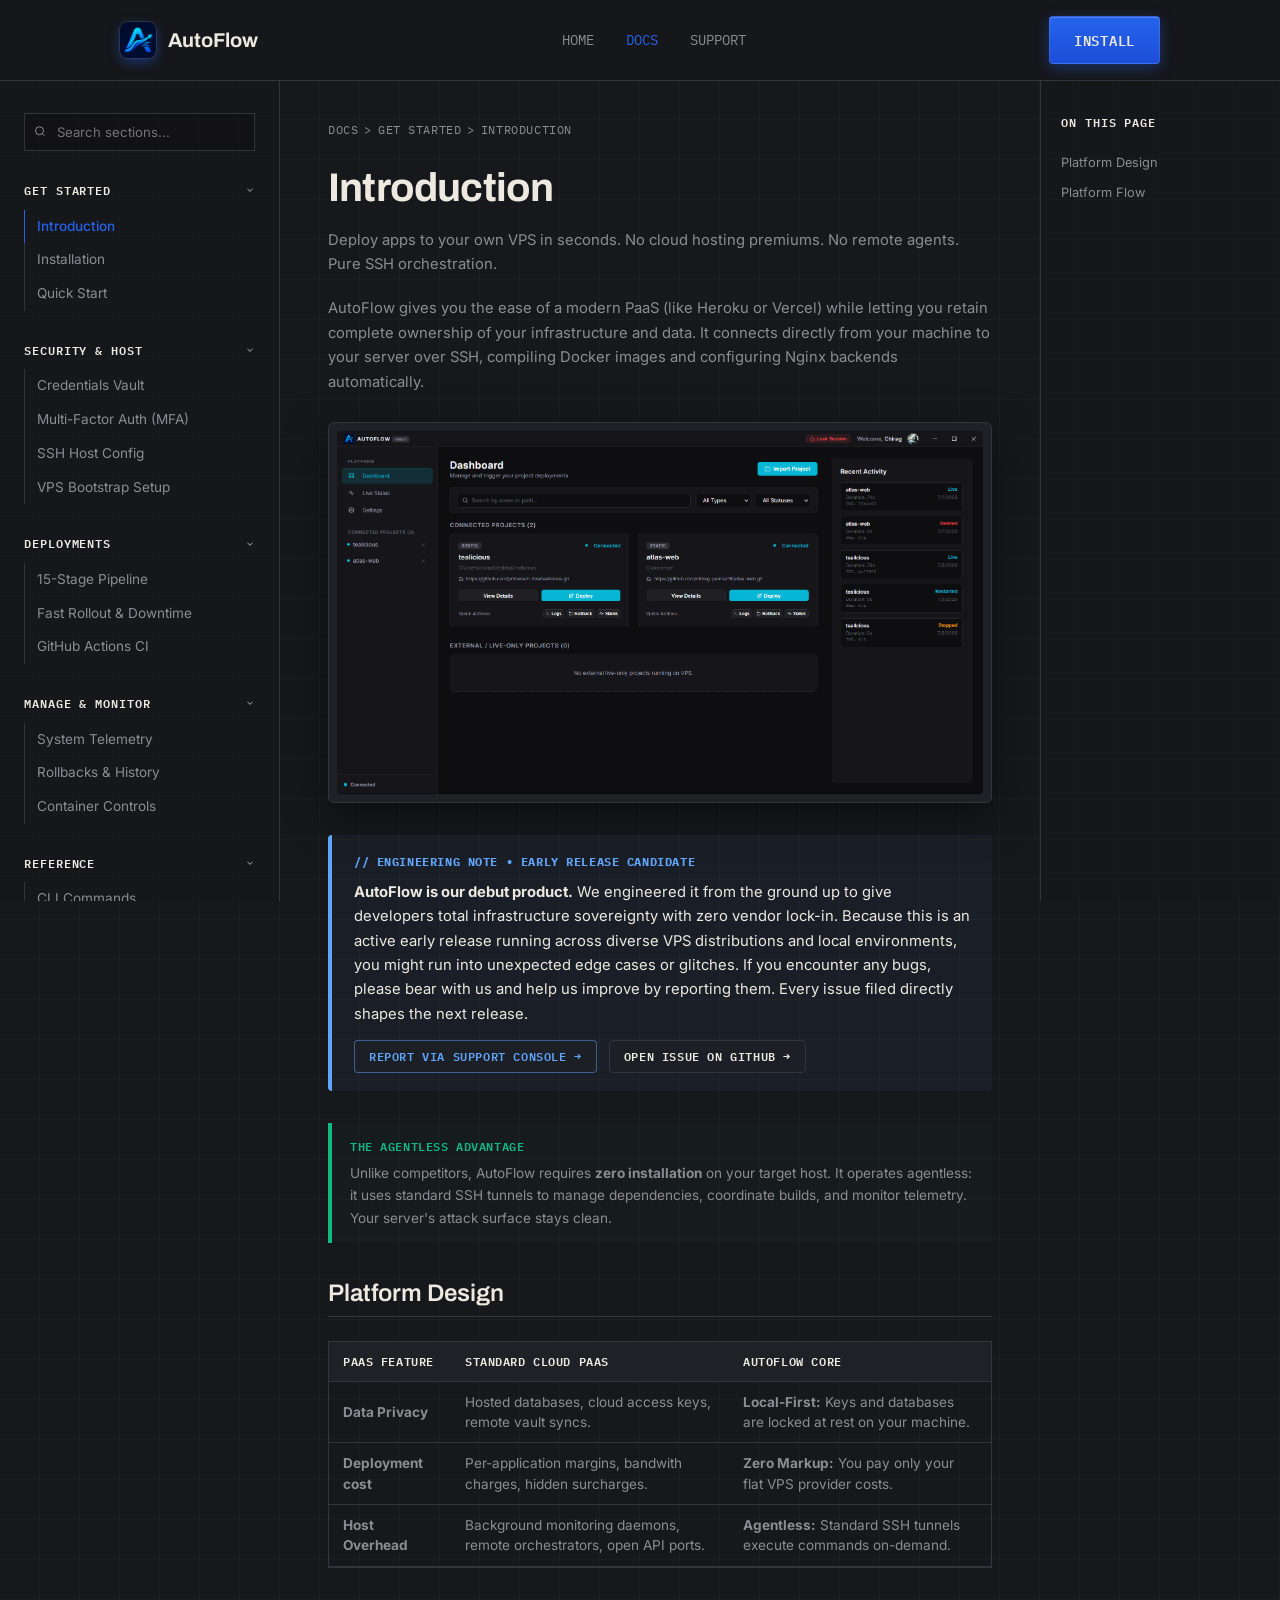
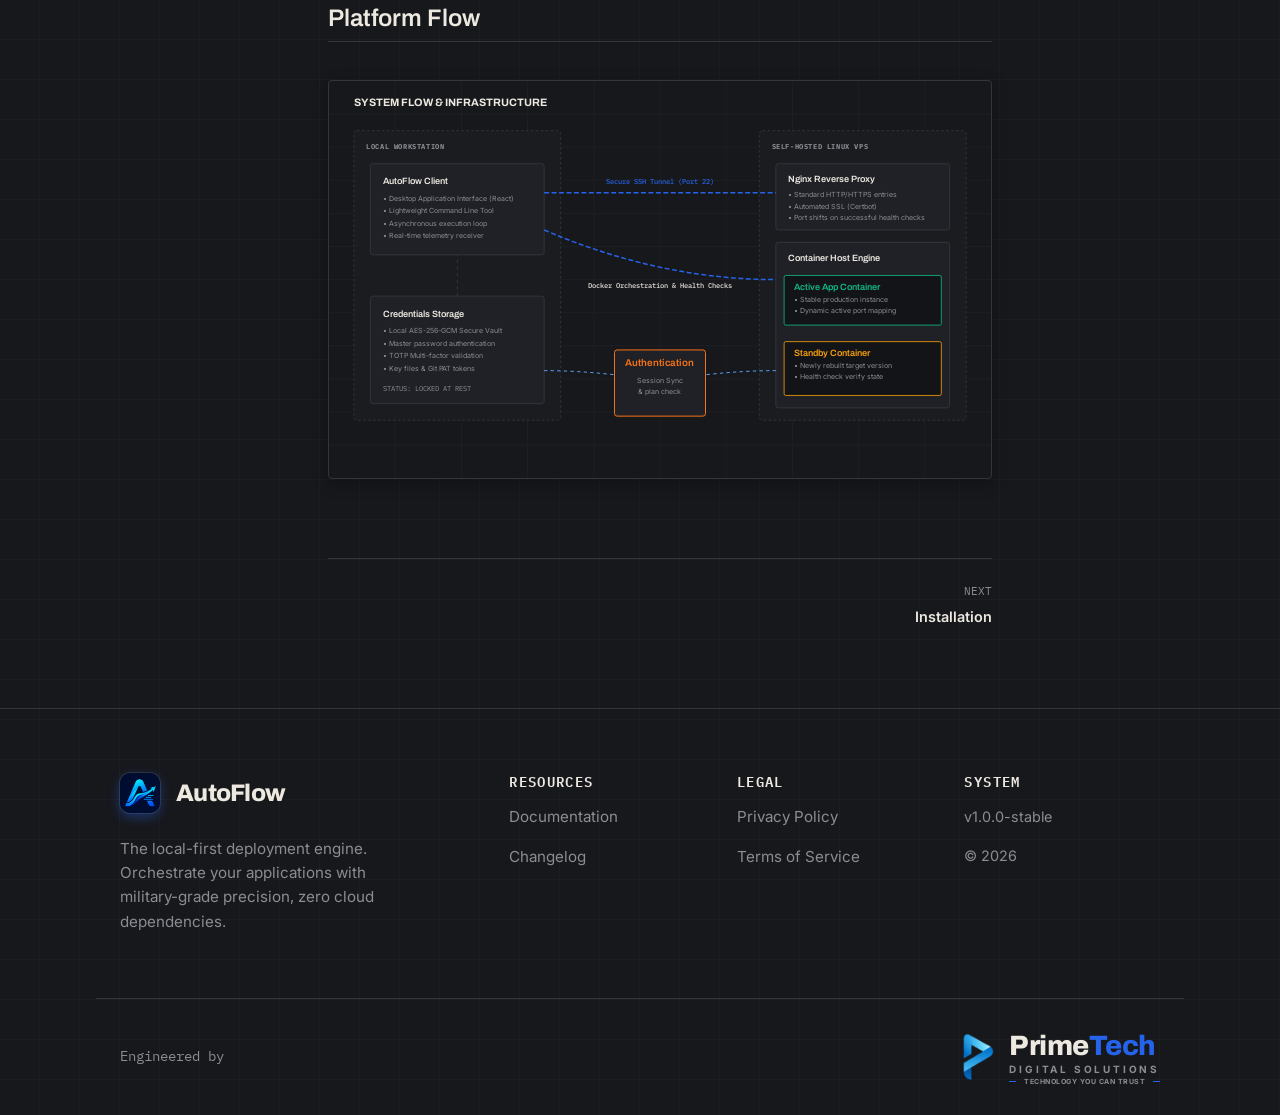
<file: docs.html>
<!DOCTYPE html>
<html lang="en">
<head>
  <meta charset="UTF-8">
  <meta name="viewport" content="width=device-width, initial-scale=1.0">
  <meta name="description" content="AutoFlow Technical Documentation. Learn agentless SSH deployments, multi-project container orchestration, fast rollouts with minimal downtime, and security vault specs.">
  <title>Documentation | AutoFlow - Local-First Deployment Engine</title>
  
  <link rel="canonical" href="https://autoflow.primetech.live/docs.html">
  <meta property="og:site_name" content="AutoFlow">
  <meta property="og:title" content="Documentation | AutoFlow - Local-First Deployment Engine">
  <meta property="og:description" content="Complete manual, architecture guides, and technical specifications for AutoFlow Desktop &amp; CLI.">
  <meta property="og:type" content="article">
  <meta property="og:url" content="https://autoflow.primetech.live/docs.html">
  <meta property="og:image" content="https://autoflow.primetech.live/Assets/icon-1.png">
  <meta property="og:image:alt" content="AutoFlow Documentation">
  <meta name="twitter:card" content="summary">
  <meta name="twitter:title" content="Documentation | AutoFlow">
  <meta name="twitter:description" content="Complete manual and technical specifications for AutoFlow Desktop &amp; CLI.">
  <meta name="twitter:image" content="https://autoflow.primetech.live/Assets/icon-1.png">
  <meta name="theme-color" content="#17181c">

  <link rel="preconnect" href="https://fonts.googleapis.com">
  <link rel="preconnect" href="https://fonts.gstatic.com" crossorigin>
  <link href="https://fonts.googleapis.com/css2?family=Archivo:wght@400;500;600;700&family=IBM+Plex+Mono:wght@400;500;600&family=Inter:wght@400;500;600&display=swap" rel="stylesheet">
  
  <link rel="stylesheet" href="styles.css">
  <link rel="icon" type="image/png" href="Assets/icon-1.png">

  <!-- Structured Data: TechArticle & BreadcrumbList -->
  <script type="application/ld+json">
  {
    "@context": "https://schema.org",
    "@graph": [
      {
        "@type": "BreadcrumbList",
        "itemListElement": [
          {
            "@type": "ListItem",
            "position": 1,
            "name": "Home",
            "item": "https://autoflow.primetech.live/"
          },
          {
            "@type": "ListItem",
            "position": 2,
            "name": "Documentation",
            "item": "https://autoflow.primetech.live/docs.html"
          }
        ]
      },
      {
        "@type": "TechArticle",
        "headline": "AutoFlow Technical Documentation",
        "description": "Comprehensive documentation for AutoFlow: agentless SSH deployment, container orchestration, minimal downtime rollouts, and desktop console.",
        "url": "https://autoflow.primetech.live/docs.html",
        "image": "https://autoflow.primetech.live/Assets/icon-1.png",
        "publisher": {
          "@type": "Organization",
          "name": "PrimeTech Digital Solutions",
          "url": "https://autoflow.primetech.live/"
        }
      }
    ]
  }
  </script>
  
  <style>
    :root {
      --sidebar-w: 280px;
      --toc-w: 240px;
      --header-h: 80px;
    }

    body {
      background-color: var(--c-graphite);
      color: var(--c-bone);
      font-family: var(--f-body);
      overflow-x: hidden;
    }

    /* Portal Layout Container */
    .portal-layout {
      display: grid;
      grid-template-columns: var(--sidebar-w) 1fr var(--toc-w);
      min-height: calc(100vh - var(--header-h));
      position: relative;
      min-width: 0;
    }

    /* Left Sticky Navigation */
    .portal-sidebar {
      position: sticky;
      top: var(--header-h);
      height: calc(100vh - var(--header-h));
      overflow-y: auto;
      border-right: 1px solid var(--c-hairline);
      padding: 32px 24px 100px 24px; /* Increased bottom padding */
      background: rgba(23, 24, 28, 0.4);
    }

    /* Custom Webkit Scrollbars for Sidebar and TOC */
    .portal-sidebar::-webkit-scrollbar,
    .portal-toc::-webkit-scrollbar {
      width: 5px;
    }
    .portal-sidebar::-webkit-scrollbar-track,
    .portal-toc::-webkit-scrollbar-track {
      background: transparent;
    }
    .portal-sidebar::-webkit-scrollbar-thumb,
    .portal-toc::-webkit-scrollbar-thumb {
      background: rgba(255, 255, 255, 0.1);
      border-radius: 4px;
      transition: background 0.2s ease;
    }
    .portal-sidebar:hover::-webkit-scrollbar-thumb,
    .portal-toc:hover::-webkit-scrollbar-thumb {
      background: rgba(255, 255, 255, 0.25);
    }

    /* Center Documentation Container */
    .portal-content {
      padding: 40px 48px 80px;
      max-width: 820px;
      margin: 0 auto;
      width: 100%;
      box-sizing: border-box;
      min-width: 0;
    }

    /* Right Table of Contents */
    .portal-toc {
      position: sticky;
      top: var(--header-h);
      height: calc(100vh - var(--header-h));
      overflow-y: auto;
      border-left: 1px solid var(--c-hairline);
      padding: 32px 20px 100px 20px;
      background: rgba(23, 24, 28, 0.2);
    }

    /* Search Component */
    .search-container {
      margin-bottom: 24px;
      position: relative;
    }
    .search-bar {
      width: 100%;
      background: rgba(0, 0, 0, 0.2);
      border: 1px solid var(--c-hairline);
      padding: 10px 14px 10px 32px;
      font-family: var(--f-body);
      font-size: 0.825rem;
      color: var(--c-bone);
      transition: all 0.2s ease;
    }
    .search-bar:focus {
      outline: none;
      border-color: var(--c-primary);
      box-shadow: 0 0 0 2px rgba(37, 99, 235, 0.2);
    }
    .search-icon-svg {
      position: absolute;
      left: 10px;
      top: 50%;
      transform: translateY(-50%);
      color: var(--c-slate);
      pointer-events: none;
    }

    /* Navigation styling */
    .nav-list-group {
      margin-bottom: 24px;
    }
    .nav-list-header {
      display: flex;
      align-items: center;
      justify-content: space-between;
      color: var(--c-bone);
      font-family: var(--f-mono);
      font-size: 0.725rem;
      font-weight: 600;
      text-transform: uppercase;
      letter-spacing: 0.08em;
      padding: 6px 0;
      cursor: pointer;
    }
    .nav-list-header svg {
      transition: transform 0.2s ease;
      color: var(--c-slate);
    }
    .nav-list-group.collapsed .nav-list-header svg {
      transform: rotate(-90deg);
    }
    .nav-list-items {
      list-style: none;
      padding: 0;
      margin: 4px 0 0 0;
    }
    .nav-list-group.collapsed .nav-list-items {
      display: none;
    }
    .nav-link-btn {
      display: block;
      color: var(--c-slate);
      text-decoration: none;
      font-size: 0.85rem;
      padding: 6px 0 6px 12px;
      border-left: 1px solid var(--c-hairline);
      cursor: pointer;
      transition: all 0.15s ease;
    }
    .nav-link-btn:hover {
      color: var(--c-bone);
      border-left-color: var(--c-slate);
    }
    .nav-link-btn.active {
      color: var(--c-primary);
      border-left-color: var(--c-primary);
      font-weight: 500;
    }

    /* Right Table of Contents Links */
    .toc-title {
      font-family: var(--f-mono);
      font-size: 0.725rem;
      font-weight: 600;
      text-transform: uppercase;
      letter-spacing: 0.08em;
      color: var(--c-bone);
      margin-bottom: 16px;
    }
    .toc-items {
      list-style: none;
      padding: 0;
      margin: 0;
    }
    .toc-link {
      display: block;
      color: var(--c-slate);
      font-size: 0.8rem;
      padding: 5px 0;
      text-decoration: none;
      text-overflow: ellipsis;
      white-space: nowrap;
      overflow: hidden;
      transition: color 0.15s ease;
      cursor: pointer;
    }
    .toc-link:hover {
      color: var(--c-bone);
    }

    /* Content Breadcrumbs */
    .breadcrumbs {
      display: flex;
      align-items: center;
      gap: 6px;
      font-family: var(--f-mono);
      font-size: 0.725rem;
      color: var(--c-slate);
      margin-bottom: 24px;
      text-transform: uppercase;
      letter-spacing: 0.05em;
    }

    /* Document Sections */
    .docs-section {
      display: none; /* Controlled via JS tabs */
      animation: fadeIn 0.25s ease-in-out;
    }
    @keyframes fadeIn {
      from { opacity: 0; transform: translateY(4px); }
      to { opacity: 1; transform: translateY(0); }
    }

    .docs-section h1 {
      font-size: 2.5rem;
      color: var(--c-bone);
      margin-bottom: 16px;
      font-weight: 700;
      letter-spacing: -0.02em;
    }
    .docs-section h2 {
      font-size: 1.5rem;
      color: var(--c-bone);
      margin-top: 36px;
      margin-bottom: 14px;
      font-weight: 600;
      border-bottom: 1px solid var(--c-hairline);
      padding-bottom: 8px;
    }
    .docs-section h3 {
      font-size: 1.15rem;
      color: var(--c-bone);
      margin-top: 24px;
      margin-bottom: 10px;
      font-weight: 600;
    }
    .docs-section p {
      color: var(--c-slate);
      font-size: 0.925rem;
      line-height: 1.65;
      margin-bottom: 20px;
    }
    .docs-section ul, .docs-section ol {
      color: var(--c-slate);
      margin-bottom: 20px;
      padding-left: 20px;
    }
    .docs-section li {
      margin-bottom: 6px;
      line-height: 1.55;
    }
    .docs-section code {
      font-family: var(--f-mono);
      font-size: 0.85em;
      background: rgba(0, 0, 0, 0.2);
      border: 1px solid var(--c-hairline);
      padding: 2px 6px;
      border-radius: 2px;
      color: #93c5fd;
    }

    /* Visual Screen Frames */
    .screen-frame {
      background: #1f2126;
      border: 1px solid var(--c-hairline);
      border-radius: 6px;
      padding: 8px;
      box-shadow: 0 12px 40px rgba(0, 0, 0, 0.5);
      margin: 28px 0;
      max-width: 100%;
      box-sizing: border-box;
    }
    .screen-frame-cli {
      position: relative;
      overflow: hidden;
    }
    .cli-callout-badge {
      position: absolute;
      left: 34%;
      bottom: 27%;
      background: #ef4444;
      color: #ffffff;
      font-family: var(--f-mono);
      font-size: 0.75rem;
      padding: 6px 12px;
      border-radius: 4px;
      box-shadow: 0 8px 24px rgba(0, 0, 0, 0.6);
      border: 1px solid rgba(255, 255, 255, 0.25);
      font-weight: 600;
      pointer-events: none;
      z-index: 10;
      letter-spacing: 0.02em;
      white-space: nowrap;
      max-width: 90%;
    }
    .screen-img {
      width: 100%;
      height: auto;
      border-radius: 4px;
      display: block;
    }

    /* Portrait Phone Mockup Frame */
    .phone-mockup-frame {
      max-width: 280px;
      margin: 28px auto;
      background: #101114;
      border: 10px solid #2d3139;
      border-radius: 32px;
      box-shadow: 0 20px 50px rgba(0, 0, 0, 0.7);
      overflow: hidden;
      position: relative;
    }
    .phone-mockup-img {
      width: 100%;
      height: auto;
      display: block;
    }

    /* SVGs & Diagrams */
    .architecture-svg {
      background: #17181c;
      border: 1px solid var(--c-hairline);
      border-radius: 4px;
      box-shadow: 0 4px 16px rgba(0, 0, 0, 0.3);
      margin: 24px 0;
    }
    .grid-bg { fill: none; stroke: #1f2126; stroke-width: 1; }
    .svg-title { fill: #ede9e1; font-family: var(--f-heading); font-size: 13px; font-weight: bold; }
    .group-box { fill: #1a1c20; stroke: #33353c; stroke-width: 1.2; stroke-dasharray: 3 3; rx: 4px; }
    .group-hdr { fill: #8b8d93; font-family: var(--f-mono); font-size: 9px; font-weight: bold; letter-spacing: 0.08em; }
    .node-box { fill: #1f2126; stroke: #33353c; stroke-width: 1.2; rx: 3px; }
    .node-hdr { fill: #ede9e1; font-family: var(--f-heading); font-size: 11px; font-weight: 600; }
    .node-desc { fill: #8b8d93; font-family: var(--f-body); font-size: 8.5px; }
    .inner-node { fill: #131417; stroke: #22242a; stroke-width: 1; rx: 2px; }
    .flow-line { fill: none; stroke: #33353c; stroke-width: 1.2; }
    .flow-line.active-ssh { stroke: #2563eb; stroke-width: 1.8; stroke-dasharray: 6 3; animation: march 10s linear infinite; }
    .flow-line.sync { stroke: #60a5fa; stroke-width: 1.2; stroke-dasharray: 4 4; animation: march-rev 12s linear infinite; }
    .flow-label { fill: #ede9e1; font-family: var(--f-mono); font-size: 8px; font-weight: 500; }
    .badge { fill: #2563eb; rx: 2px; }
    .badge-txt { fill: #ede9e1; font-family: var(--f-mono); font-size: 7.5px; font-weight: bold; text-anchor: middle; }
    @keyframes march { to { stroke-dashoffset: -80; } }
    @keyframes march-rev { to { stroke-dashoffset: 80; } }

    /* Comparison Tables */
    .docs-table {
      width: 100%;
      border-collapse: collapse;
      margin: 24px 0;
      font-size: 0.85rem;
      border: 1px solid var(--c-hairline);
      display: block;
      max-width: 100%;
      overflow-x: auto;
      -webkit-overflow-scrolling: touch;
    }
    .docs-table th {
      background-color: var(--c-panel);
      color: var(--c-bone);
      font-family: var(--f-mono);
      font-weight: 600;
      text-transform: uppercase;
      font-size: 0.725rem;
      letter-spacing: 0.05em;
      text-align: left;
      padding: 10px 14px;
      border-bottom: 1px solid var(--c-hairline);
    }
    .docs-table td {
      padding: 10px 14px;
      border-bottom: 1px solid var(--c-hairline);
      color: var(--c-slate);
      line-height: 1.5;
    }
    .docs-table tr:hover td {
      color: var(--c-bone);
      background-color: rgba(255, 255, 255, 0.01);
    }

    /* Callout Blocks */
    .callout {
      padding: 14px 18px;
      margin: 24px 0;
      border-left: 4px solid var(--c-primary);
      background: rgba(37, 99, 235, 0.02);
      position: relative;
    }
    .callout-title {
      font-family: var(--f-mono);
      font-size: 0.725rem;
      font-weight: 600;
      letter-spacing: 0.05em;
      text-transform: uppercase;
      margin-bottom: 6px;
      color: var(--c-bone);
    }
    .callout.tip {
      border-left-color: #10b981;
      background: rgba(16, 185, 129, 0.02);
    }
    .callout.tip .callout-title { color: #10b981; }
    .callout.warning {
      border-left-color: #f59e0b;
      background: rgba(245, 158, 11, 0.02);
    }
    .callout.warning .callout-title { color: #f59e0b; }
    .callout.error {
      border-left-color: #ef4444;
      background: rgba(239, 68, 68, 0.02);
    }
    .callout.error .callout-title { color: #ef4444; }
    .callout p {
      margin: 0 !important;
      font-size: 0.85rem !important;
      color: var(--c-slate) !important;
    }

    /* Code & CLI Snippet Wrap */
    .code-wrapper {
      margin: 20px 0;
      background: #0d0e12;
      border: 1px solid var(--c-hairline);
      overflow: hidden;
      border-radius: 4px;
    }
    .code-header {
      display: flex;
      justify-content: space-between;
      align-items: center;
      padding: 8px 14px;
      background: rgba(0, 0, 0, 0.25);
      border-bottom: 1px solid var(--c-hairline);
      font-family: var(--f-mono);
      font-size: 0.7rem;
      color: var(--c-slate);
    }
    .code-body {
      padding: 14px;
      overflow-x: auto;
      margin: 0;
    }
    .code-body code {
      font-family: var(--f-mono);
      font-size: 0.825rem;
      color: #93c5fd;
      white-space: pre;
      line-height: 1.5;
      background: none;
      border: none;
      padding: 0;
    }
    .code-body code .cmd-prompt { color: #38bdf8; user-select: none; }
    .code-body code .comment { color: #575a66; }
    .code-body code .string { color: #10b981; }
    .code-body code .key { color: #a855f7; }
    .code-body code .number { color: #f59e0b; }

    /* Next/Prev Section Navigator */
    .nav-links {
      display: flex;
      justify-content: space-between;
      margin-top: 48px;
      padding-top: 24px;
      border-top: 1px solid var(--c-hairline);
    }
    .nav-link {
      display: flex;
      flex-direction: column;
      text-decoration: none;
      cursor: pointer;
    }
    .nav-link.next {
      align-items: flex-end;
      text-align: right;
    }
    .nav-label {
      font-family: var(--f-mono);
      font-size: 0.675rem;
      color: var(--c-slate);
      text-transform: uppercase;
      margin-bottom: 4px;
    }
    .nav-title {
      font-size: 0.9rem;
      color: var(--c-bone);
      font-weight: 600;
    }
    .nav-link:hover .nav-title {
      color: var(--c-primary);
    }

    /* Floating / Mobile sidebar controls */
    .mobile-sidebar-toggle {
      display: none;
      position: fixed;
      bottom: 24px;
      right: 24px;
      background: var(--c-primary);
      color: var(--c-bone);
      border: none;
      padding: 12px 16px;
      font-family: var(--f-mono);
      font-size: 0.8rem;
      font-weight: bold;
      border-radius: 30px;
      box-shadow: 0 4px 12px rgba(0, 0, 0, 0.4);
      cursor: pointer;
      z-index: 1000;
    }

    /* Responsive adjustments */
    @media (max-width: 1024px) {
      .portal-layout {
        grid-template-columns: 240px 1fr;
        min-width: 0;
      }
      .portal-toc {
        display: none;
      }
      .portal-sidebar {
        width: 240px;
        padding: 24px 16px 100px 16px;
      }
      .portal-content {
        padding: 32px 28px 80px;
        min-width: 0;
      }
      .cli-callout-badge {
        font-size: 0.65rem;
        padding: 4px 10px;
        left: 30%;
        bottom: 25%;
      }
    }

    @media (max-width: 768px) {
      .portal-layout {
        grid-template-columns: 100%;
        min-width: 0;
      }
      .portal-sidebar {
        display: none;
        position: fixed;
        top: var(--header-h, 80px);
        left: 0;
        bottom: 0;
        width: 280px;
        max-width: 85vw;
        z-index: 999;
        background: #17181c;
        border-right: 1px solid var(--c-hairline);
        box-shadow: 4px 0 24px rgba(0, 0, 0, 0.7);
      }
      .portal-sidebar.active {
        display: block;
      }
      .mobile-sidebar-toggle {
        display: block;
      }
      .portal-content {
        padding: 24px 16px 80px;
        min-width: 0;
        max-width: 100%;
      }
      .docs-section h1 {
        font-size: clamp(1.75rem, 5vw, 2.25rem);
      }
      .docs-section h2 {
        font-size: 1.35rem;
        margin-top: 28px;
      }
      .docs-section h3 {
        font-size: 1.05rem;
      }
      .nav-links {
        flex-direction: column;
        gap: 16px;
      }
      .nav-link.next {
        align-items: flex-start;
        text-align: left;
      }
      .screen-frame {
        margin: 20px 0;
        padding: 6px;
      }
      .cli-callout-badge {
        font-size: clamp(0.48rem, 1.8vw, 0.6rem);
        padding: 3px 7px;
        border-radius: 3px;
        left: 20%;
        bottom: 23%;
        box-shadow: 0 4px 12px rgba(0, 0, 0, 0.5);
      }
      .two-surfaces {
        padding-bottom: 30px !important;
      }
      .two-surfaces .instrument-panel {
        width: 100% !important;
      }
      .two-surfaces .mobile-surface {
        width: 130px !important;
        border-width: 4px !important;
        border-radius: 18px !important;
      }
      .two-surfaces .mobile-surface img {
        border-radius: 14px !important;
      }
    }

    @media (max-width: 480px) {
      .portal-content {
        padding: 20px 12px 80px;
      }
      .docs-section h1 {
        font-size: clamp(1.5rem, 6vw, 1.85rem);
      }
      .breadcrumbs {
        font-size: 0.65rem;
        flex-wrap: wrap;
      }
      .code-body {
        padding: 10px 12px;
      }
      .code-body code {
        font-size: 0.75rem;
      }
      .callout {
        padding: 12px 14px;
      }
      .screen-frame {
        padding: 4px;
        margin: 16px 0;
      }
      .cli-callout-badge {
        font-size: clamp(0.42rem, 1.7vw, 0.52rem);
        padding: 2px 6px;
        border-radius: 2px;
        left: 14%;
        bottom: 22%;
        box-shadow: 0 2px 8px rgba(0, 0, 0, 0.5);
      }
      .docs-section ul, .docs-section ol {
        padding-left: 18px;
      }
    }
  </style>
  <link rel="icon" type="image/png" href="Assets/icon-1.png">

  <!-- JSON-LD TechArticle Structured Data for SEO -->
  <script type="application/ld+json">
  {
    "@context": "https://schema.org",
    "@type": "TechArticle",
    "headline": "AutoFlow Technical Documentation",
    "description": "Agentless SSH deployment orchestration, multi-project container management, and local encryption specifications.",
    "url": "https://autoflow.primetech.live/docs.html",
    "author": {
      "@type": "Organization",
      "name": "PrimeTech Digital Solutions"
    }
  }
  </script>
</head>
<body>
  <!-- Header -->
  <header class="site-header" id="header">
    <div class="container header-inner">
      <a href="/" class="logo">
        <img src="Assets/icon-1.png" alt="AutoFlow Icon" class="logo-img">
        <span class="logo-text">AutoFlow</span>
      </a>
      <nav class="main-nav">
        <a href="/">HOME</a>
        <a href="docs.html" class="active">DOCS</a>
        <a href="support.html">SUPPORT</a>
      </nav>
      <div class="header-actions">
        <a href="/#install" class="btn btn-primary" style="text-transform: uppercase;">Install</a>
      </div>
      <button class="mobile-nav-toggle" aria-label="Toggle navigation" aria-expanded="false">
        <svg width="22" height="22" viewBox="0 0 24 24" fill="none" stroke="currentColor" stroke-width="2" stroke-linecap="round" stroke-linejoin="round">
          <line x1="3" y1="12" x2="21" y2="12"></line>
          <line x1="3" y1="6" x2="21" y2="6"></line>
          <line x1="3" y1="18" x2="21" y2="18"></line>
        </svg>
      </button>
    </div>
    <div class="mobile-nav-drawer" id="mobileNavDrawerDocs">
      <a href="/">HOME</a>
      <a href="docs.html" class="active">DOCS</a>
      <a href="support.html">SUPPORT</a>
      <div class="drawer-cta">
        <a href="/#install" class="btn btn-primary" style="text-align: center; text-transform: uppercase;">Install AutoFlow</a>
        <a href="https://apps.microsoft.com/detail/9N9064GN25F1" target="_blank" rel="noopener noreferrer" class="btn btn-secondary" style="text-align: center;">Microsoft Store</a>
      </div>
    </div>
  </header>

  <!-- Portal Layout -->
  <main class="portal-layout">
    
    <!-- Left Navigation Sidebar -->
    <aside class="portal-sidebar" id="sidebar">
      <div class="search-container">
        <span class="search-icon-svg">
          <svg width="12" height="12" viewBox="0 0 24 24" fill="none" stroke="currentColor" stroke-width="2"><circle cx="11" cy="11" r="8"/><line x1="21" y1="21" x2="16.65" y2="16.65"/></svg>
        </span>
        <input type="text" placeholder="Search sections..." class="search-bar" id="searchBar">
      </div>

      <div id="searchFailMessage" style="color: var(--c-slate); font-size: 0.8rem; text-align: center; display: none; padding: 12px 0;">No matching sections.</div>

      <nav id="sidebarNav">
        <!-- Group 1: Get Started -->
        <div class="nav-list-group" data-group="get-started">
          <div class="nav-list-header">
            <span>Get Started</span>
            <svg width="10" height="10" viewBox="0 0 24 24" fill="none" stroke="currentColor" stroke-width="2.5"><polyline points="6 9 12 15 18 9"/></svg>
          </div>
          <ul class="nav-list-items">
            <li><a data-target="#intro" class="nav-link-btn active">Introduction</a></li>
            <li><a data-target="#install" class="nav-link-btn">Installation</a></li>
            <li><a data-target="#quickstart" class="nav-link-btn">Quick Start</a></li>
          </ul>
        </div>

        <!-- Group 2: Host & Security -->
        <div class="nav-list-group" data-group="security">
          <div class="nav-list-header">
            <span>Security &amp; Host</span>
            <svg width="10" height="10" viewBox="0 0 24 24" fill="none" stroke="currentColor" stroke-width="2.5"><polyline points="6 9 12 15 18 9"/></svg>
          </div>
          <ul class="nav-list-items">
            <li><a data-target="#vault" class="nav-link-btn">Credentials Vault</a></li>
            <li><a data-target="#mfa" class="nav-link-btn">Multi-Factor Auth (MFA)</a></li>
            <li><a data-target="#ssh" class="nav-link-btn">SSH Host Config</a></li>
            <li><a data-target="#bootstrap" class="nav-link-btn">VPS Bootstrap Setup</a></li>
          </ul>
        </div>



        <!-- Group 4: Deployment Engine -->
        <div class="nav-list-group" data-group="deployments">
          <div class="nav-list-header">
            <span>Deployments</span>
            <svg width="10" height="10" viewBox="0 0 24 24" fill="none" stroke="currentColor" stroke-width="2.5"><polyline points="6 9 12 15 18 9"/></svg>
          </div>
          <ul class="nav-list-items">
            <li><a data-target="#pipeline" class="nav-link-btn">15-Stage Pipeline</a></li>
            <li><a data-target="#downtime" class="nav-link-btn">Fast Rollout &amp; Downtime</a></li>
            <li><a data-target="#ci" class="nav-link-btn">GitHub Actions CI</a></li>
          </ul>
        </div>

        <!-- Group 5: Control & Telemetry -->
        <div class="nav-list-group" data-group="control">
          <div class="nav-list-header">
            <span>Manage &amp; Monitor</span>
            <svg width="10" height="10" viewBox="0 0 24 24" fill="none" stroke="currentColor" stroke-width="2.5"><polyline points="6 9 12 15 18 9"/></svg>
          </div>
          <ul class="nav-list-items">
            <li><a data-target="#telemetry" class="nav-link-btn">System Telemetry</a></li>
            <li><a data-target="#rollbacks" class="nav-link-btn">Rollbacks &amp; History</a></li>
            <li><a data-target="#containers" class="nav-link-btn">Container Controls</a></li>
          </ul>
        </div>

        <!-- Group 6: Reference -->
        <div class="nav-list-group" data-group="reference">
          <div class="nav-list-header">
            <span>Reference</span>
            <svg width="10" height="10" viewBox="0 0 24 24" fill="none" stroke="currentColor" stroke-width="2.5"><polyline points="6 9 12 15 18 9"/></svg>
          </div>
          <ul class="nav-list-items">
            <li><a data-target="#cli" class="nav-link-btn">CLI Commands</a></li>
            <li><a data-target="#troubleshooting" class="nav-link-btn">Troubleshooting</a></li>
          </ul>
        </div>
      </nav>
    </aside>

    <!-- Center Content Panel -->
    <section class="portal-content" id="portalContent">
      <div class="breadcrumbs" id="breadcrumbs">
        <span>Docs</span> &gt; <span id="breadcrumbGroup">Get Started</span> &gt; <span id="breadcrumbSection">Introduction</span>
      </div>

      <!-- Content sections loaded dynamically -->
      <div class="section-container">
        
        <!-- SECTION: INTRO -->
        <section class="docs-section" id="intro">
          <h1>Introduction</h1>
          <p>Deploy apps to your own VPS in seconds. No cloud hosting premiums. No remote agents. Pure SSH orchestration.</p>
          <p>AutoFlow gives you the ease of a modern PaaS (like Heroku or Vercel) while letting you retain complete ownership of your infrastructure and data. It connects directly from your machine to your server over SSH, compiling Docker images and configuring Nginx backends automatically.</p>

          <div class="screen-frame">
            <img src="Assets/Dashboard/Dashboard.png" alt="AutoFlow Desktop Interface Dashboard" class="screen-img">
          </div>

          <!-- Early Release & Community Feedback Callout -->
          <div class="callout warning" style="border-left-color: var(--c-signal); background: rgba(96, 165, 250, 0.05); padding: 18px 22px; border-radius: 4px; margin: 32px 0;">
            <div class="callout-title" style="color: var(--c-signal); display: flex; align-items: center; gap: 8px; font-weight: 700;">
              <span>// ENGINEERING NOTE &bull; EARLY RELEASE CANDIDATE</span>
            </div>
            <p style="color: var(--c-bone) !important; font-size: 0.925rem !important; margin-top: 8px !important; line-height: 1.65 !important;">
              <strong>AutoFlow is our debut product.</strong> We engineered it from the ground up to give developers total infrastructure sovereignty with zero vendor lock-in. Because this is an active early release running across diverse VPS distributions and local environments, you might run into unexpected edge cases or glitches. If you encounter any bugs, please bear with us and help us improve by reporting them. Every issue filed directly shapes the next release.
            </p>
            <div style="margin-top: 14px; display: flex; gap: 12px; align-items: center; flex-wrap: wrap;">
              <a href="support.html" class="btn btn-secondary" style="padding: 6px 14px; font-size: 0.75rem; text-decoration: none; border-color: rgba(96, 165, 250, 0.5); color: var(--c-signal);">
                Report via Support Console &rarr;
              </a>
              <a href="https://github.com/primetech-live/Autoflow-Release/issues" target="_blank" rel="noopener noreferrer" class="btn btn-secondary" style="padding: 6px 14px; font-size: 0.75rem; text-decoration: none;">
                Open Issue on GitHub &rarr;
              </a>
            </div>
          </div>

          <div class="callout tip">
            <div class="callout-title">The Agentless Advantage</div>
            <p>Unlike competitors, AutoFlow requires <strong>zero installation</strong> on your target host. It operates agentless: it uses standard SSH tunnels to manage dependencies, coordinate builds, and monitor telemetry. Your server's attack surface stays clean.</p>
          </div>

          <h2>Platform Design</h2>
          <table class="docs-table">
            <thead>
              <tr>
                <th>PaaS Feature</th>
                <th>Standard Cloud PaaS</th>
                <th>AutoFlow Core</th>
              </tr>
            </thead>
            <tbody>
              <tr>
                <td><strong>Data Privacy</strong></td>
                <td>Hosted databases, cloud access keys, remote vault syncs.</td>
                <td><strong>Local-First:</strong> Keys and databases are locked at rest on your machine.</td>
              </tr>
              <tr>
                <td><strong>Deployment cost</strong></td>
                <td>Per-application margins, bandwith charges, hidden surcharges.</td>
                <td><strong>Zero Markup:</strong> You pay only your flat VPS provider costs.</td>
              </tr>
              <tr>
                <td><strong>Host Overhead</strong></td>
                <td>Background monitoring daemons, remote orchestrators, open API ports.</td>
                <td><strong>Agentless:</strong> Standard SSH tunnels execute commands on-demand.</td>
              </tr>
            </tbody>
          </table>

          <h2>Platform Flow</h2>
          <svg viewBox="0 0 800 480" width="100%" height="auto" xmlns="http://www.w3.org/2000/svg" class="architecture-svg">
            <defs>
              <linearGradient id="panel-grad" x1="0%" y1="0%" x2="100%" y2="100%">
                <stop offset="0%" stop-color="#1f2126" />
                <stop offset="100%" stop-color="#17181c" />
              </linearGradient>
              <filter id="glow" x="-10%" y="-10%" width="120%" height="120%">
                <feGaussianBlur stdDeviation="2" result="blur" />
                <feComposite in="SourceGraphic" in2="blur" operator="over" />
              </filter>
            </defs>
            <g>
              <path d="M 0,40 L 800,40 M 0,80 L 800,80 M 0,120 L 800,120 M 0,160 L 800,160 M 0,200 L 800,200 M 0,240 L 800,240 M 0,280 L 800,280 M 0,320 L 800,320 M 0,360 L 800,360 M 0,400 L 800,400 M 0,440 L 800,440" class="grid-bg" />
              <path d="M 80,0 L 80,480 M 160,0 L 160,480 M 240,0 L 240,480 M 320,0 L 320,480 M 400,0 L 400,480 M 480,0 L 480,480 M 560,0 L 560,480 M 640,0 L 640,480 M 720,0 L 720,480" class="grid-bg" />
            </g>
            <text x="30" y="30" class="svg-title">SYSTEM FLOW &amp; INFRASTRUCTURE</text>

            <rect x="30" y="60" width="250" height="350" class="group-box" />
            <text x="45" y="82" class="group-hdr">LOCAL WORKSTATION</text>
            <g>
              <rect x="50" y="100" width="210" height="110" class="node-box" />
              <text x="65" y="125" class="node-hdr">AutoFlow Client</text>
              <text x="65" y="145" class="node-desc">• Desktop Application Interface (React)</text>
              <text x="65" y="160" class="node-desc">• Lightweight Command Line Tool</text>
              <text x="65" y="175" class="node-desc">• Asynchronous execution loop</text>
              <text x="65" y="190" class="node-desc">• Real-time telemetry receiver</text>
            </g>
            <g>
              <rect x="50" y="260" width="210" height="130" class="node-box" />
              <text x="65" y="285" class="node-hdr">Credentials Storage</text>
              <text x="65" y="305" class="node-desc">• Local AES-256-GCM Secure Vault</text>
              <text x="65" y="320" class="node-desc">• Master password authentication</text>
              <text x="65" y="335" class="node-desc">• TOTP Multi-factor validation</text>
              <text x="65" y="350" class="node-desc">• Key files &amp; Git PAT tokens</text>
              <text x="65" y="375" class="node-desc" fill="#60a5fa" style="font-family:var(--f-mono);">STATUS: LOCKED AT REST</text>
            </g>

            <rect x="520" y="60" width="250" height="350" class="group-box" />
            <text x="535" y="82" class="group-hdr">SELF-HOSTED LINUX VPS</text>
            <g>
              <rect x="540" y="100" width="210" height="80" class="node-box" />
              <text x="555" y="122" class="node-hdr">Nginx Reverse Proxy</text>
              <text x="555" y="140" class="node-desc">• Standard HTTP/HTTPS entries</text>
              <text x="555" y="155" class="node-desc">• Automated SSL (Certbot)</text>
              <text x="555" y="168" class="node-desc">• Port shifts on successful health checks</text>
            </g>
            <g>
              <rect x="540" y="195" width="210" height="200" class="node-box" />
              <text x="555" y="217" class="node-hdr">Container Host Engine</text>
              <g>
                <rect x="550" y="235" width="190" height="60" class="inner-node" style="stroke: #10b981;" />
                <text x="562" y="252" class="node-hdr" style="font-size:11px; fill:#10b981;">Active App Container</text>
                <text x="562" y="267" class="node-desc">• Stable production instance</text>
                <text x="562" y="280" class="node-desc">• Dynamic active port mapping</text>
              </g>
              <g>
                <rect x="550" y="315" width="190" height="65" class="inner-node" style="stroke: #f59e0b;" />
                <text x="562" y="332" class="node-hdr" style="font-size:11px; fill:#f59e0b;">Standby Container</text>
                <text x="562" y="347" class="node-desc">• Newly rebuilt target version</text>
                <text x="562" y="360" class="node-desc">• Health check verify state</text>
              </g>
            </g>

            <path d="M 260,135 L 540,135" class="flow-line active-ssh" />
            <text x="400" y="125" class="flow-label" style="text-anchor: middle; fill: #2563eb;">Secure SSH Tunnel (Port 22)</text>
            <path d="M 260,180 Q 400,240 540,240" class="flow-line active-ssh" />
            <text x="400" y="250" class="flow-label" style="text-anchor: middle; fill: #ede9e1; font-size: 8px;">Docker Orchestration &amp; Health Checks</text>
            <path d="M 155,260 L 155,210" class="flow-line" style="stroke: #33353c; stroke-dasharray: 4 4;" />
            
            <g>
              <rect x="345" y="325" width="110" height="80" class="node-box" style="stroke: #f97316;" />
              <text x="400" y="345" class="node-hdr" style="font-size: 12px; text-anchor: middle; fill: #f97316;">Authentication</text>
              <text x="400" y="365" class="node-desc" style="text-anchor: middle;">Session Sync</text>
              <text x="400" y="378" class="node-desc" style="text-anchor: middle;">&amp; plan check</text>
            </g>
            <path d="M 260,350 Q 300,350 345,355" class="flow-line sync" />
            <path d="M 540,350 Q 500,350 455,355" class="flow-line sync" />
          </svg>

          <div class="nav-links">
            <span></span>
            <a data-link="#install" class="nav-link next">
              <span class="nav-label">Next</span>
              <span class="nav-title">Installation</span>
            </a>
          </div>
        </section>

        <!-- SECTION: INSTALLATION -->
        <section class="docs-section" id="install">
          <h1>Installation</h1>
          <p>Get up and running with the desktop dashboard or the command-line helper.</p>

          <h2>Requirements</h2>
          <table class="docs-table">
            <thead>
              <tr>
                <th>System</th>
                <th>Supported Versions</th>
                <th>Sizing Limits</th>
              </tr>
            </thead>
            <tbody>
              <tr>
                <td><strong>Your Machine</strong></td>
                <td>Windows 10/11 (64-bit), macOS Catalina+, Linux (Ubuntu/Debian)</td>
                <td>2-Core CPU, 4GB RAM minimum</td>
              </tr>
              <tr>
                <td><strong>Your Server (VPS)</strong></td>
                <td>Ubuntu 20.04 / 22.04 LTS, Debian 11 / 12</td>
                <td>1-Core CPU, 1GB RAM minimum (2GB recommended for builds)</td>
              </tr>
            </tbody>
          </table>

          <h2>Install Client Application</h2>
          <p>Pick the binary that matches your operating system:</p>
          <ul>
            <li><strong>Windows:</strong> Download the installer executable (<code>.exe</code> or <code>.msi</code>), run the installation wizard, and open AutoFlow from the Start menu.</li>
            <li><strong>macOS:</strong> Download the disk image (<code>.dmg</code>), mount it, and drag the AutoFlow app icon into your local <code>/Applications</code> directory.</li>
            <li><strong>Linux:</strong> Download the standalone <code>.AppImage</code>. Give it execution permissions and run:</li>
          </ul>

          <div class="code-wrapper">
            <div class="code-header"><span>Terminal</span></div>
            <pre class="code-body"><code><span class="cmd-prompt">$</span> chmod +x autoflow-client.AppImage
<span class="cmd-prompt">$</span> ./autoflow-client.AppImage</code></pre>
          </div>

          <h2>Activate CLI</h2>
          <p>No npm wrappers required. To invoke deployments directly from your terminal, link the compiled command-line helper to your system path:</p>
          <ol>
            <li>Launch the desktop client.</li>
            <li>Go to the <strong>Settings</strong> panel.</li>
            <li>Find the <strong>CLI Assistant</strong> toggle and click <strong>"Install Global CLI"</strong>.</li>
            <li>Approve the system permissions dialog to bind the `autoflow` command symlink to your terminal path.</li>
          </ol>

          <div class="screen-frame screen-frame-cli">
            <img src="Assets/CLI/global_Terminal_integration.png" alt="AutoFlow CLI Settings Integration Page" class="screen-img">
            <div class="cli-callout-badge">
              Install Global CLI from here &rarr;
            </div>
          </div>

          <div class="nav-links">
            <a data-link="#intro" class="nav-link">
              <span class="nav-label">Previous</span>
              <span class="nav-title">Introduction</span>
            </a>
            <a data-link="#quickstart" class="nav-link next">
              <span class="nav-label">Next</span>
              <span class="nav-title">Quick Start</span>
            </a>
          </div>
        </section>

        <!-- SECTION: QUICKSTART -->
        <section class="docs-section" id="quickstart">
          <h1>Quick Start</h1>
          <p>From clean install to first deployment in three steps.</p>

          <h2>1. Setup Security &amp; Onboarding</h2>
          <p>When launching AutoFlow for the first time, the onboarding assistant will guide you through theme selection, server connection, and credentials vault configuration:</p>
          <ol>
            <li>Choose your preferred theme style (Dark Mode default).</li>
            <div class="screen-frame">
              <img src="Assets/Onboarding/theme_selection.png" alt="AutoFlow Onboarding Theme Selection" class="screen-img">
            </div>
            <li>Enter your target host VPS IP address, SSH port, user account, and private key path.</li>
            <div class="screen-frame">
              <img src="Assets/Server/server_setup.png" alt="AutoFlow Onboarding Server Setup" class="screen-img">
            </div>
            <li>Set your <strong>Master Password</strong> to encrypt credentials locally, and sign in with your Google account.</li>
            <div class="screen-frame">
              <img src="Assets/Onboarding/security_setup.png" alt="AutoFlow Credentials Security Setup" class="screen-img">
            </div>
            <li>Scan the generated QR code with Google Authenticator or your password manager, and enter the 6-digit TOTP confirmation pin.</li>
          </ol>

          <h2>2. Connect and Provision Host</h2>
          <p>Navigate to <strong>Settings</strong> to verify server health and install necessary deployment engines:</p>
          <ul>
            <li>Click <strong>"Test Connection"</strong> to verify SSH handshake stability.</li>
            <li>Scroll down to <strong>Server Requirements</strong> and click <strong>"Run Dependency Check"</strong>.</li>
            <li>If any dependencies (Docker, Compose, Nginx, Certbot) are missing, click <strong>"Install Required Packages"</strong> to launch the automated provisioning bridge.</li>
          </ul>
          <div class="screen-frame">
            <img src="Assets/Server/server_dependency_check_and_install.png" alt="AutoFlow Server Dependency Installation Setup" class="screen-img">
          </div>

          <h2>3. Link and Deploy App</h2>
          <p>Import your project folder and start the build:</p>
          <ol>
            <li>Go back to the main dashboard and click <strong>"Add Project"</strong>. Select your project folder on disk.</li>
            <div class="screen-frame">
              <img src="Assets/Dashboard/import_project.png" alt="AutoFlow Import Project Selection" class="screen-img">
            </div>
            <li>AutoFlow will scan your project, detect the framework, and write the configurations.</li>
            <li>Define your port assignment. Click <strong>"Initialize Project"</strong>.</li>
            <li>Click <strong>"Deploy"</strong>. AutoFlow will clone your repo, compile your container on the server, run health checks, and route web traffic without dropping a single active packet.</li>
            <div class="screen-frame">
              <img src="Assets/Dashboard/deploy_project.png" alt="AutoFlow Active Project Deployment Status" class="screen-img">
            </div>
          </ol>

          <div class="screen-frame">
            <img src="Assets/Dashboard/project_overview.png" alt="AutoFlow Desktop Interface Project Overview" class="screen-img">
          </div>

          <div class="nav-links">
            <a data-link="#install" class="nav-link">
              <span class="nav-label">Previous</span>
              <span class="nav-title">Installation</span>
            </a>
            <a data-link="#vault" class="nav-link next">
              <span class="nav-label">Next</span>
              <span class="nav-title">Credentials Vault</span>
            </a>
          </div>
        </section>

        <!-- SECTION: VAULT -->
        <section class="docs-section" id="vault">
          <h1>Credentials Vault</h1>
          <p>Your keys stay on your machine. Encrypted at rest, decrypted only in-memory when running actions.</p>

          <div class="screen-frame">
            <img src="Assets/Onboarding/Vault_common_login_screen.png" alt="AutoFlow Desktop Interface Credentials Vault Screen" class="screen-img">
          </div>

          <h2>Security Architecture</h2>
          <p>All host credentials, passwords, private keys, and git access tokens are written to a local database file. Decrypted credentials reside strictly in volatile memory during SSH commands execution loops and are instantly flushed.</p>

          <ul>
            <li><strong>Storage Path:</strong> <code>~/.autoflow/vault.json</code>, secured with local file permissions (<code>chmod 0600</code>).</li>
            <li><strong>Encryption Cipher:</strong> AES-256-GCM. Decryption keys are derived using <code>scryptSync</code> with a 16-byte random unique salt.</li>
            <li><strong>Master Key Derivation:</strong> Password verified using PBKDF2 with 100,000 hashing rounds and 64-byte key length (<code>sha512</code>).</li>
          </ul>

          <div class="callout warning">
            <div class="callout-title">Zero Cloud Backups</div>
            <p>AutoFlow does not store your vault credentials on external servers. If you forget your Master Password or lose your Authenticator device, you will be permanently locked out of your vault.</p>
          </div>

          <h2>Session Management</h2>
          <table class="docs-table">
            <thead>
              <tr>
                <th>Security Rule</th>
                <th>Threshold Limit</th>
                <th>System Action</th>
              </tr>
            </thead>
            <tbody>
              <tr>
                <td><strong>Inactivity Timeout</strong></td>
                <td>15 minutes (900s) of user idle state.</td>
                <td>Session locks automatically. Decryption keys are wiped from RAM. Telemetry polls freeze.</td>
              </tr>
              <tr>
                <td><strong>Failed Decryption Limit</strong></td>
                <td>5 consecutive invalid password entries.</td>
                <td>System triggers a 15-minute vault lockout, blocking all decryption requests.</td>
              </tr>
            </tbody>
          </table>

          <div class="nav-links">
            <a data-link="#quickstart" class="nav-link">
              <span class="nav-label">Previous</span>
              <span class="nav-title">Quick Start</span>
            </a>
            <a data-link="#mfa" class="nav-link next">
              <span class="nav-label">Next</span>
              <span class="nav-title">Multi-Factor Auth (MFA)</span>
            </a>
          </div>
        </section>

        <!-- SECTION: MFA -->
        <section class="docs-section" id="mfa">
          <h1>Multi-Factor Auth (MFA)</h1>
          <p>Two-factor verification blocks unauthorized deployment execution, even if local session passwords leak.</p>

          <div class="two-surfaces" style="position: relative; height: auto; padding-bottom: 60px; margin: 32px 0;">
            <!-- Desktop Surface -->
            <div class="surface instrument-panel" style="position: relative; height: auto; width: 85%; margin: 0; z-index: 1; border: 1px solid var(--c-hairline); border-radius: 8px; background: #17181c; overflow: hidden; box-shadow: 0 12px 36px rgba(0,0,0,0.5);">
              <div class="panel-header" style="display: flex; align-items: center; justify-content: space-between; padding: 10px 16px; background: rgba(0,0,0,0.2); border-bottom: 1px solid var(--c-hairline);">
                <span class="panel-label" style="font-family: var(--f-mono); font-size: 0.725rem; color: var(--c-slate);">AutoFlow Security Vault</span>
                <div class="window-controls" style="display: flex; gap: 6px;">
                  <span style="width: 8px; height: 8px; border-radius: 50%; background: #ef4444;"></span>
                  <span style="width: 8px; height: 8px; border-radius: 50%; background: #f59e0b;"></span>
                  <span style="width: 8px; height: 8px; border-radius: 50%; background: #10b981;"></span>
                </div>
              </div>
              <div class="showcase-mockup" style="padding: 0; height: auto;">
                <img src="Assets/Onboarding/Vault_common_login_screen.png" alt="AutoFlow Security Vault" style="width: 100%; height: auto; display: block; border-bottom-left-radius: 8px; border-bottom-right-radius: 8px;">
              </div>
            </div>
            
            <!-- Mobile Surface -->
            <div class="surface mobile-surface" style="position: absolute; right: 0; bottom: 0; width: 200px; z-index: 2; padding: 0; border-radius: 28px; overflow: hidden; border: 6px solid #2d3139; box-shadow: 0 30px 60px rgba(0,0,0,0.8); background: #17181c;">
              <!-- Phone Notch -->
              <div style="position: absolute; top: 0; left: 50%; transform: translateX(-50%); width: 80px; height: 16px; background: #2d3139; border-bottom-left-radius: 10px; border-bottom-right-radius: 10px; z-index: 10;"></div>
              
              <!-- SafeAuth Image -->
              <img src="Assets/Onboarding/safeAuth.png" alt="SafeAuth OTP" style="width: 100%; height: auto; display: block; border-radius: 22px;">
            </div>
          </div>

          <h2>Security Bounds &amp; Mobile Setup</h2>
          <p>AutoFlow implements Time-based One-Time Passwords (TOTP) to authorize local vault decryption queries. The authenticator secret key is encrypted locally using your Master Password.</p>

          <div class="callout tip">
            <div class="callout-title">Universal TOTP App Support (RFC 6238)</div>
            <p>AutoFlow supports any standard RFC 6238 authenticator application. You can use <strong>Google Authenticator</strong>, <strong>Microsoft Authenticator</strong>, <strong>1Password</strong>, <strong>Bitwarden</strong>, <strong>Authy</strong>, <strong>SafeAuth</strong>, or any TOTP generator available on Google Play or the Apple App Store.</p>
          </div>
          
          <h2>MFA Parameters</h2>
          <ul>
            <li><strong>TOTP Interval Window:</strong> Standard 30-second token lifecycle.</li>
            <li><strong>Allowed Clock Skew:</strong> Step window offset set to 1. Allows up to 30 seconds of system clock drift between your mobile device and your workstation.</li>
          </ul>

          <h2>Triggers</h2>
          <p>MFA is required in the following scenarios:</p>
          <ul>
            <li><strong>Vault Access:</strong> Unlocking the desktop interface on client startup or after timeout locks.</li>
            <li><strong>Deploy Command:</strong> Running <code>autoflow deploy</code> via CLI prompts for the active token before establishing the SSH bridge.</li>
            <li><strong>Credential Edits:</strong> Modifying SSH key paths, Git access tokens, or server passwords.</li>
          </ul>

          <div class="nav-links">
            <a data-link="#vault" class="nav-link">
              <span class="nav-label">Previous</span>
              <span class="nav-title">Credentials Vault</span>
            </a>
            <a data-link="#ssh" class="nav-link next">
              <span class="nav-label">Next</span>
              <span class="nav-title">SSH Host Config</span>
            </a>
          </div>
        </section>

        <!-- SECTION: SSH -->
        <section class="docs-section" id="ssh">
          <h1>SSH Host Config</h1>
          <p>Connection management without background server side-channels.</p>

          <div class="screen-frame">
            <img src="Assets/Server/server_setup.png" alt="AutoFlow SSH Server Host Settings Configurations" class="screen-img">
          </div>

          <h2>Authentication Parameters</h2>
          <p>Configure these parameters in client Settings to target your server:</p>
          <table class="docs-table">
            <thead>
              <tr>
                <th>Field</th>
                <th>Type</th>
                <th>Description</th>
              </tr>
            </thead>
            <tbody>
              <tr>
                <td><code>SSH Host IP</code></td>
                <td>IP / Hostname</td>
                <td>Public address of your remote VPS.</td>
              </tr>
              <tr>
                <td><code>SSH Port</code></td>
                <td>Integer</td>
                <td>SSH port listening on the server. Default is <code>22</code>.</td>
              </tr>
              <tr>
                <td><code>Username</code></td>
                <td>String</td>
                <td>Sudo-authorized server user. Defaults to <code>ubuntu</code>.</td>
              </tr>
              <tr>
                <td><code>Auth Method</code></td>
                <td>Option Toggle</td>
                <td><strong>Private Key file path</strong> (Recommended) or <strong>Password auth</strong>.</td>
              </tr>
            </tbody>
          </table>

          <h2>Connection Diagnostics</h2>
          <p>When connection diagnostics run, AutoFlow tests connection speeds, checks target sudo capabilities, and reports telemetry:</p>
          
          <div class="code-wrapper">
            <div class="code-header"><span>SSH handshake log</span></div>
            <pre class="code-body"><code>[SSH] Connecting to 157.240.22.35:22...
[SSH] Authentication verified. Handshake success.
[SSH] Checked host requirements. Sudo permissions OK.
[SSH] VPS Status: CPU load 4.2%, RAM usage 1.1GB / 3.9GB.
[SSH] SUCCESS: Server connection confirmed.</code></pre>
          </div>

          <div class="nav-links">
            <a data-link="#mfa" class="nav-link">
              <span class="nav-label">Previous</span>
              <span class="nav-title">Multi-Factor Auth (MFA)</span>
            </a>
            <a data-link="#bootstrap" class="nav-link next">
              <span class="nav-label">Next</span>
              <span class="nav-title">VPS Bootstrap Setup</span>
            </a>
          </div>
        </section>

        <!-- SECTION: BOOTSTRAP -->
        <section class="docs-section" id="bootstrap">
          <h1>VPS Bootstrap Setup</h1>
          <p>Provision dependencies on your host VPS directly from your local interface.</p>

          <div class="screen-frame">
            <img src="Assets/Server/server_dependency_check_and_install.png" alt="AutoFlow Dependency Installation Status Console" class="screen-img">
          </div>

          <h2>Automated Dependencies</h2>
          <p>AutoFlow relies on standard open-source tools to build and serve applications. If they do not exist on your host, the dependency assistant installs them over SSH:</p>
          <ul>
            <li><strong>Docker Engine:</strong> Added via official Docker APT source. Builds isolated application container nodes.</li>
            <td><strong>Docker Compose:</strong> Orchestrates container deployments and coordinates settings.</td>
            <li><strong>Nginx:</strong> Routes public HTTP/HTTPS requests to container runtimes.</td>
            <li><strong>Certbot:</strong> Handles Certbot Let's Encrypt SSL certificate provisioning.</td>
          </ul>

          <h2>Provisioning Flow</h2>
          <ol>
            <li>Go to <strong>Settings</strong> -> <strong>Server Dependencies</strong>.</li>
            <li>Click <strong>"Verify Dependencies"</strong>. AutoFlow will verify package binaries.</li>
            <li>For missing packages, click <strong>"Install Required Packages"</strong>.</li>
            <li>The terminal emulator streams the configuration script output in real-time.</li>
          </ol>

          <div class="callout warning">
            <div class="callout-title">Nginx Reload Interruption</div>
            <p>Installing dependencies restarts Nginx, causing a temporary interruption to active web traffic. Run provisioning updates during off-peak hours.</p>
          </div>

          <div class="nav-links">
            <a data-link="#ssh" class="nav-link">
              <span class="nav-label">Previous</span>
              <span class="nav-title">SSH Host Config</span>
            </a>
            <a data-link="#pipeline" class="nav-link next">
              <span class="nav-label">Next</span>
              <span class="nav-title">15-Stage Pipeline</span>
            </a>
          </div>
        </section>



        <!-- SECTION: PIPELINE -->
        <section class="docs-section" id="pipeline">
          <h1>15-Stage Pipeline</h1>
          <p>AutoFlow deploys code using a 15-stage pipeline, executing checks and building steps over SSH. Progress is updated in real-time in the app's Logger Console.</p>

          <h2>Pipeline Process Diagram</h2>
          <div class="screen-frame">
            <img src="Assets/Deploy_engin_sequence.png" alt="AutoFlow Deployment Process Sequence Diagram" class="screen-img">
          </div>

          <h2>Stage Details</h2>
          <table class="docs-table">
            <thead>
              <tr>
                <th>Stage</th>
                <th>Task Title</th>
                <th>Description / Actions Executed</th>
              </tr>
            </thead>
            <tbody>
              <tr>
                <td>1 - 2</td>
                <td>Validate Config &amp; Environment</td>
                <td>Parses the project's <code>autoflow.config.json</code> schema and decrypts server settings and credentials.</td>
              </tr>
              <tr>
                <td>3 - 4</td>
                <td>SSH Connection &amp; Host Prep</td>
                <td>Opens a secure SSH tunnel to the VPS, checks CPU/RAM utilization, and verifies that the required packages are present. Runs Swap memory check and partitions 1GB Swap file if missing.</td>
              </tr>
              <tr>
                <td>5 - 6</td>
                <td>Repository Sync &amp; Verification</td>
                <td>Checks out the configured project Git branch directly on the host VPS, verifying that the source matches.</td>
              </tr>
              <tr>
                <td>7</td>
                <td>Dependency Installation</td>
                <td>Installs project dependencies (such as node packages, golang dependencies, pip packages) on the server.</td>
              </tr>
              <tr>
                <td>8 - 9</td>
                <td>Container Compile &amp; Setup</td>
                <td>Builds the isolated application container image and starts it up in a sandbox environment on a standby port. Securely transfers environment variables via SFTP.</td>
              </tr>
              <tr>
                <td>10</td>
                <td>Automated Health Diagnostics</td>
                <td>Sends periodic HTTP calls to the new container's internal port. The deployment halts and rolls back if it does not receive a <code>200 OK</code> response.</td>
              </tr>
              <tr>
                <td>11</td>
                <td>Dynamic Traffic Swap</td>
                <td>Updates Nginx routing parameters to point to the new container's port instead of the old container's port.</td>
              </tr>
              <tr>
                <td>12 - 13</td>
                <td>SSL Bind &amp; Nginx Reload</td>
                <td>Obtains/renews the Let's Encrypt SSL certificate for custom domains and reloads the Nginx configuration.</td>
              </tr>
              <tr>
                <td>14 - 15</td>
                <td>Public Route Verification &amp; Cleanup</td>
                <td>Pings the public domain to verify routing health, stops the old container, and releases unused image resources.</td>
              </tr>
            </tbody>
          </table>

          <div class="nav-links">
            <a data-link="#bootstrap" class="nav-link">
              <span class="nav-label">Previous</span>
              <span class="nav-title">VPS Bootstrap Setup</span>
            </a>
            <a data-link="#downtime" class="nav-link next">
              <span class="nav-label">Next</span>
              <span class="nav-title">Zero-Downtime Rollout</span>
            </a>
          </div>
        </section>

        <!-- SECTION: DOWNTIME -->
        <section class="docs-section" id="downtime">
          <h1>Fast Rollouts &amp; Minimal Downtime</h1>
          <p>Rapid container cutover and port-shifting minimize service interruption during updates.</p>

          <h2>Port-Shifting Rollout Mechanism</h2>
          <p>AutoFlow deploys code changes via a smart rollout cycle:</p>
          <ol>
            <li><strong>Search Standby Port:</strong> AutoFlow scans the port range <code>3000–4000</code> on the server using <code>ss -tuln</code>, allocating the first free port.</li>
            <li><strong>Compile Standby:</strong> The new application container is built and started on the standby port. The active container continues serving traffic on the production port.</li>
            <li><strong>Confirm Health:</strong> The container status is checked 5 times, waiting 2 seconds between checks. It must report as <code>Up</code> to proceed. If it fails, AutoFlow outputs the last 25 lines of logs and halts.</li>
            <li><strong>Reroute Traffic:</strong> Nginx configuration is updated to map the domain upstream to the standby port. Configuration syntax is tested via <code>nginx -t</code>. Once verified, Nginx reloads to swap traffic.</li>
            <li><strong>Cleanup:</strong> The old container is stopped and pruned, and its port is released for subsequent deployments.</li>
          </ol>

          <h2>Dynamic Port Security</h2>
          <p>When running in <code>domain</code> mode, the port is mapped using <code>-p 127.0.0.1:hostPort:containerPort</code>. This binds the port strictly to the localhost loopback interface, preventing external requests from bypassing Nginx and hitting the backend directly.</p>

          <h2>Automatic Rollback on Failure</h2>
          <p>If the standby container fails health checks, the deployment is cancelled. Traffic remains routed to the active container, and the standby container is stopped and pruned automatically.</p>

          <div class="nav-links">
            <a data-link="#pipeline" class="nav-link">
              <span class="nav-label">Previous</span>
              <span class="nav-title">15-Stage Pipeline</span>
            </a>
            <a data-link="#ci" class="nav-link next">
              <span class="nav-label">Next</span>
              <span class="nav-title">GitHub Actions CI</span>
            </a>
          </div>
        </section>

        <!-- SECTION: GITHUB ACTIONS CI -->
        <section class="docs-section" id="ci">
          <h1>GitHub Actions CI</h1>
          <p>Link Git validations directly into your deployment pipeline.</p>

          <h2>Strict CI Verification</h2>
          <p>When <code>strictCI</code> is set to <code>true</code> in your project's configuration, AutoFlow checks your repository's CI status before running a deployment:</p>
          <ul>
            <li>Queries the GitHub API for verification statuses on the target commit.</li>
            <li>If any checks have failed, the deployment pipeline is blocked.</li>
            <li>This prevents broken code from ever being deployed to production.</li>
          </ul>

          <h2>CI Check Timeout and Retries</h2>
          <p>GitHub Actions checks are polled every <strong>8 seconds</strong> for a maximum of <strong>5 minutes</strong>. If no checks are detected after 30 seconds:</p>
          <ul>
            <li><strong>Strict CI Enabled:</strong> The deployment is instantly aborted.</li>
            <li><strong>Strict CI Disabled:</strong> A warning is printed, and the deployment proceeds.</li>
          </ul>

          <div class="nav-links">
            <a data-link="#downtime" class="nav-link">
              <span class="nav-label">Previous</span>
              <span class="nav-title">Fast Rollouts &amp; Downtime</span>
            </a>
            <a data-link="#telemetry" class="nav-link next">
              <span class="nav-label">Next</span>
              <span class="nav-title">System Telemetry</span>
            </a>
          </div>
        </section>

        <!-- SECTION: SYSTEM TELEMETLY -->
        <section class="docs-section" id="telemetry">
          <h1>System Telemetry</h1>
          <p>Real-time telemetry and resource usage tracking without remote background processes.</p>

          <div class="screen-frame">
            <img src="Assets/Dashboard/live_monitor.png" alt="AutoFlow Desktop Interface Live Monitor" class="screen-img">
          </div>

          <h2>Optimized Single-Roundtrip Scraper</h2>
          <p>To avoid SSH execution overhead, AutoFlow runs a single optimized bash script to fetch all metrics instantly in one SSH roundtrip:</p>
          <ul>
            <li><strong>CPU Load:</strong> Calculated using <code>top</code> (calculates total active execution load).</li>
            <li><strong>RAM Allocation:</strong> Scraped via <code>free -m</code>.</li>
            <li><strong>Disk Space:</strong> Parsed via <code>df -h /</code>.</li>
            <li><strong>Docker Container Stats:</strong> Fetched in real-time using <code>docker stats --no-stream</code>.</li>
          </ul>

          <h2>Real-Time Logs Streaming</h2>
          <p>The <strong>Logs</strong> tab in the Project Details workspace allows you to stream live container logs (stdout/stderr) from your remote server. This lets you debug runtime exceptions and monitor application health without having to manually log into your server via SSH.</p>

          <div class="screen-frame">
            <img src="Assets/Dashboard/live_logs_for_projects.png" alt="AutoFlow Live Logs Streaming Console" class="screen-img">
          </div>

          <div class="nav-links">
            <a data-link="#ci" class="nav-link">
              <span class="nav-label">Previous</span>
              <span class="nav-title">GitHub Actions CI</span>
            </a>
            <a data-link="#rollbacks" class="nav-link next">
              <span class="nav-label">Next</span>
              <span class="nav-title">Rollbacks &amp; History</span>
            </a>
          </div>
        </section>

        <!-- SECTION: ROLLBACKS -->
        <section class="docs-section" id="rollbacks">
          <h1>Rollbacks &amp; History</h1>
          <p>Undo broken deployments. Restore previous versions of your application in seconds.</p>

          <div class="screen-frame">
            <img src="Assets/Dashboard/deploy_timeline_for_rollback.png" alt="AutoFlow Deployment Rollback Timeline Snapshots" class="screen-img">
          </div>

          <h2>Snapshot Strategy</h2>
          <p>Before starting a new build, AutoFlow creates a rollback snapshot of your active application container:</p>
          <ol>
            <li>Renames the running container to <code>projectName_rollback</code> (e.g. <code>my-app_rollback</code>).</li>
            <li>Stops <code>projectName_rollback</code> to release its port binding for the incoming build.</li>
            <li><strong>Deployment Success:</strong> If health checks pass on the new container, <code>projectName_rollback</code> is permanently deleted.</li>
            <li><strong>Deployment Failure:</strong> If the new container crashes or fails checks:
              <ul>
                <li>The new broken container is removed.</li>
                <li>The rollback container is renamed back to <code>projectName</code>.</li>
                <li>The rollback container is restarted, restoring service in seconds.</li>
              </ul>
            </li>
          </ol>

          <div class="nav-links">
            <a data-link="#telemetry" class="nav-link">
              <span class="nav-label">Previous</span>
              <span class="nav-title">System Telemetry</span>
            </a>
            <a data-link="#containers" class="nav-link next">
              <span class="nav-label">Next</span>
              <span class="nav-title">Container Controls</span>
            </a>
          </div>
        </section>

        <!-- SECTION: CONTAINERS -->
        <section class="docs-section" id="containers">
          <h1>Container Controls</h1>
          <p>Manage the lifecycle of your remote application containers directly from the client interface.</p>

          <div class="screen-frame">
            <img src="Assets/Dashboard/project_diagnostic_tab.png" alt="AutoFlow Project Dashboard Diagnostics and Controls" class="screen-img">
          </div>

          <h2>Supported Lifecycle Actions</h2>
          <table class="docs-table">
            <thead>
              <tr>
                <th>Action</th>
                <th>Description</th>
                <th>Impact on Production Traffic</th>
              </tr>
            </thead>
            <tbody>
              <tr>
                <td><strong>Stop</strong></td>
                <td>Stops the running container. Nginx will return a <code>502 Bad Gateway</code> error for incoming requests.</td>
                <td>Service Offline</td>
              </tr>
              <tr>
                <td><strong>Restart</strong></td>
                <td>Restarts the active container. Service is temporarily paused while the application process reboots.</td>
                <td>Short interruption (seconds)</td>
              </tr>
              <tr>
                <td><strong>Delete</strong></td>
                <td>Permanently stops and prunes the container, deletes the configuration variables, and removes Nginx routing blocks.</td>
                <td>Permanent Offline</td>
              </tr>
            </tbody>
          </table>

          <h2>Firewall Automation (UFW)</h2>
          <p>AutoFlow automates firewall rules using UFW on the host VPS to secure backends:</p>
          <ul>
            <li><strong>Domain Mode:</strong> Opens port 80 and 443. Explicitly blocks the allocated backend port from external public IP requests, securing the backend container.</li>
            <li><strong>Direct Port Mode:</strong> Opens the specific allocated container port (3000-4000) for public traffic.</li>
            <li><strong>Lockout Prevention:</strong> Always opens the configured SSH port (defaults to 22) prior to enabling UFW to prevent accidental administrator lockout.</li>
          </ul>

          <div class="nav-links">
            <a data-link="#rollbacks" class="nav-link">
              <span class="nav-label">Previous</span>
              <span class="nav-title">Rollbacks &amp; History</span>
            </a>
            <a data-link="#cli" class="nav-link next">
              <span class="nav-label">Next</span>
              <span class="nav-title">CLI Commands</span>
            </a>
          </div>
        </section>

        <!-- SECTION: CLI -->
        <section class="docs-section" id="cli">
          <h1>CLI Commands</h1>
          <p>The AutoFlow command-line utility lets you initialize projects, trigger deployments, and check status directly from your terminal.</p>

          <div class="screen-frame">
            <img src="Assets/CLI/image.png" alt="AutoFlow CLI execution output" class="screen-img">
          </div>

          <h2>Global Commands Reference</h2>
          
          <h3><code>autoflow setup</code></h3>
          <p>Configure target server SSH details and establish your local security credentials vault. Run this command first on clean installations.</p>
          
          <h3><code>autoflow init</code></h3>
          <p>Initialize an AutoFlow configuration file (<code>autoflow.config.json</code>) in your current directory. Follow the interactive prompts to define project details, port mappings, and frameworks.</p>

          <h3><code>autoflow deploy</code></h3>
          <p>Deploy the project in the current directory to your remote VPS. Unlocks the credentials vault, checks out Git changes, compiles the Docker container, runs health diagnostics, and configures Nginx routing.</p>

          <h3><code>autoflow status</code></h3>
          <p>Fetch real-time host status details (CPU and memory loads) and lists active containers running on the remote VPS.</p>

          <h3><code>autoflow stop</code></h3>
          <p>Stop the active application container running on your remote VPS.</p>

          <h2>Exit Codes</h2>
          <table class="docs-table">
            <thead>
              <tr>
                <th>Exit Code</th>
                <th>Meaning</th>
                <th>Typical Cause</th>
              </tr>
            </thead>
            <tbody>
              <tr>
                <td><code>0</code></td>
                <td>SUCCESS</td>
                <td>The command finished successfully.</td>
              </tr>
              <tr>
                <td><code>10</code></td>
                <td>CI_FAILED</td>
                <td>Local tests or remote GitHub Actions checks failed.</td>
              </tr>
              <tr>
                <td><code>20</code></td>
                <td>GIT_FAILED</td>
                <td>Git sync or remote branch checkout failed.</td>
              </tr>
              <tr>
                <td><code>30</code></td>
                <td>SSH_CONNECT_FAILED</td>
                <td>Could not open SSH connection to VPS.</td>
              </tr>
              <tr>
                <td><code>31</code></td>
                <td>SSH_TIMEOUT</td>
                <td>Remote command execution exceeded maximum timeout (5 minutes).</td>
              </tr>
              <tr>
                <td><code>32</code></td>
                <td>SSH_DISCONNECTED</td>
                <td>SSH connection was lost mid-deployment.</td>
              </tr>
              <tr>
                <td><code>40</code></td>
                <td>INSTALL_FAILED</td>
                <td>Dependency installation step failed.</td>
              </tr>
              <tr>
                <td><code>50</code></td>
                <td>BUILD_FAILED</td>
                <td>Docker container compile step failed.</td>
              </tr>
              <tr>
                <td><code>60</code></td>
                <td>CONTAINER_FAILED</td>
                <td>Standby container failed to start or health checks failed.</td>
              </tr>
              <tr>
                <td><code>70</code></td>
                <td>ROLLBACK_FAILED</td>
                <td>Rollback execution failed or no rollback snapshot was found.</td>
              </tr>
              <tr>
                <td><code>80</code></td>
                <td>NGINX_FAILED</td>
                <td>Nginx configuration syntax check failed.</td>
              </tr>
              <tr>
                <td><code>90</code></td>
                <td>SSL_FAILED</td>
                <td>Certbot SSL certificate generation failed.</td>
              </tr>
              <tr>
                <td><code>99</code></td>
                <td>UNKNOWN</td>
                <td>An unexpected error or signal interruption occurred.</td>
              </tr>
            </tbody>
          </table>

          <div class="nav-links">
            <a data-link="#containers" class="nav-link">
              <span class="nav-label">Previous</span>
              <span class="nav-title">Container Controls</span>
            </a>
            <a data-link="#troubleshooting" class="nav-link next">
              <span class="nav-label">Next</span>
              <span class="nav-title">Troubleshooting</span>
            </a>
          </div>
        </section>

        <!-- SECTION: TROUBLESHOOTING -->
        <section class="docs-section" id="troubleshooting">
          <h1>Troubleshooting</h1>
          <p>Diagnose and resolve common connection, deployment, and configuration issues.</p>

          <h2>Common Error Scenarios</h2>
          
          <h3>1. SSH Connection Refused</h3>
          <div class="callout error">
            <div class="callout-title">Error Code 30: Host Unreachable</div>
            <p>Failed to establish SSH connection to the remote VPS.</p>
          </div>
          <ul>
            <li><strong>Cause:</strong> The host IP is incorrect, the SSH port is blocked, or the server's firewall (UFW/iptables) is blocking incoming connections.</li>
            <li><strong>Resolution:</strong> Verify your server's IP address. Ensure port 22 (or your custom SSH port) is open on your hosting provider's firewall. Verify that you can connect manually via standard terminal SSH.</li>
          </ul>

          <h3>2. Health Check Failures</h3>
          <div class="callout warning">
            <div class="callout-title">Error Code 60: Container Failed</div>
            <p>The standby container failed to respond to health checks and the deployment was rolled back.</p>
          </div>
          <ul>
            <li><strong>Cause:</strong> The application process crashed on startup, or the Nginx port mapping is configured to the wrong internal port.</li>
            <li><strong>Resolution:</strong> Go to the <strong>Logs</strong> tab in the Project Details page to inspect application startup traces. Ensure the port your application listens on matches the port defined in your configuration file.</li>
          </ul>

          <h3>3. SSL Certificate Generation Failures</h3>
          <div class="callout warning">
            <div class="callout-title">Error Code 90: SSL Failed</div>
            <p>Certbot failed to generate an SSL certificate for your custom domain.</p>
          </div>
          <ul>
            <li><strong>Cause:</strong> Your domain's DNS A records have not propagated yet, or snapping/Certbot is blocked by target firewall rules.</li>
            <li><strong>Resolution:</strong> Ensure your domain's DNS A record points directly to your remote VPS public IP address. Wait 5 minutes for DNS changes to propagate, then navigate to Project Settings and click <strong>"Regenerate SSL"</strong>.</li>
          </ul>

          <div class="nav-links">
            <a data-link="#cli" class="nav-link">
              <span class="nav-label">Previous</span>
              <span class="nav-title">CLI Commands</span>
            </a>
            <span></span>
          </div>
        </section>

      </div>
    </section>

    <!-- Right Side Table of Contents Pane -->
    <aside class="portal-toc" id="tocPane">
      <div class="toc-title">On this page</div>
      <ul class="toc-items" id="tocList">
        <!-- Generated dynamically via JS -->
      </ul>
    </aside>

  </main>

  <!-- Mobile Toggle Button -->
  <button class="mobile-sidebar-toggle" id="mobileToggle">MENU</button>

  <!-- Footer -->
  <footer class="site-footer" style="border-top: 1px solid var(--c-hairline); padding: 64px 0 32px 0; background: transparent; position: relative; z-index: 10;">
    <div class="container" style="max-width: var(--max-width); margin: 0 auto; display: grid; grid-template-columns: 1fr 2fr; gap: 64px;">
      <div style="display: flex; flex-direction: column; gap: 24px;">
        <div style="display: flex; align-items: center; gap: 16px;">
          <img src="Assets/icon-1.png" alt="AutoFlow Icon" style="height: 40px; width: 40px; object-fit: contain; border-radius: 10px; background-color: var(--c-panel); box-shadow: 0 4px 12px rgba(37, 99, 235, 0.4), 0 0 0 1px rgba(255, 255, 255, 0.1);">
          <span style="font-family: var(--f-heading); font-size: 1.5rem; font-weight: 800; color: var(--c-bone); letter-spacing: -0.03em;">AutoFlow</span>
        </div>
        <p style="color: var(--c-slate); font-size: 0.95rem; line-height: 1.6; max-width: 300px;">
          The local-first deployment engine. Orchestrate your applications with military-grade precision, zero cloud dependencies.
        </p>
      </div>

      <div style="display: grid; grid-template-columns: repeat(3, 1fr); gap: 32px;">
        <div style="display: flex; flex-direction: column; gap: 16px;">
          <h4 style="color: var(--c-bone); font-family: var(--f-mono); font-size: 0.85rem; letter-spacing: 0.1em; margin: 0;">RESOURCES</h4>
          <a href="docs.html" class="footer-link">Documentation</a>
          <a href="#" class="footer-link">Changelog</a>
        </div>
        <div style="display: flex; flex-direction: column; gap: 16px;">
          <h4 style="color: var(--c-bone); font-family: var(--f-mono); font-size: 0.85rem; letter-spacing: 0.1em; margin: 0;">LEGAL</h4>
          <a href="privacy.html" class="footer-link">Privacy Policy</a>
          <a href="terms.html" class="footer-link">Terms of Service</a>
        </div>
        <div style="display: flex; flex-direction: column; gap: 16px;">
          <h4 style="color: var(--c-bone); font-family: var(--f-mono); font-size: 0.85rem; letter-spacing: 0.1em; margin: 0;">SYSTEM</h4>
          <span class="js-footer-version" style="color: var(--c-slate); font-size: 0.9rem;">v1.0.0-stable</span>
          <span style="color: var(--c-slate); font-size: 0.9rem;">&copy; <span class="js-footer-year">2026</span></span>
        </div>
      </div>
    </div>

    <!-- Bottom edge: PrimeTech Logo -->
    <div class="container" style="max-width: var(--max-width); margin: 64px auto 0 auto; padding-top: 32px; border-top: 1px solid var(--c-hairline); display: flex; justify-content: space-between; align-items: center;">
      <span style="color: var(--c-slate); font-size: 0.85rem; font-family: var(--f-mono);">Engineered by</span>
      
      <div style="display: flex; align-items: center; gap: 14px;">
        <img src="Assets/p-logo.png" alt="PrimeTech Logo" style="height: 48px; width: auto;">
        <div style="display: flex; flex-direction: column; justify-content: center; transform: translateY(2px);">
          <div style="font-family: var(--f-heading); font-weight: 800; font-size: 28px; line-height: 0.95; letter-spacing: -0.5px;">
            <span style="color: var(--c-bone);">Prime</span><span style="color: var(--c-primary);">Tech</span>
          </div>
          <div style="font-family: var(--f-body); font-weight: 700; color: var(--c-slate); font-size: 10px; letter-spacing: 2.8px; line-height: 1; margin-top: 4px;">
            DIGITAL SOLUTIONS
          </div>
          <div style="display: flex; align-items: center; gap: 8px; margin-top: 4px; width: 100%;">
            <div style="flex-grow: 1; height: 1px; background-color: var(--c-primary);"></div>
            <div style="font-family: var(--f-body); font-weight: 700; color: var(--c-slate); font-size: 7px; letter-spacing: 0.5px; line-height: 1; white-space: nowrap;">
              TECHNOLOGY YOU CAN TRUST
            </div>
            <div style="flex-grow: 1; height: 1px; background-color: var(--c-primary);"></div>
          </div>
        </div>
      </div>
    </div>
  </footer>

  <!-- SPA Documentation Tab Switching, Scrollspy, and Search Logic -->
  <script>
    document.addEventListener('DOMContentLoaded', () => {
      const sections = document.querySelectorAll('.docs-section');
      const navLinks = document.querySelectorAll('.nav-link-btn');
      const navGroups = document.querySelectorAll('.nav-list-group');
      const breadcrumbGroup = document.getElementById('breadcrumbGroup');
      const breadcrumbSection = document.getElementById('breadcrumbSection');
      const tocList = document.getElementById('tocList');
      const tocPane = document.getElementById('tocPane');

      // Collapsible Sidebar Accordions
      document.querySelectorAll('.nav-list-header').forEach(header => {
        header.addEventListener('click', () => {
          header.parentElement.classList.toggle('collapsed');
        });
      });

      // Build right-hand Table of Contents dynamically for the active section
      function buildTOC(section) {
        tocList.innerHTML = '';
        const headings = section.querySelectorAll('h2, h3');
        
        if (headings.length === 0) {
          tocPane.style.display = 'none';
          return;
        }
        
        tocPane.style.display = 'block';
        headings.forEach((heading, index) => {
          if (!heading.id) {
            heading.id = section.id + '-h-' + index;
          }
          const li = document.createElement('li');
          const a = document.createElement('a');
          a.href = '#' + heading.id;
          a.textContent = heading.textContent;
          a.className = 'toc-link';
          if (heading.tagName === 'H3') {
            a.style.paddingLeft = '12px';
            a.style.fontSize = '0.75rem';
          }
          a.addEventListener('click', (e) => {
            e.preventDefault();
            heading.scrollIntoView({ behavior: 'smooth' });
          });
          li.appendChild(a);
          tocList.appendChild(li);
        });
      }

      // Tab switcher function
      function activateSection(targetId) {
        let matched = false;
        sections.forEach(sec => {
          if ('#' + sec.id === targetId) {
            sec.style.display = 'block';
            buildTOC(sec);
            matched = true;
          } else {
            sec.style.display = 'none';
          }
        });

        if (!matched && sections.length > 0) {
          sections[0].style.display = 'block';
          buildTOC(sections[0]);
          targetId = '#' + sections[0].id;
        }

        // Highlight matching link in the sidebar
        navLinks.forEach(link => {
          if (link.getAttribute('data-target') === targetId) {
            link.classList.add('active');
            
            // Expand group container if collapsed
            const group = link.closest('.nav-list-group');
            if (group) group.classList.remove('collapsed');

            // Update dynamic breadcrumbs
            const groupName = group ? group.querySelector('.nav-list-header span').textContent : 'Docs';
            breadcrumbGroup.textContent = groupName;
            breadcrumbSection.textContent = link.textContent;
          } else {
            link.classList.remove('active');
          }
        });

        // Scroll main content pane to the top
        window.scrollTo({ top: 0 });
      }

      // Listen to navigation buttons inside sidebar
      navLinks.forEach(link => {
        link.addEventListener('click', (e) => {
          e.preventDefault();
          const target = link.getAttribute('data-target');
          activateSection(target);
          history.pushState(null, null, target);
          
          // Collapse mobile sidebar on click
          document.getElementById('sidebar').classList.remove('active');
        });
      });

      // Handle next/previous link buttons
      document.querySelectorAll('.nav-link').forEach(btn => {
        btn.addEventListener('click', (e) => {
          e.preventDefault();
          const target = btn.getAttribute('data-link');
          activateSection(target);
          history.pushState(null, null, target);
        });
      });

      // Listen to browser back/forward and initial hashes
      window.addEventListener('popstate', () => {
        activateSection(window.location.hash || '#intro');
      });

      // Initialize
      activateSection(window.location.hash || '#intro');

      // 2. Local search logic
      const searchBar = document.getElementById('searchBar');
      const searchFailMessage = document.getElementById('searchFailMessage');

      searchBar.addEventListener('input', (e) => {
        const query = e.target.value.toLowerCase().trim();
        let totalMatches = 0;

        navGroups.forEach(group => {
          let matchesInGroup = 0;
          const links = group.querySelectorAll('.nav-link-btn');

          links.forEach(link => {
            const linkText = link.textContent.toLowerCase();
            const targetId = link.getAttribute('data-target');
            const targetSection = document.querySelector(targetId);
            const sectionContent = targetSection ? targetSection.textContent.toLowerCase() : '';

            if (linkText.includes(query) || sectionContent.includes(query)) {
              link.parentElement.style.display = 'block';
              matchesInGroup++;
              totalMatches++;
            } else {
              link.parentElement.style.display = 'none';
            }
          });

          if (matchesInGroup > 0) {
            group.style.display = 'block';
            group.classList.remove('collapsed');
          } else {
            group.style.display = 'none';
          }
        });

        searchFailMessage.style.display = totalMatches === 0 ? 'block' : 'none';
      });

      // Mobile Menu Toggle
      const mobileToggle = document.getElementById('mobileToggle');
      if (mobileToggle) {
        mobileToggle.addEventListener('click', () => {
          document.getElementById('sidebar').classList.toggle('active');
        });
      }
    });
  </script>
  <script src="main.js"></script>
</body>
</html>
</file>
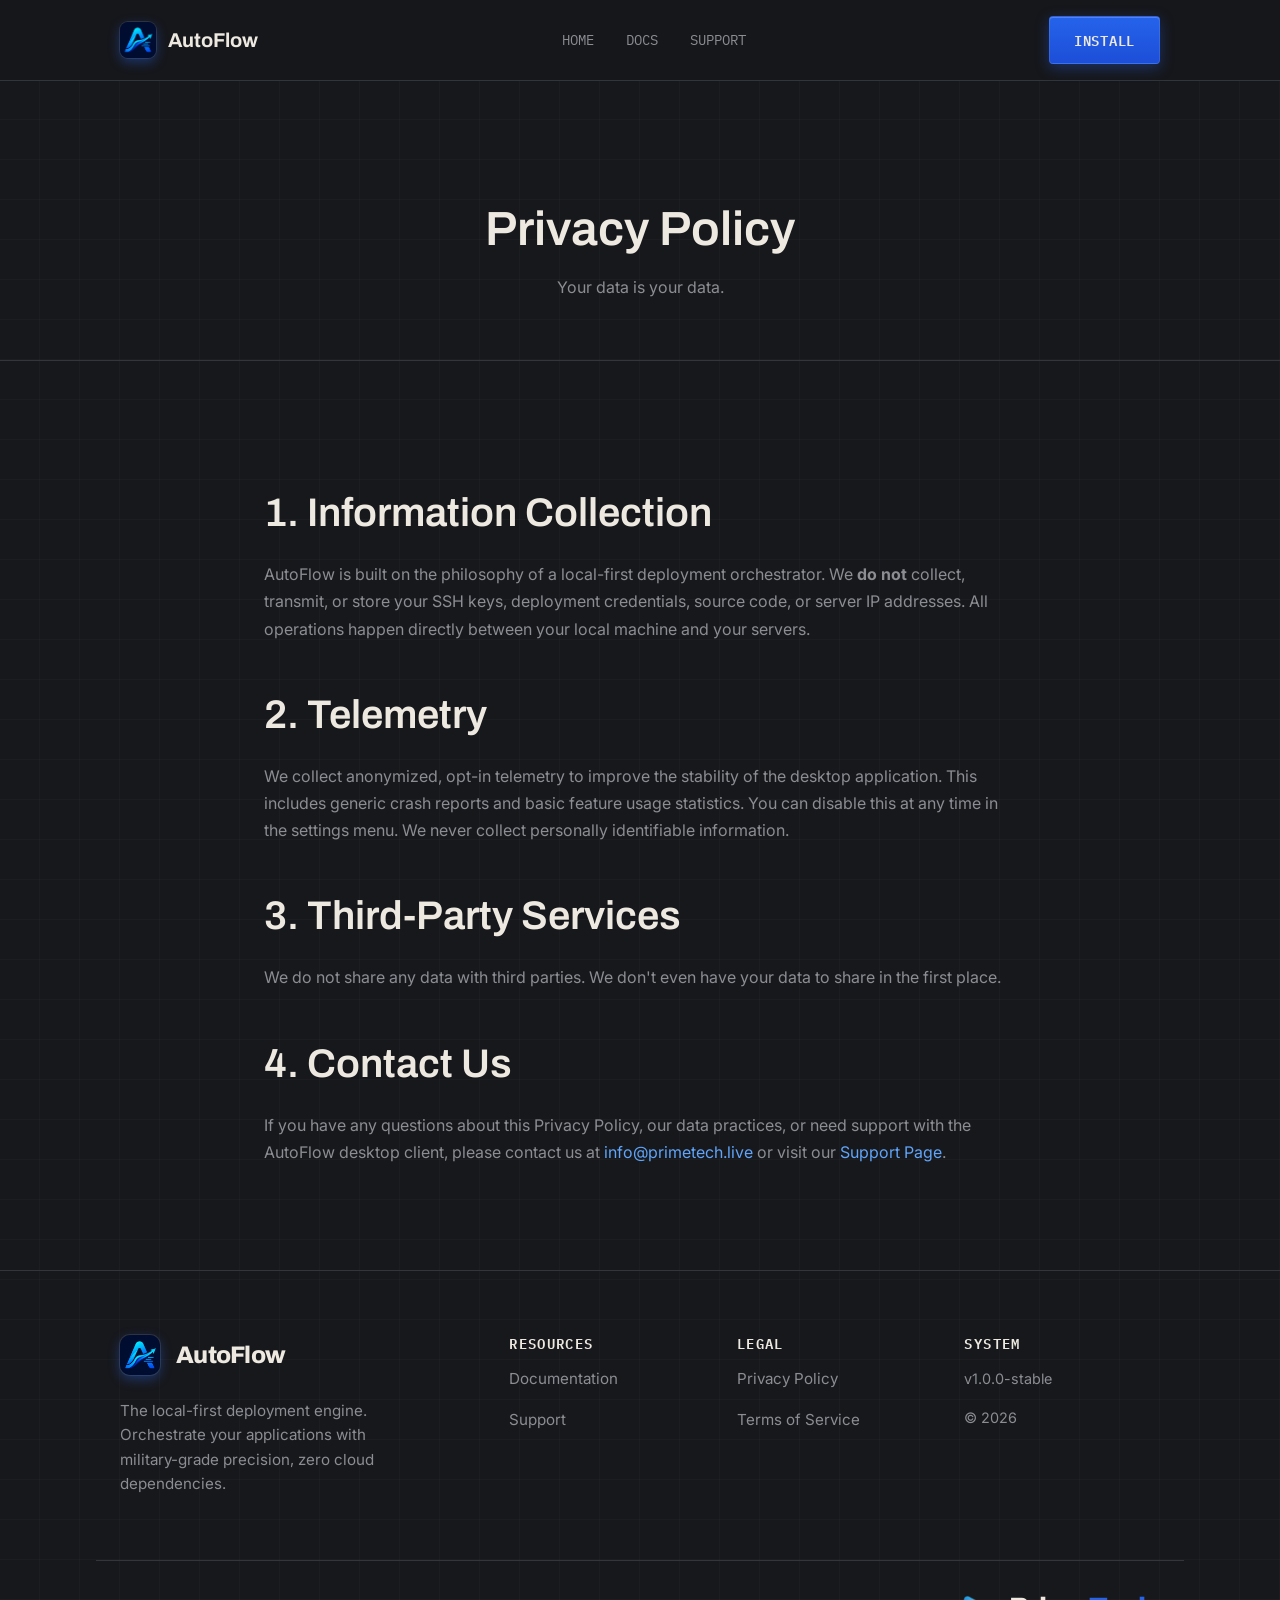
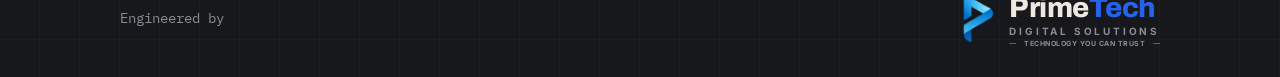
<file: privacy.html>
<!DOCTYPE html>
<html lang="en">
<head>
  <meta charset="UTF-8">
  <meta name="viewport" content="width=device-width, initial-scale=1.0">
  <meta name="description" content="AutoFlow Privacy Policy. Learn about our local-first architecture and commitment to zero credential collection.">
  <title>Privacy Policy | AutoFlow</title>
  
  <link rel="canonical" href="https://autoflow.primetech.live/privacy.html">
  <meta property="og:site_name" content="AutoFlow">
  <meta property="og:title" content="Privacy Policy | AutoFlow">
  <meta property="og:description" content="AutoFlow Privacy Policy - Local-First Deployment Engine. Zero cloud telemetry on credentials.">
  <meta property="og:type" content="website">
  <meta property="og:url" content="https://autoflow.primetech.live/privacy.html">
  <meta property="og:image" content="https://autoflow.primetech.live/Assets/icon-1.png">
  <meta property="og:image:alt" content="AutoFlow Privacy">
  <meta name="twitter:card" content="summary">
  <meta name="twitter:title" content="Privacy Policy | AutoFlow">
  <meta name="twitter:description" content="AutoFlow Privacy Policy - Local-First Deployment Engine.">
  <meta name="twitter:image" content="https://autoflow.primetech.live/Assets/icon-1.png">
  <meta name="theme-color" content="#17181c">

  <link rel="preconnect" href="https://fonts.googleapis.com">
  <link rel="preconnect" href="https://fonts.gstatic.com" crossorigin>
  <link href="https://fonts.googleapis.com/css2?family=Archivo:wght@400;600;700&family=IBM+Plex+Mono:wght@400;500;600&family=Inter:wght@400;500;600&display=swap" rel="stylesheet">
  <link rel="stylesheet" href="styles.css">
  <style>
    .page-header {
      padding: 120px 0 60px;
      text-align: center;
      border-bottom: 1px solid var(--c-hairline);
    }
    .page-content {
      padding: 80px 24px;
      max-width: 800px;
      margin: 0 auto;
      box-sizing: border-box;
    }
    .page-content h2 { margin-top: 48px; margin-bottom: 24px; }
    .page-content p { color: var(--c-slate); line-height: 1.7; margin-bottom: 24px; }

    @media (max-width: 768px) {
      .page-header {
        padding: 48px 16px 32px;
      }
      .page-header h1 {
        font-size: clamp(1.85rem, 6vw, 2.5rem) !important;
      }
      .page-content {
        padding: 40px 20px;
      }
      .page-content h2 {
        margin-top: 32px;
        margin-bottom: 16px;
        font-size: 1.35rem;
      }
      .page-content p {
        font-size: 0.95rem;
        line-height: 1.6;
        word-break: break-word;
      }
      .site-footer {
        padding: 40px 0 24px 0 !important;
      }
      .site-footer .container:first-child {
        grid-template-columns: 1fr !important;
        gap: 36px !important;
      }
      .site-footer .container:first-child > div:last-child {
        grid-template-columns: repeat(3, 1fr) !important;
        gap: 20px !important;
      }
      .site-footer .container:last-child {
        margin-top: 36px !important;
        padding-top: 24px !important;
      }
    }

    @media (max-width: 480px) {
      .page-header {
        padding: 36px 12px 24px;
      }
      .page-header h1 {
        font-size: clamp(1.6rem, 6vw, 2rem) !important;
      }
      .page-content {
        padding: 28px 16px;
      }
      .page-content h2 {
        font-size: 1.2rem;
        margin-top: 24px;
        margin-bottom: 12px;
      }
      .page-content p {
        font-size: 0.9rem;
      }
      .site-footer .container:first-child > div:last-child {
        grid-template-columns: 1fr !important;
        gap: 24px !important;
      }
      .site-footer .container:last-child {
        flex-direction: column !important;
        gap: 16px !important;
        align-items: flex-start !important;
      }
    }
  </style>

  <link rel="icon" type="image/png" href="Assets/icon-1.png">
</head>
<body>
  <!-- Header -->
  <header class="site-header" id="header">
    <div class="container header-inner">
      <a href="/" class="logo">
        <img src="Assets/icon-1.png" alt="AutoFlow Icon" class="logo-img">
        <span class="logo-text">AutoFlow</span>
      </a>
      <nav class="main-nav">
        <a href="/">HOME</a>
        <a href="docs.html">DOCS</a>
        <a href="support.html">SUPPORT</a>
      </nav>
      <div class="header-actions">
        <a href="/#install" class="btn btn-primary" style="text-transform: uppercase;">Install</a>
      </div>
      <button class="mobile-nav-toggle" aria-label="Toggle navigation" aria-expanded="false">
        <svg width="22" height="22" viewBox="0 0 24 24" fill="none" stroke="currentColor" stroke-width="2" stroke-linecap="round" stroke-linejoin="round">
          <line x1="3" y1="12" x2="21" y2="12"></line>
          <line x1="3" y1="6" x2="21" y2="6"></line>
          <line x1="3" y1="18" x2="21" y2="18"></line>
        </svg>
      </button>
    </div>
    <div class="mobile-nav-drawer" id="mobileNavDrawerPrivacy">
      <a href="/">HOME</a>
      <a href="docs.html">DOCS</a>
      <a href="support.html">SUPPORT</a>
      <div class="drawer-cta">
        <a href="/#install" class="btn btn-primary" style="text-align: center; text-transform: uppercase;">Install AutoFlow</a>
        <a href="https://apps.microsoft.com/detail/9N9064GN25F1" target="_blank" rel="noopener noreferrer" class="btn btn-secondary" style="text-align: center;">Microsoft Store</a>
      </div>
    </div>
  </header>

  <main>
    <section class="page-header">
      <div class="container">
        <h1 style="font-size: 3rem;">Privacy Policy</h1>
        <p class="text-slate" style="margin-top: 16px;">Your data is your data.</p>
      </div>
    </section>
    <section class="page-content container">
      <h2>1. Information Collection</h2>
      <p>AutoFlow is built on the philosophy of a local-first deployment orchestrator. We <strong>do not</strong> collect, transmit, or store your SSH keys, deployment credentials, source code, or server IP addresses. All operations happen directly between your local machine and your servers.</p>
      
      <h2>2. Telemetry</h2>
      <p>We collect anonymized, opt-in telemetry to improve the stability of the desktop application. This includes generic crash reports and basic feature usage statistics. You can disable this at any time in the settings menu. We never collect personally identifiable information.</p>
      
      <h2>3. Third-Party Services</h2>
      <p>We do not share any data with third parties. We don't even have your data to share in the first place.</p>
      
      <h2>4. Contact Us</h2>
      <p>If you have any questions about this Privacy Policy, our data practices, or need support with the AutoFlow desktop client, please contact us at <a href="mailto:info@primetech.live" style="color: var(--c-signal);">info@primetech.live</a> or visit our <a href="support.html" style="color: var(--c-signal);">Support Page</a>.</p>
    </section>
  </main>

  <!-- Footer -->
  <footer class="site-footer" style="border-top: 1px solid var(--c-hairline); padding: 64px 0 32px 0; background: transparent;">
    <div class="container" style="max-width: var(--max-width); margin: 0 auto; display: grid; grid-template-columns: 1fr 2fr; gap: 64px;">
      <!-- Left side: AutoFlow branding -->
      <div style="display: flex; flex-direction: column; gap: 24px;">
        <div style="display: flex; align-items: center; gap: 16px;">
          <img src="Assets/icon-1.png" alt="AutoFlow Icon" style="height: 40px; width: 40px; object-fit: contain; border-radius: 10px; background-color: var(--c-panel); box-shadow: 0 4px 12px rgba(37, 99, 235, 0.4), 0 0 0 1px rgba(255, 255, 255, 0.1);">
          <span style="font-family: var(--f-heading); font-size: 1.5rem; font-weight: 800; color: var(--c-bone); letter-spacing: -0.03em;">AutoFlow</span>
        </div>
        <p style="color: var(--c-slate); font-size: 0.95rem; line-height: 1.6; max-width: 300px;">
          The local-first deployment engine. Orchestrate your applications with military-grade precision, zero cloud dependencies.
        </p>
      </div>

      <!-- Right side: Links and System -->
      <div style="display: grid; grid-template-columns: repeat(3, 1fr); gap: 32px;">
        <!-- Resources -->
        <div style="display: flex; flex-direction: column; gap: 16px;">
          <h4 style="color: var(--c-bone); font-family: var(--f-mono); font-size: 0.85rem; letter-spacing: 0.1em; margin: 0;">RESOURCES</h4>
          <a href="docs.html" class="footer-link">Documentation</a>
          <a href="support.html" class="footer-link">Support</a>
        </div>
        <!-- Legal -->
        <div style="display: flex; flex-direction: column; gap: 16px;">
          <h4 style="color: var(--c-bone); font-family: var(--f-mono); font-size: 0.85rem; letter-spacing: 0.1em; margin: 0;">LEGAL</h4>
          <a href="privacy.html" class="footer-link">Privacy Policy</a>
          <a href="terms.html" class="footer-link">Terms of Service</a>
        </div>
        <!-- System -->
        <div style="display: flex; flex-direction: column; gap: 16px;">
          <h4 style="color: var(--c-bone); font-family: var(--f-mono); font-size: 0.85rem; letter-spacing: 0.1em; margin: 0;">SYSTEM</h4>
          <span class="js-footer-version" style="color: var(--c-slate); font-size: 0.9rem;">v1.0.0-stable</span>
          <span style="color: var(--c-slate); font-size: 0.9rem;">&copy; <span class="js-footer-year">2026</span></span>
        </div>
      </div>
    </div>

    <!-- Bottom edge: PrimeTech Logo -->
    <div class="container" style="max-width: var(--max-width); margin: 64px auto 0 auto; padding-top: 32px; border-top: 1px solid var(--c-hairline); display: flex; justify-content: space-between; align-items: center;">
      <span style="color: var(--c-slate); font-size: 0.85rem; font-family: var(--f-mono);">Engineered by</span>
      
      <div style="display: flex; align-items: center; gap: 14px;">
        <img src="Assets/p-logo.png" alt="PrimeTech Logo" style="height: 48px; width: auto;">
        <div style="display: flex; flex-direction: column; justify-content: center; transform: translateY(2px);">
          <div style="font-family: var(--f-heading); font-weight: 800; font-size: 28px; line-height: 0.95; letter-spacing: -0.5px;">
            <span style="color: var(--c-bone);">Prime</span><span style="color: var(--c-primary);">Tech</span>
          </div>
          <div style="font-family: var(--f-body); font-weight: 700; color: var(--c-slate); font-size: 10px; letter-spacing: 2.8px; line-height: 1; margin-top: 4px;">
            DIGITAL SOLUTIONS
          </div>
          <div style="display: flex; align-items: center; gap: 8px; margin-top: 4px; width: 100%;">
            <div style="flex-grow: 1; height: 1px; background-color: var(--c-primary);"></div>
            <div style="font-family: var(--f-body); font-weight: 700; color: var(--c-slate); font-size: 7px; letter-spacing: 0.5px; line-height: 1; white-space: nowrap;">
              TECHNOLOGY YOU CAN TRUST
            </div>
            <div style="flex-grow: 1; height: 1px; background-color: var(--c-primary);"></div>
          </div>
        </div>
      </div>
    </div>
  </footer>
  <div class="floating-actions">

    <button class="float-btn scroll-to-top" title="Scroll to Top">
      <svg xmlns="http://www.w3.org/2000/svg" width="24" height="24" viewBox="0 0 24 24" fill="none" stroke="currentColor" stroke-width="2" stroke-linecap="round" stroke-linejoin="round"><polyline points="18 15 12 9 6 15"></polyline></svg>
    </button>
  </div>
  <script src="main.js"></script>
</body>
</html>
</file>
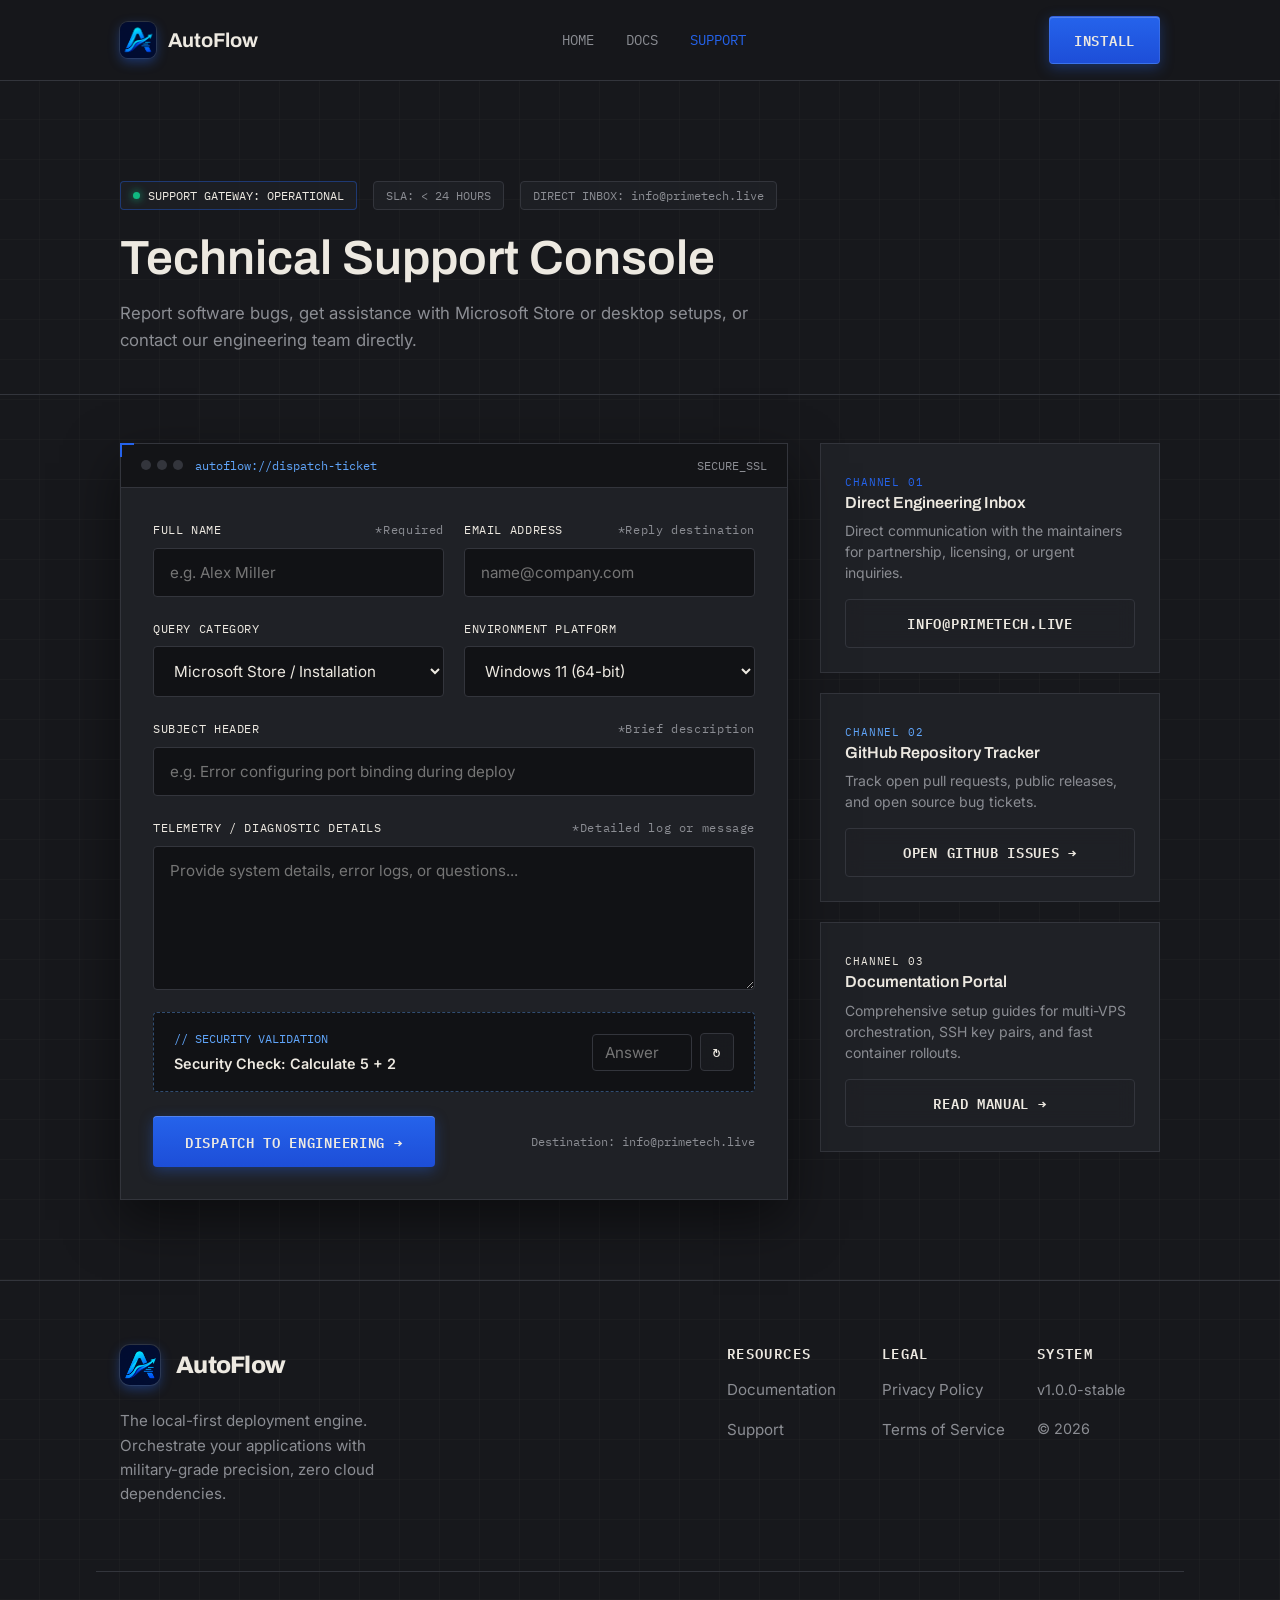
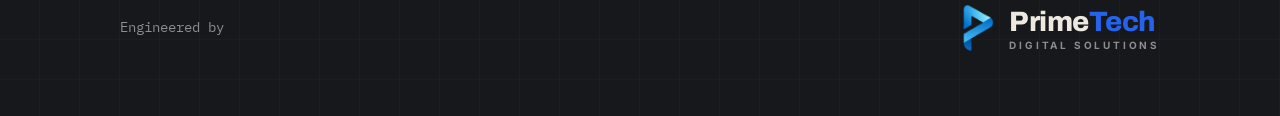
<file: support.html>
<!DOCTYPE html>
<html lang="en">
<head>
  <meta charset="UTF-8">
  <meta name="viewport" content="width=device-width, initial-scale=1.0">
  <meta name="description" content="AutoFlow Technical Support &amp; Dispatch Console. Reach engineering directly for setup, Microsoft Store releases, and server connectivity.">
  <title>Support Console | AutoFlow</title>
  
  <link rel="canonical" href="https://autoflow.primetech.live/support.html">
  <meta property="og:site_name" content="AutoFlow">
  <meta property="og:title" content="Support Console | AutoFlow - Precision Deployment">
  <meta property="og:description" content="Direct technical assistance and ticket dispatch for AutoFlow Desktop &amp; CLI.">
  <meta property="og:type" content="website">
  <meta property="og:url" content="https://autoflow.primetech.live/support.html">
  <meta property="og:image" content="https://autoflow.primetech.live/Assets/icon-1.png">
  <meta property="og:image:alt" content="AutoFlow Support Console">
  <meta name="twitter:card" content="summary">
  <meta name="twitter:title" content="Support Console | AutoFlow">
  <meta name="twitter:description" content="Direct technical assistance and ticket dispatch for AutoFlow.">
  <meta name="twitter:image" content="https://autoflow.primetech.live/Assets/icon-1.png">
  <meta name="theme-color" content="#17181c">

  <link rel="preconnect" href="https://fonts.googleapis.com">
  <link rel="preconnect" href="https://fonts.gstatic.com" crossorigin>
  <link href="https://fonts.googleapis.com/css2?family=Archivo:wght@400;600;700&family=IBM+Plex+Mono:wght@400;500;600&family=Inter:wght@400;500;600&display=swap" rel="stylesheet">
  <link rel="stylesheet" href="styles.css">
  <link rel="icon" type="image/png" href="Assets/icon-1.png">

  <!-- Structured Data: Support & Breadcrumbs -->
  <script type="application/ld+json">
  {
    "@context": "https://schema.org",
    "@graph": [
      {
        "@type": "BreadcrumbList",
        "itemListElement": [
          {
            "@type": "ListItem",
            "position": 1,
            "name": "Home",
            "item": "https://autoflow.primetech.live/"
          },
          {
            "@type": "ListItem",
            "position": 2,
            "name": "Support",
            "item": "https://autoflow.primetech.live/support.html"
          }
        ]
      },
      {
        "@type": "ContactPage",
        "name": "AutoFlow Support Console",
        "url": "https://autoflow.primetech.live/support.html",
        "description": "Direct engineering support for AutoFlow deployment engine."
      }
    ]
  }
  </script>

  <style>
    /* Premium Mission Control Support Console */
    .support-hero {
      padding: 100px 0 40px;
      border-bottom: 1px solid var(--c-hairline);
      position: relative;
    }
    .telemetry-bar {
      display: flex;
      flex-wrap: wrap;
      align-items: center;
      gap: 16px;
      margin-bottom: 20px;
      font-family: var(--f-mono);
      font-size: 0.75rem;
    }
    .telemetry-pill {
      display: inline-flex;
      align-items: center;
      gap: 8px;
      background: rgba(31, 33, 38, 0.8);
      border: 1px solid var(--c-hairline);
      padding: 4px 12px;
      border-radius: 4px;
      color: var(--c-slate);
    }
    .telemetry-pill.live {
      border-color: rgba(37, 99, 235, 0.4);
      color: var(--c-bone);
    }
    .status-dot-green {
      width: 7px;
      height: 7px;
      border-radius: 50%;
      background-color: #10b981;
      box-shadow: 0 0 8px #10b981;
    }
    
    .console-layout {
      display: grid;
      grid-template-columns: 1fr 340px;
      gap: 32px;
      margin-top: 48px;
      margin-bottom: 80px;
      min-width: 0;
    }
    @media (max-width: 900px) {
      .console-layout {
        grid-template-columns: 1fr;
      }
    }

    /* Terminal Instrument Panel */
    .support-terminal-panel {
      background: var(--c-panel);
      border: 1px solid var(--c-hairline);
      position: relative;
      box-shadow: 0 20px 50px rgba(0, 0, 0, 0.5);
      min-width: 0;
      max-width: 100%;
      box-sizing: border-box;
    }
    .support-terminal-panel::before {
      content: '';
      position: absolute;
      top: -1px;
      left: -1px;
      width: 14px;
      height: 14px;
      border-top: 2px solid var(--c-primary);
      border-left: 2px solid var(--c-primary);
    }
    .terminal-top-bar {
      padding: 12px 20px;
      background: rgba(18, 19, 22, 0.9);
      border-bottom: 1px solid var(--c-hairline);
      display: flex;
      justify-content: space-between;
      align-items: center;
      font-family: var(--f-mono);
      font-size: 0.75rem;
    }
    .terminal-controls {
      display: flex;
      gap: 6px;
    }
    .terminal-controls span {
      width: 10px;
      height: 10px;
      border-radius: 50%;
      background: #33353c;
      display: inline-block;
    }
    .form-inner {
      padding: 32px;
      min-width: 0;
      box-sizing: border-box;
    }

    .form-group {
      margin-bottom: 22px;
      display: flex;
      flex-direction: column;
      gap: 8px;
      min-width: 0;
    }
    .form-group label {
      font-family: var(--f-mono);
      font-size: 0.775rem;
      color: var(--c-bone);
      letter-spacing: 0.05em;
      text-transform: uppercase;
      display: flex;
      justify-content: space-between;
      flex-wrap: wrap;
      gap: 4px;
    }
    .form-group label span.hint {
      color: var(--c-slate);
      font-weight: normal;
      text-transform: none;
    }
    .form-control {
      background: #111215;
      border: 1px solid var(--c-hairline);
      color: var(--c-bone);
      padding: 14px 16px;
      font-family: var(--f-body);
      font-size: 0.95rem;
      border-radius: 4px;
      outline: none;
      transition: all 0.2s ease;
      width: 100%;
      max-width: 100%;
      box-sizing: border-box;
      min-width: 0;
    }
    .form-control:focus {
      border-color: var(--c-primary);
      background: #14161a;
      box-shadow: 0 0 0 2px rgba(37, 99, 235, 0.2);
    }
    .form-grid-2 {
      display: grid;
      grid-template-columns: 1fr 1fr;
      gap: 20px;
      min-width: 0;
    }
    .form-submit-row {
      display: flex;
      align-items: center;
      justify-content: space-between;
      flex-wrap: wrap;
      gap: 16px;
    }
    @media (max-width: 600px) {
      .form-grid-2 {
        grid-template-columns: 1fr;
      }
    }

    /* Challenge Box */
    .captcha-container {
      background: #111215;
      border: 1px dashed rgba(96, 165, 250, 0.4);
      padding: 16px 20px;
      border-radius: 4px;
      margin-bottom: 24px;
      display: flex;
      align-items: center;
      justify-content: space-between;
      flex-wrap: wrap;
      gap: 16px;
    }

    /* Floating Toast Notification */
    .toast-notification {
      position: fixed;
      top: 96px;
      right: 24px;
      z-index: 9999;
      min-width: 320px;
      max-width: 440px;
      background: #17181c;
      border: 1px solid var(--c-hairline);
      border-left: 4px solid var(--c-primary);
      padding: 18px 20px;
      box-shadow: 0 16px 40px rgba(0, 0, 0, 0.8);
      border-radius: 4px;
      transform: translateX(120%);
      transition: transform 0.35s cubic-bezier(0.16, 1, 0.3, 1);
      display: flex;
      flex-direction: column;
      gap: 6px;
    }
    .toast-notification.show {
      transform: translateX(0);
    }
    .toast-notification.success {
      border-left-color: #10b981;
    }
    .toast-notification.error {
      border-left-color: #ef4444;
    }
    .toast-title {
      font-family: var(--f-mono);
      font-size: 0.85rem;
      font-weight: 700;
      color: var(--c-bone);
      display: flex;
      align-items: center;
      gap: 8px;
    }
    .toast-body {
      font-size: 0.85rem;
      color: var(--c-slate);
      line-height: 1.4;
    }

    /* Sidebar Channels */
    .channel-box {
      background: var(--c-panel);
      border: 1px solid var(--c-hairline);
      padding: 24px;
      margin-bottom: 20px;
    }
    .channel-box h4 {
      font-size: 1rem;
      margin-bottom: 8px;
      color: var(--c-bone);
      font-family: var(--f-heading);
    }
    .channel-box p {
      color: var(--c-slate);
      font-size: 0.875rem;
      line-height: 1.5;
      margin-bottom: 16px;
    }

    /* Status indicator in form */
    .inline-badge {
      padding: 14px 18px;
      border-radius: 4px;
      margin-top: 20px;
      font-family: var(--f-mono);
      font-size: 0.85rem;
      display: none;
    }
    .inline-badge.success {
      display: flex;
      align-items: center;
      gap: 12px;
      background: rgba(16, 185, 129, 0.12);
      border: 1px solid #10b981;
      color: #34d399;
    }
    .inline-badge.error {
      display: flex;
      align-items: center;
      gap: 12px;
      background: rgba(239, 68, 68, 0.12);
      border: 1px solid #ef4444;
      color: #f87171;
    }

    @media (max-width: 768px) {
      .support-hero {
        padding: 40px 0 24px;
      }
      .console-layout {
        margin-top: 28px;
        margin-bottom: 48px;
        gap: 24px;
        grid-template-columns: 100%;
        min-width: 0;
      }
      .support-terminal-panel {
        max-width: 100%;
        overflow: hidden;
      }
      .form-inner {
        padding: 24px 18px;
      }
      .form-grid-2 {
        grid-template-columns: 1fr;
        gap: 16px;
      }
      .terminal-top-bar {
        padding: 10px 14px;
        font-size: 0.7rem;
        flex-wrap: wrap;
        gap: 8px;
      }
      .captcha-container {
        flex-direction: column;
        align-items: flex-start;
        gap: 12px;
      }
      .captcha-container > div:last-child {
        width: 100%;
      }
      .captcha-container input#captchaAnswer {
        width: auto !important;
        flex: 1 !important;
        min-width: 0 !important;
      }
      .toast-notification {
        min-width: 0;
        max-width: calc(100vw - 32px);
        left: 16px;
        right: 16px;
      }
      #submitBtn {
        width: 100% !important;
        padding: 14px 16px !important;
        font-size: 0.85rem !important;
        text-align: center !important;
        justify-content: center !important;
      }
      .form-submit-row {
        flex-direction: column;
        align-items: stretch !important;
        gap: 12px;
      }
      .form-submit-row span {
        text-align: center;
      }
    }

    @media (max-width: 480px) {
      .form-inner {
        padding: 16px 12px;
      }
      .form-group {
        margin-bottom: 16px;
      }
      .form-control {
        padding: 10px 12px;
        font-size: 0.875rem;
      }
      .terminal-top-bar {
        padding: 8px 10px;
        font-size: 0.65rem;
      }
      .support-hero h1 {
        font-size: clamp(1.6rem, 6vw, 2.1rem) !important;
      }
      .telemetry-bar {
        gap: 8px;
      }
      .telemetry-pill {
        font-size: 0.7rem;
        padding: 3px 8px;
      }
      #submitBtn {
        font-size: 0.8rem !important;
        padding: 12px 14px !important;
      }
      .channel-box {
        padding: 18px 14px;
      }
      .channel-box a {
        word-break: break-all;
      }
    }
  </style>
</head>
<body>

  <!-- Toast Notification Overlay -->
  <div id="toastNotification" class="toast-notification">
    <div class="toast-title" id="toastTitle">System Notification</div>
    <div class="toast-body" id="toastBody">Processing...</div>
  </div>

  <!-- Header -->
  <header class="site-header" id="header">
    <div class="container header-inner">
      <a href="/" class="logo">
        <img src="Assets/icon-1.png" alt="AutoFlow Icon" class="logo-img">
        <span class="logo-text">AutoFlow</span>
      </a>
      <nav class="main-nav">
        <a href="/">HOME</a>
        <a href="docs.html">DOCS</a>
        <a href="support.html" class="active">SUPPORT</a>
      </nav>
      <div class="header-actions">
        <a href="/#install" class="btn btn-primary" style="text-transform: uppercase;">Install</a>
      </div>
      <button class="mobile-nav-toggle" aria-label="Toggle navigation" aria-expanded="false">
        <svg width="22" height="22" viewBox="0 0 24 24" fill="none" stroke="currentColor" stroke-width="2" stroke-linecap="round" stroke-linejoin="round">
          <line x1="3" y1="12" x2="21" y2="12"></line>
          <line x1="3" y1="6" x2="21" y2="6"></line>
          <line x1="3" y1="18" x2="21" y2="18"></line>
        </svg>
      </button>
    </div>
    <div class="mobile-nav-drawer" id="mobileNavDrawerSupport">
      <a href="/">HOME</a>
      <a href="docs.html">DOCS</a>
      <a href="support.html" class="active">SUPPORT</a>
      <div class="drawer-cta">
        <a href="/#install" class="btn btn-primary" style="text-align: center; text-transform: uppercase;">Install AutoFlow</a>
        <a href="https://apps.microsoft.com/detail/9N9064GN25F1" target="_blank" rel="noopener noreferrer" class="btn btn-secondary" style="text-align: center;">Microsoft Store</a>
      </div>
    </div>
  </header>

  <main>
    <!-- Top Hero Telemetry -->
    <section class="support-hero">
      <div class="container">
        <div class="telemetry-bar">
          <div class="telemetry-pill live">
            <span class="status-dot-green"></span>
            <span>SUPPORT GATEWAY: OPERATIONAL</span>
          </div>
          <div class="telemetry-pill">
            <span>SLA: &lt; 24 HOURS</span>
          </div>
          <div class="telemetry-pill">
            <span>DIRECT INBOX: info@primetech.live</span>
          </div>
        </div>

        <h1 style="font-size: 3rem; margin-bottom: 12px;">Technical Support Console</h1>
        <p class="text-slate" style="max-width: 650px; font-size: 1.05rem; line-height: 1.6;">
          Report software bugs, get assistance with Microsoft Store or desktop setups, or contact our engineering team directly.
        </p>
      </div>
    </section>

    <!-- Main Console Grid -->
    <section class="container">
      <div class="console-layout">
        
        <!-- Left: Instrument Terminal Ticket Form -->
        <div class="support-terminal-panel">
          <div class="terminal-top-bar">
            <div style="display: flex; align-items: center; gap: 12px;">
              <div class="terminal-controls">
                <span></span><span></span><span></span>
              </div>
              <span style="color: var(--c-signal);">autoflow://dispatch-ticket</span>
            </div>
            <span style="color: var(--c-slate);">SECURE_SSL</span>
          </div>

          <form id="supportForm" class="form-inner">
            <div class="form-grid-2">
              <div class="form-group">
                <label for="userName">Full Name <span class="hint">*Required</span></label>
                <input type="text" id="userName" name="name" class="form-control" placeholder="e.g. Alex Miller" required>
              </div>
              <div class="form-group">
                <label for="userEmail">Email Address <span class="hint">*Reply destination</span></label>
                <input type="email" id="userEmail" name="email" class="form-control" placeholder="name@company.com" required>
              </div>
            </div>

            <div class="form-grid-2">
              <div class="form-group">
                <label for="ticketCategory">Query Category</label>
                <select id="ticketCategory" name="category" class="form-control" style="cursor: pointer;">
                  <option value="Microsoft Store / Installation">Microsoft Store / Installation</option>
                  <option value="SSH & Remote Server Connectivity">SSH &amp; Remote Server Connectivity</option>
                  <option value="2FA & Security Vault">2FA &amp; Security Vault</option>
                  <option value="Bug Report / Diagnostics">Bug Report / Diagnostics</option>
                  <option value="Feature Suggestion">Feature Suggestion</option>
                  <option value="Enterprise / Direct Inquiry">Enterprise / Direct Inquiry</option>
                </select>
              </div>
              <div class="form-group">
                <label for="platformOS">Environment Platform</label>
                <select id="platformOS" name="platform" class="form-control" style="cursor: pointer;">
                  <option value="Windows 11">Windows 11 (64-bit)</option>
                  <option value="Windows 10">Windows 10 (64-bit)</option>
                  <option value="macOS (Apple Silicon)">macOS (Apple Silicon M1/M2/M3)</option>
                  <option value="macOS (Intel)">macOS (Intel x64)</option>
                  <option value="Linux (Ubuntu/Debian/Fedora)">Linux (AppImage / .deb)</option>
                  <option value="CLI Only">CLI Node Runtime</option>
                </select>
              </div>
            </div>

            <div class="form-group">
              <label for="ticketSubject">Subject Header <span class="hint">*Brief description</span></label>
              <input type="text" id="ticketSubject" name="subject" class="form-control" placeholder="e.g. Error configuring port binding during deploy" required>
            </div>

            <div class="form-group">
              <label for="ticketMessage">Telemetry / Diagnostic Details <span class="hint">*Detailed log or message</span></label>
              <textarea id="ticketMessage" name="message" rows="6" class="form-control" placeholder="Provide system details, error logs, or questions..." required></textarea>
            </div>

            <!-- Mathematical Security Captcha -->
            <div class="captcha-container">
              <div>
                <div style="font-family: var(--f-mono); font-size: 0.75rem; color: var(--c-signal); margin-bottom: 4px;">
                  // SECURITY VALIDATION
                </div>
                <div style="font-size: 0.9rem; color: var(--c-bone); font-weight: 600;" id="captchaQuestion">
                  Loading challenge...
                </div>
              </div>
              <div style="display: flex; align-items: center; gap: 8px;">
                <input type="number" id="captchaAnswer" class="form-control" placeholder="Answer" style="width: 100px; padding: 8px 12px;" required>
                <button type="button" id="refreshCaptchaBtn" class="btn btn-secondary" style="padding: 8px 12px; font-size: 0.75rem;" title="Refresh Captcha">
                  ↻
                </button>
              </div>
            </div>

            <div class="form-submit-row">
              <button type="submit" id="submitBtn" class="btn btn-primary" style="padding: 14px 32px; font-weight: 600; cursor: pointer; border: none;">
                DISPATCH TO ENGINEERING &rarr;
              </button>
              <span style="font-family: var(--f-mono); font-size: 0.75rem; color: var(--c-slate);">
                Destination: info@primetech.live
              </span>
            </div>

            <!-- Inline Notification Confirmation Badge -->
            <div id="inlineStatus" class="inline-badge"></div>
          </form>
        </div>

        <!-- Right: Official Channels & Info -->
        <aside>
          <div class="channel-box">
            <span style="font-family: var(--f-mono); font-size: 0.7rem; color: var(--c-primary); letter-spacing: 0.08em;">CHANNEL 01</span>
            <h4>Direct Engineering Inbox</h4>
            <p>Direct communication with the maintainers for partnership, licensing, or urgent inquiries.</p>
            <a href="mailto:info@primetech.live" class="btn btn-secondary" style="display: block; text-align: center; text-decoration: none;">
              info@primetech.live
            </a>
          </div>

          <div class="channel-box">
            <span style="font-family: var(--f-mono); font-size: 0.7rem; color: var(--c-signal); letter-spacing: 0.08em;">CHANNEL 02</span>
            <h4>GitHub Repository Tracker</h4>
            <p>Track open pull requests, public releases, and open source bug tickets.</p>
            <a href="https://github.com/primetech-live/Autoflow-Release/issues" target="_blank" rel="noopener noreferrer" class="btn btn-secondary" style="display: block; text-align: center; text-decoration: none;">
              Open GitHub Issues &rarr;
            </a>
          </div>

          <div class="channel-box">
            <span style="font-family: var(--f-mono); font-size: 0.7rem; color: var(--c-bone); letter-spacing: 0.08em;">CHANNEL 03</span>
            <h4>Documentation Portal</h4>
            <p>Comprehensive setup guides for multi-VPS orchestration, SSH key pairs, and fast container rollouts.</p>
            <a href="docs.html" class="btn btn-secondary" style="display: block; text-align: center; text-decoration: none;">
              Read Manual &rarr;
            </a>
          </div>
        </aside>

      </div>
    </section>
  </main>

  <!-- Footer -->
  <footer class="site-footer" id="footer">
    <div class="container footer-inner" style="display: flex; justify-content: space-between; align-items: flex-start; flex-wrap: wrap; gap: 48px;">
      <div style="display: flex; flex-direction: column; gap: 24px;">
        <div style="display: flex; align-items: center; gap: 16px;">
          <img src="Assets/icon-1.png" alt="AutoFlow Icon" style="height: 40px; width: 40px; object-fit: contain; border-radius: 10px; background-color: var(--c-panel); box-shadow: 0 4px 12px rgba(37, 99, 235, 0.4), 0 0 0 1px rgba(255, 255, 255, 0.1);">
          <span style="font-family: var(--f-heading); font-size: 1.5rem; font-weight: 800; color: var(--c-bone); letter-spacing: -0.03em;">AutoFlow</span>
        </div>
        <p style="color: var(--c-slate); font-size: 0.95rem; line-height: 1.6; max-width: 300px;">
          The local-first deployment engine. Orchestrate your applications with military-grade precision, zero cloud dependencies.
        </p>
      </div>

      <div style="display: grid; grid-template-columns: repeat(3, 1fr); gap: 32px;">
        <div style="display: flex; flex-direction: column; gap: 16px;">
          <h4 style="color: var(--c-bone); font-family: var(--f-mono); font-size: 0.85rem; letter-spacing: 0.1em; margin: 0;">RESOURCES</h4>
          <a href="docs.html" class="footer-link">Documentation</a>
          <a href="support.html" class="footer-link">Support</a>
        </div>
        <div style="display: flex; flex-direction: column; gap: 16px;">
          <h4 style="color: var(--c-bone); font-family: var(--f-mono); font-size: 0.85rem; letter-spacing: 0.1em; margin: 0;">LEGAL</h4>
          <a href="privacy.html" class="footer-link">Privacy Policy</a>
          <a href="terms.html" class="footer-link">Terms of Service</a>
        </div>
        <div style="display: flex; flex-direction: column; gap: 16px;">
          <h4 style="color: var(--c-bone); font-family: var(--f-mono); font-size: 0.85rem; letter-spacing: 0.1em; margin: 0;">SYSTEM</h4>
          <span class="js-footer-version" style="color: var(--c-slate); font-size: 0.9rem;">v1.0.0-stable</span>
          <span style="color: var(--c-slate); font-size: 0.9rem;">&copy; <span class="js-footer-year">2026</span></span>
        </div>
      </div>
    </div>

    <div class="container" style="max-width: var(--max-width); margin: 64px auto 0 auto; padding-top: 32px; border-top: 1px solid var(--c-hairline); display: flex; justify-content: space-between; align-items: center;">
      <span style="color: var(--c-slate); font-size: 0.85rem; font-family: var(--f-mono);">Engineered by</span>
      
      <div style="display: flex; align-items: center; gap: 14px;">
        <img src="Assets/p-logo.png" alt="PrimeTech Logo" style="height: 48px; width: auto;">
        <div style="display: flex; flex-direction: column; justify-content: center; transform: translateY(2px);">
          <div style="font-family: var(--f-heading); font-weight: 800; font-size: 28px; line-height: 0.95; letter-spacing: -0.5px;">
            <span style="color: var(--c-bone);">Prime</span><span style="color: var(--c-primary);">Tech</span>
          </div>
          <div style="font-family: var(--f-body); font-weight: 700; color: var(--c-slate); font-size: 10px; letter-spacing: 2.8px; line-height: 1; margin-top: 4px;">
            DIGITAL SOLUTIONS
          </div>
        </div>
      </div>
    </div>
  </footer>

  <div class="floating-actions">
    <button class="float-btn scroll-to-top" title="Scroll to Top">
      <svg xmlns="http://www.w3.org/2000/svg" width="24" height="24" viewBox="0 0 24 24" fill="none" stroke="currentColor" stroke-width="2" stroke-linecap="round" stroke-linejoin="round"><polyline points="18 15 12 9 6 15"></polyline></svg>
    </button>
  </div>

  <script>
    // Formspree Production Endpoint
    const FORMSPREE_ENDPOINT = 'https://formspree.io/f/mdeajwbw'; 

    // Toast Notification System
    const toast = document.getElementById('toastNotification');
    const toastTitle = document.getElementById('toastTitle');
    const toastBody = document.getElementById('toastBody');
    let toastTimer = null;

    function showToast(type, title, message) {
      if (toastTimer) clearTimeout(toastTimer);
      toast.className = `toast-notification ${type} show`;
      toastTitle.textContent = title;
      toastBody.textContent = message;
      toastTimer = setTimeout(() => {
        toast.classList.remove('show');
      }, 6000);
    }

    // Mathematical Anti-Spam Captcha
    let captchaNum1 = 0;
    let captchaNum2 = 0;
    let captchaCorrectAnswer = 0;

    const captchaQuestionEl = document.getElementById('captchaQuestion');
    const captchaAnswerEl = document.getElementById('captchaAnswer');
    const refreshCaptchaBtn = document.getElementById('refreshCaptchaBtn');

    function generateCaptcha() {
      captchaNum1 = Math.floor(Math.random() * 9) + 1;
      captchaNum2 = Math.floor(Math.random() * 9) + 1;
      captchaCorrectAnswer = captchaNum1 + captchaNum2;
      captchaQuestionEl.textContent = `Security Check: Calculate ${captchaNum1} + ${captchaNum2}`;
      captchaAnswerEl.value = '';
    }

    refreshCaptchaBtn.addEventListener('click', generateCaptcha);
    generateCaptcha();

    // Form Submission Handler
    const supportForm = document.getElementById('supportForm');
    const submitBtn = document.getElementById('submitBtn');
    const inlineStatus = document.getElementById('inlineStatus');

    supportForm.addEventListener('submit', async function(e) {
      e.preventDefault();

      // Captcha verification
      const userAnswer = parseInt(captchaAnswerEl.value.trim(), 10);
      if (userAnswer !== captchaCorrectAnswer) {
        showToast('error', 'Security Verification Failed', 'Incorrect calculation result. Please try the new security math problem.');
        inlineStatus.className = 'inline-badge error';
        inlineStatus.innerHTML = '<span>✕</span> <span>Incorrect security answer. Please solve the calculation again.</span>';
        inlineStatus.style.display = 'flex';
        generateCaptcha();
        return;
      }

      const name = document.getElementById('userName').value.trim();
      const email = document.getElementById('userEmail').value.trim();
      const category = document.getElementById('ticketCategory').value;
      const platform = document.getElementById('platformOS').value;
      const subject = document.getElementById('ticketSubject').value.trim();
      const message = document.getElementById('ticketMessage').value.trim();

      submitBtn.disabled = true;
      submitBtn.textContent = 'DISPATCHING TICKET...';
      inlineStatus.style.display = 'none';

      try {
        const response = await fetch(FORMSPREE_ENDPOINT, {
          method: 'POST',
          headers: {
            'Content-Type': 'application/json',
            'Accept': 'application/json'
          },
          body: JSON.stringify({
            name,
            email,
            category,
            platform,
            subject,
            message
          })
        });

        if (response.ok) {
          showToast('success', 'Ticket Dispatched Successfully', `Thank you ${name}. Your inquiry has been forwarded to info@primetech.live. A confirmation email has been dispatched.`);
          inlineStatus.className = 'inline-badge success';
          inlineStatus.innerHTML = `<span>✓</span> <span>Message dispatched successfully! Engineering team will respond to <strong>${email}</strong> within 24 hours.</span>`;
          inlineStatus.style.display = 'flex';
          supportForm.reset();
          generateCaptcha();
        } else {
          throw new Error('HTTP ' + response.status);
        }
      } catch (err) {
        showToast('error', 'Direct Dispatch Failure', 'Unable to reach the webhook automatically. Opening your email client to send directly...');
        inlineStatus.className = 'inline-badge error';
        inlineStatus.innerHTML = '<span>!</span> <span>Automatic webhook failed. Opening default email client to send to info@primetech.live...</span>';
        inlineStatus.style.display = 'flex';

        // Native client fallback
        const mailtoSubject = encodeURIComponent(`[AutoFlow Support] ${category} - ${subject}`);
        const mailtoBody = encodeURIComponent(
          `Name: ${name}\n` +
          `Email: ${email}\n` +
          `Platform: ${platform}\n` +
          `Category: ${category}\n\n` +
          `Message:\n${message}\n`
        );
        window.location.href = `mailto:info@primetech.live?subject=${mailtoSubject}&body=${mailtoBody}`;
      } finally {
        submitBtn.disabled = false;
        submitBtn.textContent = 'DISPATCH TO ENGINEERING →';
      }
    });
  </script>
  <script src="main.js"></script>
</body>
</html>
</file>
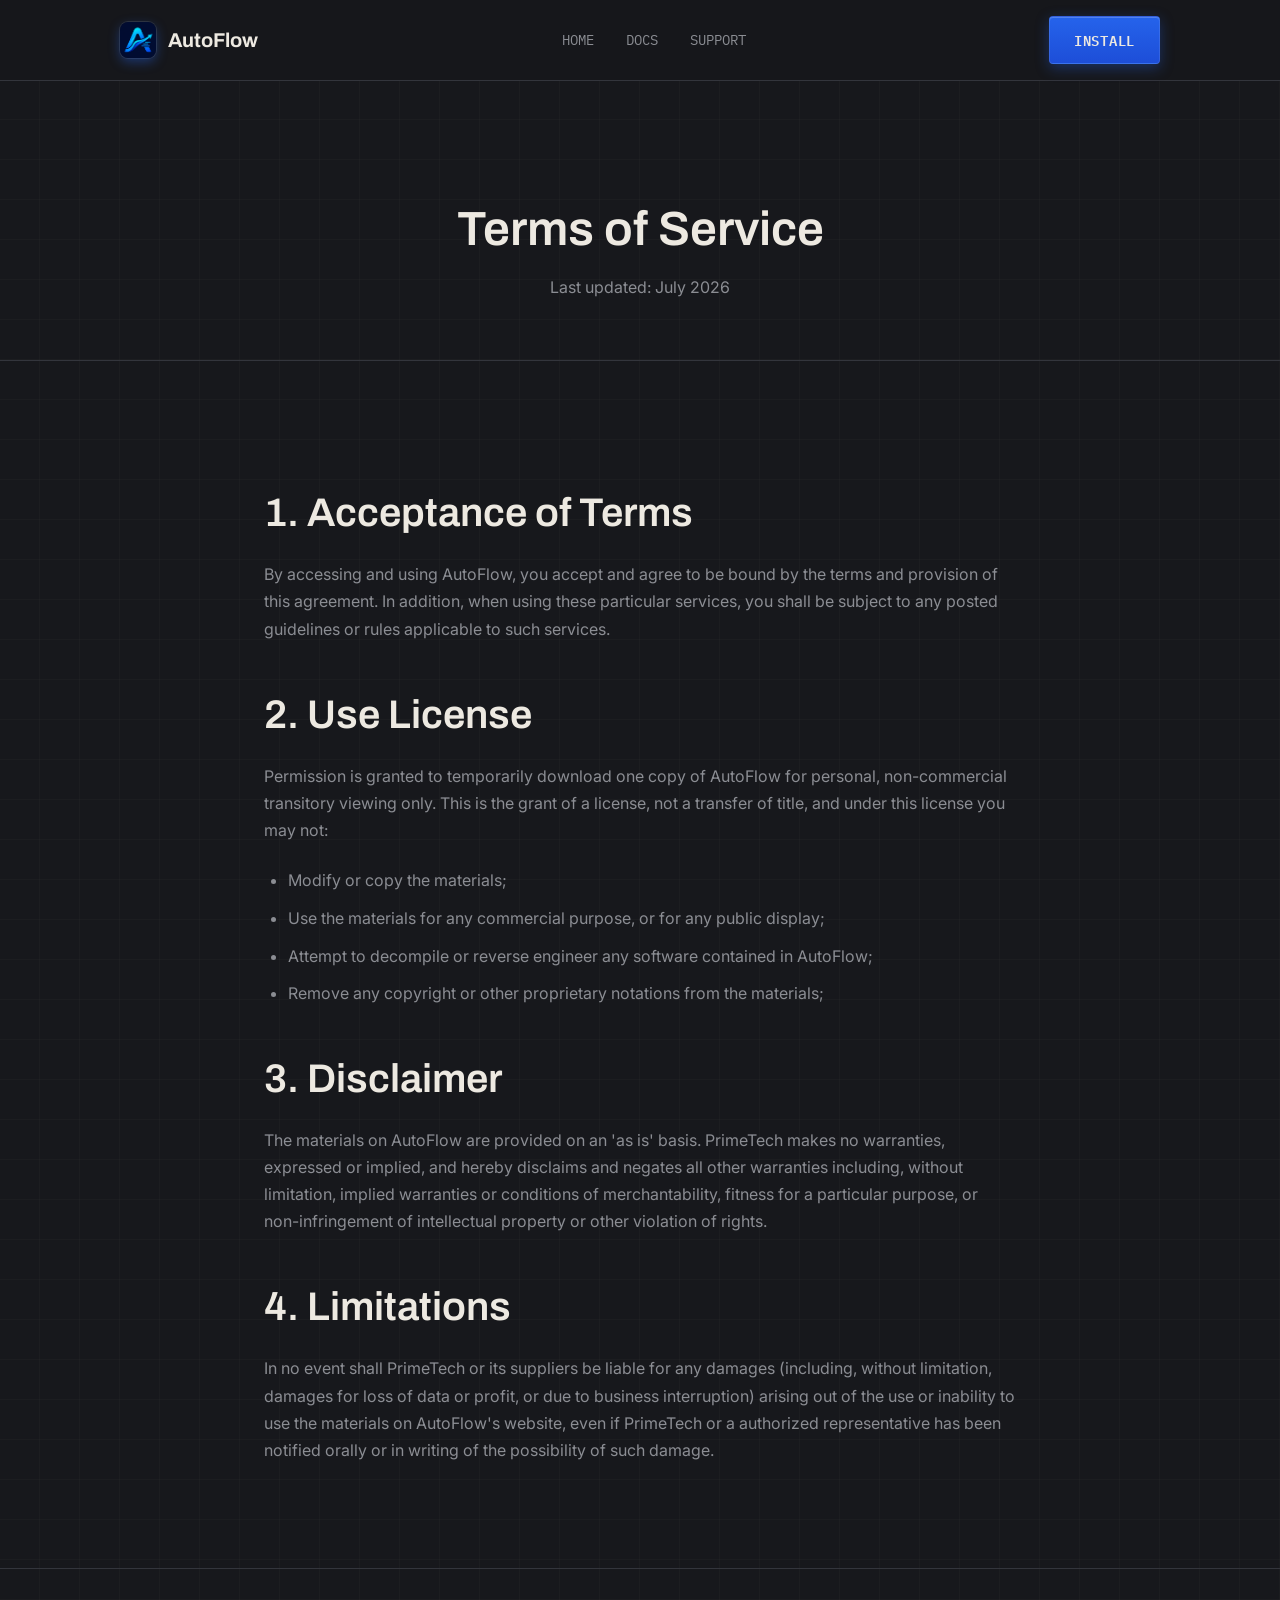
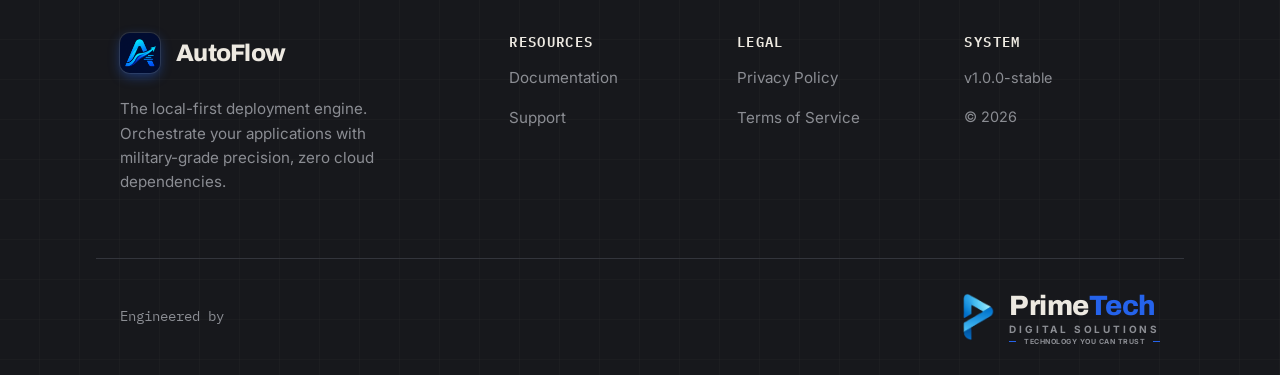
<file: terms.html>
<!DOCTYPE html>
<html lang="en">
<head>
  <meta charset="UTF-8">
  <meta name="viewport" content="width=device-width, initial-scale=1.0">
  <meta name="description" content="AutoFlow Terms of Service and End User License Agreement.">
  <title>Terms of Service | AutoFlow</title>
  
  <link rel="canonical" href="https://autoflow.primetech.live/terms.html">
  <meta property="og:site_name" content="AutoFlow">
  <meta property="og:title" content="Terms of Service | AutoFlow">
  <meta property="og:description" content="AutoFlow Terms of Service - Local-First Deployment Engine.">
  <meta property="og:type" content="website">
  <meta property="og:url" content="https://autoflow.primetech.live/terms.html">
  <meta property="og:image" content="https://autoflow.primetech.live/Assets/icon-1.png">
  <meta property="og:image:alt" content="AutoFlow Terms">
  <meta name="twitter:card" content="summary">
  <meta name="twitter:title" content="Terms of Service | AutoFlow">
  <meta name="twitter:description" content="AutoFlow Terms of Service - Local-First Deployment Engine.">
  <meta name="twitter:image" content="https://autoflow.primetech.live/Assets/icon-1.png">
  <meta name="theme-color" content="#17181c">

  <link rel="preconnect" href="https://fonts.googleapis.com">
  <link rel="preconnect" href="https://fonts.gstatic.com" crossorigin>
  <link href="https://fonts.googleapis.com/css2?family=Archivo:wght@400;600;700&family=IBM+Plex+Mono:wght@400;500;600&family=Inter:wght@400;500;600&display=swap" rel="stylesheet">
  <link rel="stylesheet" href="styles.css">
  <style>
    .page-header {
      padding: 120px 0 60px;
      text-align: center;
      border-bottom: 1px solid var(--c-hairline);
    }
    .page-content {
      padding: 80px 24px;
      max-width: 800px;
      margin: 0 auto;
      box-sizing: border-box;
    }
    .page-content h2 { margin-top: 48px; margin-bottom: 24px; }
    .page-content p { color: var(--c-slate); line-height: 1.7; margin-bottom: 24px; }
    .page-content ul { color: var(--c-slate); margin-bottom: 24px; padding-left: 24px; }
    .page-content li { margin-bottom: 12px; line-height: 1.6; }

    @media (max-width: 768px) {
      .page-header {
        padding: 48px 16px 32px;
      }
      .page-header h1 {
        font-size: clamp(1.85rem, 6vw, 2.5rem) !important;
      }
      .page-content {
        padding: 40px 20px;
      }
      .page-content h2 {
        margin-top: 32px;
        margin-bottom: 16px;
        font-size: 1.35rem;
      }
      .page-content p, .page-content li {
        font-size: 0.95rem;
        line-height: 1.6;
        word-break: break-word;
      }
      .page-content ul {
        padding-left: 20px;
      }
      .site-footer {
        padding: 40px 0 24px 0 !important;
      }
      .site-footer .container:first-child {
        grid-template-columns: 1fr !important;
        gap: 36px !important;
      }
      .site-footer .container:first-child > div:last-child {
        grid-template-columns: repeat(3, 1fr) !important;
        gap: 20px !important;
      }
      .site-footer .container:last-child {
        margin-top: 36px !important;
        padding-top: 24px !important;
      }
    }

    @media (max-width: 480px) {
      .page-header {
        padding: 36px 12px 24px;
      }
      .page-header h1 {
        font-size: clamp(1.6rem, 6vw, 2rem) !important;
      }
      .page-content {
        padding: 28px 16px;
      }
      .page-content h2 {
        font-size: 1.2rem;
        margin-top: 24px;
        margin-bottom: 12px;
      }
      .page-content p, .page-content li {
        font-size: 0.9rem;
      }
      .page-content ul {
        padding-left: 18px;
      }
      .site-footer .container:first-child > div:last-child {
        grid-template-columns: 1fr !important;
        gap: 24px !important;
      }
      .site-footer .container:last-child {
        flex-direction: column !important;
        gap: 16px !important;
        align-items: flex-start !important;
      }
    }
  </style>

  <link rel="icon" type="image/png" href="Assets/icon-1.png">
</head>
<body>
  <!-- Header -->
  <header class="site-header" id="header">
    <div class="container header-inner">
      <a href="/" class="logo">
        <img src="Assets/icon-1.png" alt="AutoFlow Icon" class="logo-img">
        <span class="logo-text">AutoFlow</span>
      </a>
      <nav class="main-nav">
        <a href="/">HOME</a>
        <a href="docs.html">DOCS</a>
        <a href="support.html">SUPPORT</a>
      </nav>
      <div class="header-actions">
        <a href="/#install" class="btn btn-primary" style="text-transform: uppercase;">Install</a>
      </div>
      <button class="mobile-nav-toggle" aria-label="Toggle navigation" aria-expanded="false">
        <svg width="22" height="22" viewBox="0 0 24 24" fill="none" stroke="currentColor" stroke-width="2" stroke-linecap="round" stroke-linejoin="round">
          <line x1="3" y1="12" x2="21" y2="12"></line>
          <line x1="3" y1="6" x2="21" y2="6"></line>
          <line x1="3" y1="18" x2="21" y2="18"></line>
        </svg>
      </button>
    </div>
    <div class="mobile-nav-drawer" id="mobileNavDrawerTerms">
      <a href="/">HOME</a>
      <a href="docs.html">DOCS</a>
      <a href="support.html">SUPPORT</a>
      <div class="drawer-cta">
        <a href="/#install" class="btn btn-primary" style="text-align: center; text-transform: uppercase;">Install AutoFlow</a>
        <a href="https://apps.microsoft.com/detail/9N9064GN25F1" target="_blank" rel="noopener noreferrer" class="btn btn-secondary" style="text-align: center;">Microsoft Store</a>
      </div>
    </div>
  </header>

  <main>
    <section class="page-header">
      <div class="container">
        <h1 style="font-size: 3rem;">Terms of Service</h1>
        <p class="text-slate" style="margin-top: 16px;">Last updated: July 2026</p>
      </div>
    </section>
    <section class="page-content container">
      <h2>1. Acceptance of Terms</h2>
      <p>By accessing and using AutoFlow, you accept and agree to be bound by the terms and provision of this agreement. In addition, when using these particular services, you shall be subject to any posted guidelines or rules applicable to such services.</p>
      
      <h2>2. Use License</h2>
      <p>Permission is granted to temporarily download one copy of AutoFlow for personal, non-commercial transitory viewing only. This is the grant of a license, not a transfer of title, and under this license you may not:</p>
      <ul>
        <li>Modify or copy the materials;</li>
        <li>Use the materials for any commercial purpose, or for any public display;</li>
        <li>Attempt to decompile or reverse engineer any software contained in AutoFlow;</li>
        <li>Remove any copyright or other proprietary notations from the materials;</li>
      </ul>
      
      <h2>3. Disclaimer</h2>
      <p>The materials on AutoFlow are provided on an 'as is' basis. PrimeTech makes no warranties, expressed or implied, and hereby disclaims and negates all other warranties including, without limitation, implied warranties or conditions of merchantability, fitness for a particular purpose, or non-infringement of intellectual property or other violation of rights.</p>
      
      <h2>4. Limitations</h2>
      <p>In no event shall PrimeTech or its suppliers be liable for any damages (including, without limitation, damages for loss of data or profit, or due to business interruption) arising out of the use or inability to use the materials on AutoFlow's website, even if PrimeTech or a authorized representative has been notified orally or in writing of the possibility of such damage.</p>
    </section>
  </main>

  <!-- Footer -->
    <!-- Section 12: Footer -->
  <footer class="site-footer" style="border-top: 1px solid var(--c-hairline); padding: 64px 0 32px 0; background: transparent;">
    <div class="container" style="max-width: var(--max-width); margin: 0 auto; display: grid; grid-template-columns: 1fr 2fr; gap: 64px;">
      <!-- Left side: AutoFlow branding -->
      <div style="display: flex; flex-direction: column; gap: 24px;">
        <div style="display: flex; align-items: center; gap: 16px;">
          <img src="Assets/icon-1.png" alt="AutoFlow Icon" style="height: 40px; width: 40px; object-fit: contain; border-radius: 10px; background-color: var(--c-panel); box-shadow: 0 4px 12px rgba(37, 99, 235, 0.4), 0 0 0 1px rgba(255, 255, 255, 0.1);">
          <span style="font-family: var(--f-heading); font-size: 1.5rem; font-weight: 800; color: var(--c-bone); letter-spacing: -0.03em;">AutoFlow</span>
        </div>
        <p style="color: var(--c-slate); font-size: 0.95rem; line-height: 1.6; max-width: 300px;">
          The local-first deployment engine. Orchestrate your applications with military-grade precision, zero cloud dependencies.
        </p>
      </div>

      <!-- Right side: Links and System -->
      <div style="display: grid; grid-template-columns: repeat(3, 1fr); gap: 32px;">
        <!-- Resources -->
        <div style="display: flex; flex-direction: column; gap: 16px;">
          <h4 style="color: var(--c-bone); font-family: var(--f-mono); font-size: 0.85rem; letter-spacing: 0.1em; margin: 0;">RESOURCES</h4>
          <a href="docs.html" class="footer-link">Documentation</a>
          <a href="support.html" class="footer-link">Support</a>
        </div>
        <!-- Legal -->
        <div style="display: flex; flex-direction: column; gap: 16px;">
          <h4 style="color: var(--c-bone); font-family: var(--f-mono); font-size: 0.85rem; letter-spacing: 0.1em; margin: 0;">LEGAL</h4>
          <a href="privacy.html" class="footer-link">Privacy Policy</a>
          <a href="terms.html" class="footer-link">Terms of Service</a>
        </div>
        <div style="display: flex; flex-direction: column; gap: 16px;">
          <h4 style="color: var(--c-bone); font-family: var(--f-mono); font-size: 0.85rem; letter-spacing: 0.1em; margin: 0;">SYSTEM</h4>
          <span class="js-footer-version" style="color: var(--c-slate); font-size: 0.9rem;">v1.0.0-stable</span>
          <span style="color: var(--c-slate); font-size: 0.9rem;">&copy; <span class="js-footer-year">2026</span></span>
        </div>
      </div>
    </div>

    <!-- Bottom edge: PrimeTech Logo -->
    <div class="container" style="max-width: var(--max-width); margin: 64px auto 0 auto; padding-top: 32px; border-top: 1px solid var(--c-hairline); display: flex; justify-content: space-between; align-items: center;">
      <span style="color: var(--c-slate); font-size: 0.85rem; font-family: var(--f-mono);">Engineered by</span>
      
      <div style="display: flex; align-items: center; gap: 14px;">
        <img src="Assets/p-logo.png" alt="PrimeTech Logo" style="height: 48px; width: auto;">
        <div style="display: flex; flex-direction: column; justify-content: center; transform: translateY(2px);">
          <div style="font-family: var(--f-heading); font-weight: 800; font-size: 28px; line-height: 0.95; letter-spacing: -0.5px;">
            <span style="color: var(--c-bone);">Prime</span><span style="color: var(--c-primary);">Tech</span>
          </div>
          <div style="font-family: var(--f-body); font-weight: 700; color: var(--c-slate); font-size: 10px; letter-spacing: 2.8px; line-height: 1; margin-top: 4px;">
            DIGITAL SOLUTIONS
          </div>
          <div style="display: flex; align-items: center; gap: 8px; margin-top: 4px; width: 100%;">
            <div style="flex-grow: 1; height: 1px; background-color: var(--c-primary);"></div>
            <div style="font-family: var(--f-body); font-weight: 700; color: var(--c-slate); font-size: 7px; letter-spacing: 0.5px; line-height: 1; white-space: nowrap;">
              TECHNOLOGY YOU CAN TRUST
            </div>
            <div style="flex-grow: 1; height: 1px; background-color: var(--c-primary);"></div>
          </div>
        </div>
      </div>
    </div>
  </footer>
  <div class="floating-actions">

    <button class="float-btn scroll-to-top" title="Scroll to Top">
      <svg xmlns="http://www.w3.org/2000/svg" width="24" height="24" viewBox="0 0 24 24" fill="none" stroke="currentColor" stroke-width="2" stroke-linecap="round" stroke-linejoin="round"><polyline points="18 15 12 9 6 15"></polyline></svg>
    </button>
  </div>
  <script src="main.js"></script>
</body>
</html>
</file>
<file: styles.css>
:root {
  /* Colors */
  --c-graphite: #17181C;
  --c-panel: #1F2126;
  --c-hairline: #33353C;
  --c-primary: #2563EB;
  --c-hover: #1D4ED8;
  --c-signal: #60A5FA;
  --c-bone: #EDE9E1;
  --c-slate: #8B8D93;
  --c-error: #ef4444; /* Standard error, if needed */
  
  /* Fonts */
  --f-heading: 'Archivo', sans-serif;
  --f-body: 'Inter', sans-serif;
  --f-mono: 'IBM Plex Mono', monospace;

  /* Layout */
  --max-width: 85%;
  --section-spacing: 120px;
  --border-radius: 0px; /* Flat/industrial */
}

/* Reset */
*, *::before, *::after {
  box-sizing: border-box;
  margin: 0;
  padding: 0;
}

body {
  background-color: var(--c-graphite);
  background-image: 
    linear-gradient(rgba(255, 255, 255, 0.02) 1px, transparent 1px),
    linear-gradient(90deg, rgba(255, 255, 255, 0.02) 1px, transparent 1px);
  background-size: 40px 40px;
  background-position: -1px -1px;
  color: var(--c-bone);
  font-family: var(--f-body);
  line-height: 1.6;
  font-size: 16px;
  -webkit-font-smoothing: antialiased;
  -moz-osx-font-smoothing: grayscale;
  overflow-x: hidden;
}

/* Premium Precision Lighting */
::selection {
  background: rgba(37, 99, 235, 0.35);
  color: #fff;
}

h1, h2, h3, h4, h5, h6 {
  font-family: var(--f-heading);
  font-weight: 600;
  line-height: 1.2;
}

h1 { font-size: 4rem; }
h2 { font-size: 2.5rem; margin-bottom: 1.5rem; }
h3 { font-size: 1.5rem; margin-bottom: 0.75rem; }

a {
  color: var(--c-primary);
  text-decoration: none;
  transition: color 0.2s;
}

a:hover {
  color: var(--c-hover);
}

.font-mono {
  font-family: var(--f-mono);
}

.text-slate {
  color: var(--c-slate);
}

.text-primary {
  color: var(--c-primary);
}

.text-signal {
  color: var(--c-signal);
}

.w-full {
  width: 100%;
}

.container {
  max-width: var(--max-width);
  margin: 0 auto;
  padding: 0 24px;
}

.section-divider {
  padding: var(--section-spacing) 0;
  border-top: 1px solid var(--c-hairline);
}

.section-header {
  margin-bottom: 64px;
}

.section-header.center {
  text-align: center;
}

.section-label {
  display: block;
  font-size: 0.875rem;
  color: var(--c-primary);
  text-transform: uppercase;
  margin-bottom: 16px;
  letter-spacing: 0.05em;
}

/* Instrument Panel Component */
.instrument-panel {
  background-color: var(--c-panel);
  border: 1px solid var(--c-hairline);
  position: relative;
  box-shadow: 0 10px 30px rgba(0, 0, 0, 0.4), inset 0 1px 0 rgba(255, 255, 255, 0.04);
  transition: border-color 0.25s ease, box-shadow 0.25s ease;
}

.instrument-panel:hover {
  border-color: rgba(96, 165, 250, 0.35);
  box-shadow: 0 16px 40px rgba(0, 0, 0, 0.55), 0 0 20px rgba(37, 99, 235, 0.08);
}

/* Corner Ticks */
.instrument-panel::before,
.instrument-panel::after {
  content: '';
  position: absolute;
  width: 8px;
  height: 8px;
  border: 2px solid var(--c-primary);
  opacity: 0.6;
  transition: opacity 0.2s, width 0.2s, height 0.2s;
}
.instrument-panel:hover::before,
.instrument-panel:hover::after {
  opacity: 1;
  width: 10px;
  height: 10px;
}
.instrument-panel::before {
  top: -1px; left: -1px;
  border-right: none; border-bottom: none;
}
.instrument-panel::after {
  bottom: -1px; right: -1px;
  border-left: none; border-top: none;
}

/* Buttons */
.btn {
  display: inline-flex;
  align-items: center;
  justify-content: center;
  padding: 12px 24px;
  font-family: var(--f-mono);
  font-size: 0.875rem;
  font-weight: 600;
  text-transform: uppercase;
  letter-spacing: 0.05em;
  border: 1px solid transparent;
  cursor: pointer;
  border-radius: 4px;
  transition: all 0.2s cubic-bezier(0.16, 1, 0.3, 1);
  position: relative;
}

.btn-primary {
  background: linear-gradient(180deg, #2563EB 0%, #1D4ED8 100%);
  color: var(--c-bone);
  box-shadow: 0 4px 14px rgba(37, 99, 235, 0.35), inset 0 1px 0 rgba(255, 255, 255, 0.2);
  border: 1px solid rgba(255, 255, 255, 0.1);
}

.btn-primary:hover {
  background: linear-gradient(180deg, #3B82F6 0%, #2563EB 100%);
  color: var(--c-bone);
  transform: translateY(-1px);
  box-shadow: 0 6px 20px rgba(37, 99, 235, 0.5), inset 0 1px 0 rgba(255, 255, 255, 0.3);
}

.btn-secondary {
  background-color: rgba(31, 33, 38, 0.6);
  color: var(--c-bone);
  border-color: var(--c-hairline);
  backdrop-filter: blur(8px);
}

.btn-secondary:hover {
  border-color: var(--c-signal);
  color: var(--c-signal);
  background-color: rgba(37, 99, 235, 0.08);
  transform: translateY(-1px);
}

/* --- Section 1: Header --- */
.site-header {
  position: sticky;
  top: 0;
  z-index: 1000;
  background-color: rgba(23, 24, 28, 0.95);
  border-bottom: 1px solid var(--c-hairline);
  backdrop-filter: blur(8px);
}

.header-inner {
  display: flex;
  align-items: center;
  justify-content: space-between;
  height: 80px;
}

.logo {
  display: flex;
  align-items: center;
  gap: 12px;
  font-family: var(--f-heading);
  font-weight: 700;
  font-size: 1.25rem;
  color: var(--c-bone);
}

.logo-img {
  width: 36px;
  height: 36px;
  object-fit: contain;
  border-radius: 8px;
  box-shadow: 0 4px 12px rgba(37, 99, 235, 0.4), 0 0 0 1px rgba(255, 255, 255, 0.1);
  background-color: var(--c-panel);
}

.footer-logo .logo-img {
  width: 48px;
  height: 48px;
  border-radius: 10px;
}

.main-nav {
  display: flex;
  gap: 32px;
}

.main-nav a {
  font-family: var(--f-mono);
  font-size: 0.875rem;
  color: var(--c-slate);
  text-transform: uppercase;
}

.main-nav a:hover,
.main-nav a.active {
  color: var(--c-primary);
}

/* --- Section 2: Hero --- */
.hero {
  position: relative;
  min-height: calc(100vh - 80px);
  display: flex;
  align-items: center;
  padding: 45px 0 80px 0;
  overflow: hidden;
}

.hero-bg-vignette {
  position: absolute;
  top: 50%;
  left: 50%;
  transform: translate(-50%, -50%);
  width: 150vw;
  height: 150vh;
  background: radial-gradient(circle at center, rgba(31, 33, 38, 0.8) 0%, var(--c-graphite) 50%);
  z-index: -1;
  pointer-events: none;
}

.hero-inner {
  display: grid;
  grid-template-columns: minmax(0, 4.2fr) minmax(0, 5.8fr);
  gap: 48px;
  align-items: center;
}

.hero-title {
  margin-bottom: 24px;
}

.hero-description {
  font-size: 1.125rem;
  color: var(--c-slate);
  margin-bottom: 40px;
  max-width: 90%;
}

.hero-cta-group {
  display: flex;
  gap: 16px;
}

/* Hero Terminal */
.hero-terminal {
  width: 100%;
  box-shadow: 0 24px 48px rgba(0, 0, 0, 0.5);
}

.panel-header {
  display: flex;
  justify-content: space-between;
  align-items: center;
  padding: 12px 16px;
  border-bottom: 1px solid var(--c-hairline);
  background-color: rgba(0, 0, 0, 0.2);
}

.panel-label {
  font-family: var(--f-mono);
  font-size: 0.75rem;
  color: var(--c-slate);
  text-transform: uppercase;
  letter-spacing: 0.05em;
}

.pulse-signal {
  width: 8px;
  height: 8px;
  background-color: var(--c-signal);
  border-radius: 50%;
}

@keyframes pulse {
  0% { box-shadow: 0 0 0 0 rgba(96, 165, 250, 0.4); }
  70% { box-shadow: 0 0 0 6px rgba(96, 165, 250, 0); }
  100% { box-shadow: 0 0 0 0 rgba(96, 165, 250, 0); }
}

.pulse-signal {
  animation: pulse 2s infinite;
}

.panel-body {
  padding: 24px;
  font-size: 0.875rem;
}

.term-line {
  margin-bottom: 8px;
  line-height: 1.5;
}

.term-prompt {
  color: var(--c-primary);
  margin-right: 8px;
}

.term-cursor {
  display: inline-block;
  width: 8px;
  height: 16px;
  background-color: var(--c-bone);
  vertical-align: middle;
  animation: blink 1s step-end infinite;
}

@keyframes blink {
  0%, 100% { opacity: 1; }
  50% { opacity: 0; }
}

/* --- Section 3: The Problem --- */
.split-panel {
  display: grid;
  grid-template-columns: 1fr 1fr;
  gap: 64px;
  align-items: center;
}

.faq-accordion {
  display: grid;
  grid-template-columns: 1fr 1fr;
  gap: 24px;
}

.problem-copy h2 {
  max-width: 400px;
}

.problem-diagram {
  padding: 48px;
  display: flex;
  justify-content: center;
  align-items: center;
  height: 100%;
  min-height: 300px;
}

.diagram-nodes {
  display: flex;
  flex-direction: column;
  gap: 16px;
  align-items: center;
}

.node {
  border: 1px solid var(--c-error);
  padding: 12px 24px;
  font-family: var(--f-mono);
  font-size: 0.875rem;
  color: var(--c-error);
  text-transform: uppercase;
}

.node-connector {
  width: 1px;
  height: 24px;
  background-color: var(--c-error);
  opacity: 0.5;
}

/* --- Section 4: Features --- */
.features-grid {
  display: grid;
  grid-template-columns: repeat(3, 1fr);
  gap: 24px;
}

.feature-card {
  padding: 32px;
  display: flex;
  flex-direction: column;
}

.feature-card-wide {
  grid-column: span 2;
}

.feature-icon {
  width: 32px;
  height: 32px;
  border: 1px solid var(--c-primary);
  margin-bottom: 24px;
  position: relative;
}

.feature-icon::after {
  content: '';
  position: absolute;
  top: 8px; left: 8px; right: 8px; bottom: 8px;
  background-color: var(--c-primary);
  opacity: 0.2;
}

.spec-grid {
  margin-top: auto;
  padding-top: 24px;
  border-top: 1px dashed var(--c-hairline);
  display: grid;
  grid-template-columns: 1fr 1fr;
  gap: 16px;
  font-size: 0.75rem;
}

.spec-item {
  display: flex;
  flex-direction: column;
  gap: 4px;
}

.spec-item span:first-child {
  color: var(--c-slate);
}

.spec-item span:last-child {
  color: var(--c-bone);
}

/* --- Section 5: Product Showcase --- */
.two-surfaces {
  position: relative;
  height: 600px;
}

.surface {
  position: absolute;
  box-shadow: 0 32px 64px rgba(0,0,0,0.6);
}

.desktop-surface {
  width: 80%;
  height: 500px;
  top: 0;
  left: 0;
  z-index: 1;
}

.cli-surface {
  width: 50%;
  height: 450px;
  bottom: -40px;
  right: -30px;
  z-index: 2;
}

.window-controls {
  display: flex;
  gap: 6px;
}
.window-controls span {
  width: 8px; height: 8px;
  border: 1px solid var(--c-slate);
  border-radius: 50%;
}

.showcase-mockup {
  height: calc(100% - 45px);
  padding: 24px;
}

.mockup-placeholder {
  display: flex;
  height: 100%;
  gap: 24px;
}

.sidebar {
  width: 200px;
  border-right: 1px solid var(--c-hairline);
  background-image: linear-gradient(var(--c-hairline) 1px, transparent 1px);
  background-size: 100% 32px;
}

.main-view {
  flex: 1;
  display: flex;
  flex-direction: column;
  gap: 24px;
}

.dashboard-header {
  height: 64px;
  border-bottom: 1px solid var(--c-hairline);
}

.dashboard-grid {
  display: flex;
  gap: 16px;
  flex: 1;
}

.dashboard-grid .card {
  flex: 1;
  border: 1px solid var(--c-hairline);
  background: rgba(255,255,255,0.02);
}

/* --- Section 6: How It Works (Redesigned) --- */
.deploy-sequence-panel {
  padding: 0;
  overflow: hidden;
}

.sequence-track {
  display: grid;
  grid-template-columns: repeat(5, 1fr);
  background: var(--c-graphite);
  padding: 64px 32px;
  gap: 64px 0;
  border-top: 1px solid var(--c-hairline);
  transition: opacity 0.8s ease;
  position: relative;
}

.sequence-track.fade-out {
  opacity: 0;
}

.sequence-stage {
  background: transparent;
  padding: 0;
  display: flex;
  flex-direction: column;
  align-items: center;
  gap: 16px;
  position: relative;
}

/* Zigzag Ordering */
.sequence-stage:nth-child(6) { grid-column: 5; grid-row: 2; }
.sequence-stage:nth-child(7) { grid-column: 4; grid-row: 2; }
.sequence-stage:nth-child(8) { grid-column: 3; grid-row: 2; }
.sequence-stage:nth-child(9) { grid-column: 2; grid-row: 2; }
.sequence-stage:nth-child(10) { grid-column: 1; grid-row: 2; }
.sequence-stage:nth-child(11) { grid-column: 1; grid-row: 3; }
.sequence-stage:nth-child(12) { grid-column: 2; grid-row: 3; }
.sequence-stage:nth-child(13) { grid-column: 3; grid-row: 3; }
.sequence-stage:nth-child(14) { grid-column: 4; grid-row: 3; }
.sequence-stage:nth-child(15) { grid-column: 5; grid-row: 3; }

.stage-box {
  background: var(--c-panel);
  border: 1px solid var(--c-hairline);
  border-radius: 8px;
  display: flex;
  flex-direction: column;
  align-items: center;
  justify-content: center;
  gap: 8px;
  position: relative;
  z-index: 2;
  width: 140px;
  height: 80px;
  transition: background 0.3s ease, border-color 0.3s ease;
}

.stage-icon {
  color: var(--c-slate);
  transition: color 0.3s ease;
  display: flex;
  align-items: center;
  justify-content: center;
}

.stage-name {
  color: var(--c-slate);
  font-size: 0.75rem;
  font-weight: 600;
  text-transform: uppercase;
  transition: color 0.3s ease;
  text-align: center;
  letter-spacing: 0.05em;
}

/* Done State */
.sequence-stage.done .stage-box {
  border-color: var(--c-primary);
  background: linear-gradient(rgba(37, 99, 235, 0.05), rgba(37, 99, 235, 0.05)), var(--c-panel);
}

.sequence-stage.done .stage-icon,
.sequence-stage.done .stage-name {
  color: var(--c-bone);
}

/* Pipeline Connecting Lines (Base Gray Wire) */
.sequence-stage::before {
  content: '';
  position: absolute;
  background: var(--c-hairline);
  z-index: 1;
}

/* Fill Lines (Animated Blue Wire) */
.blue-line {
  position: absolute;
  background: var(--c-primary);
  box-shadow: 0 0 8px rgba(37, 99, 235, 0.5);
  z-index: 1;
}

.rocket-icon {
  position: absolute;
  width: 32px;
  height: 32px;
  color: var(--c-primary);
  filter: drop-shadow(0 0 12px rgba(37,99,235,1));
  display: flex;
  align-items: center;
  justify-content: center;
  transition: opacity 0.1s ease;
  opacity: 1;
}
.sequence-stage.passed .rocket-icon {
  opacity: 0;
}
/* Node 15 doesn't need a rocket */
.sequence-stage:nth-child(15) .rocket-icon {
  display: none;
}

/* Row 1 (1-4) & Row 3 (11-14): Lines go Right */
.sequence-stage:nth-child(-n+4)::before,
.sequence-stage:nth-child(n+11):nth-child(-n+14)::before {
  top: 50%;
  left: calc(50% + 50px);
  width: calc(100% - 100px);
  height: 2px;
}
.sequence-stage:nth-child(-n+4) .blue-line,
.sequence-stage:nth-child(n+11):nth-child(-n+14) .blue-line {
  top: 50%;
  left: calc(50% + 50px);
  height: 2px;
  width: 0;
  transition: width 0s;
}
.sequence-stage.done:nth-child(-n+4) .blue-line,
.sequence-stage.done:nth-child(n+11):nth-child(-n+14) .blue-line {
  width: calc(100% - 100px);
  transition: width 1s linear;
}
.sequence-stage:nth-child(-n+4) .rocket-icon,
.sequence-stage:nth-child(n+11):nth-child(-n+14) .rocket-icon {
  right: -16px;
  top: -15px;
  transform: rotate(45deg);
}

/* Row 2 (6-9): Lines go Left */
.sequence-stage:nth-child(n+6):nth-child(-n+9)::before {
  top: 50%;
  right: calc(50% + 50px);
  width: calc(100% - 100px);
  height: 2px;
}
.sequence-stage:nth-child(n+6):nth-child(-n+9) .blue-line {
  top: 50%;
  right: calc(50% + 50px);
  height: 2px;
  width: 0;
  transition: width 0s;
}
.sequence-stage.done:nth-child(n+6):nth-child(-n+9) .blue-line {
  width: calc(100% - 100px);
  transition: width 1s linear;
}
.sequence-stage:nth-child(n+6):nth-child(-n+9) .rocket-icon {
  left: -16px;
  top: -15px;
  transform: rotate(225deg);
}

/* Node 5: Line goes Down */
.sequence-stage:nth-child(5)::before {
  top: calc(50% + 20px);
  left: 50%;
  transform: translateX(-50%);
  width: 2px;
  height: calc(100% + 64px - 40px);
}
.sequence-stage:nth-child(5) .blue-line {
  top: calc(50% + 20px);
  left: 50%;
  transform: translateX(-50%);
  width: 2px;
  height: 0;
  transition: height 0s;
}
.sequence-stage.done:nth-child(5) .blue-line {
  height: calc(100% + 64px - 40px);
  transition: height 1s linear;
}
.sequence-stage:nth-child(5) .rocket-icon {
  bottom: -16px;
  left: -15px;
  transform: rotate(135deg);
}

/* Node 10: Line goes Down */
.sequence-stage:nth-child(10)::before {
  top: calc(50% + 20px);
  left: 50%;
  transform: translateX(-50%);
  width: 2px;
  height: calc(100% + 64px - 40px);
}
.sequence-stage:nth-child(10) .blue-line {
  top: calc(50% + 20px);
  left: 50%;
  transform: translateX(-50%);
  width: 2px;
  height: 0;
  transition: height 0s;
}
.sequence-stage.done:nth-child(10) .blue-line {
  height: calc(100% + 64px - 40px);
  transition: height 1s linear;
}
.sequence-stage:nth-child(10) .rocket-icon {
  bottom: -16px;
  left: -15px;
  transform: rotate(135deg);
}

/* --- Section 7: Supported Technologies --- */
.tech-grid {
  display: grid;
  grid-template-columns: repeat(auto-fit, minmax(140px, 1fr));
  gap: 16px;
  max-width: 900px;
  margin: 0 auto;
}

.tech-badge {
  display: flex;
  align-items: center;
  justify-content: center;
  gap: 12px;
  padding: 16px;
  border: 1px solid var(--c-hairline);
  color: var(--c-slate);
  background-color: var(--c-panel);
  font-size: 0.875rem;
  transition: all 0.2s;
  cursor: default;
}

.tech-icon {
  width: 20px;
  height: 20px;
  opacity: 0.7;
  transition: all 0.2s;
}

.tech-badge:hover {
  border-color: var(--c-primary);
  color: var(--c-bone);
  background-color: rgba(37, 99, 235, 0.05);
}

.tech-badge:hover .tech-icon {
  opacity: 1;
}

/* --- Section 8: CLI --- */
.cli-container {
  display: grid;
  grid-template-columns: 1fr 1fr;
  align-items: center;
}

.cli-info {
  padding: 48px;
  border-right: 1px solid var(--c-hairline);
}

.cli-code {
  padding: 48px;
  display: flex;
  justify-content: center;
}

.code-block {
  display: flex;
  align-items: center;
  background-color: rgba(0,0,0,0.3);
  padding: 16px 24px;
  border: 1px solid var(--c-hairline);
}

.copy-btn {
  background: none;
  border: none;
  color: var(--c-slate);
  margin-left: 24px;
  cursor: pointer;
  transition: color 0.2s;
}

.copy-btn:hover {
  color: var(--c-primary);
}

/* --- Section 9: Pricing --- */
.pricing-grid {
  display: grid;
  grid-template-columns: repeat(3, 1fr);
  gap: 24px;
}

.pricing-card {
  padding: 48px 32px;
  display: flex;
  flex-direction: column;
}

.pricing-card h3 {
  margin-bottom: 8px;
}

.price {
  font-size: 2.5rem;
  margin-bottom: 32px;
}

.price span {
  font-size: 1rem;
}

.pricing-features {
  list-style: none;
  margin-bottom: 48px;
  flex: 1;
}

.pricing-features li {
  margin-bottom: 16px;
  color: var(--c-slate);
  display: flex;
  align-items: flex-start;
  gap: 8px;
}

.pricing-features li::before {
  content: '✓';
  color: var(--c-primary);
  font-family: var(--f-mono);
}

.active-tier {
  border-color: var(--c-primary);
  position: relative;
}

.tier-badge {
  position: absolute;
  top: -12px;
  left: 32px;
  background-color: var(--c-graphite);
  padding: 0 8px;
  font-size: 0.75rem;
  border: 1px solid var(--c-primary);
}

.disabled {
  opacity: 0.5;
}
.disabled .pricing-features li::before {
  color: var(--c-slate);
}

/* --- Section 10: FAQ --- */
.faq-container {
  max-width: var(--max-width);
}

.faq-accordion {
  display: grid;
  grid-template-columns: repeat(2, 1fr);
  gap: 24px;
}

.faq-item {
  padding: 0 32px;
  border-top: none !important;
}

.faq-item:first-child {
  border-top: none;
}

.faq-question {
  width: 100%;
  display: flex;
  justify-content: space-between;
  align-items: center;
  padding: 32px 0;
  background: none;
  border: none;
  color: var(--c-bone);
  font-family: var(--f-heading);
  font-size: 1.125rem;
  font-weight: 600;
  cursor: pointer;
  text-align: left;
}

.faq-icon {
  color: var(--c-primary);
  font-family: var(--f-mono);
  font-size: 1.5rem;
  transition: transform 0.2s;
}

.faq-answer {
  max-height: 0;
  overflow: hidden;
  transition: max-height 0.3s ease-out;
}

.faq-item.open .faq-answer {
  max-height: 200px;
}

.faq-item.open .faq-icon {
  transform: rotate(45deg);
}

.faq-answer p {
  padding-bottom: 24px;
}

/* --- Section 11: Final CTA --- */
.cta-band {
  display: flex;
  align-items: center;
  justify-content: space-between;
  padding: 64px;
}

.cta-content h2 {
  margin-bottom: 8px;
}

.cta-actions {
  display: flex;
  gap: 16px;
}

/* --- Section 12: Footer --- */
.site-footer {
  border-top: 1px solid var(--c-hairline);
  padding: 64px 0;
}

.footer-spec-plate {
  display: flex;
  justify-content: space-between;
  padding: 48px;
}

.footer-logo {
  display: flex;
  align-items: center;
  gap: 12px;
  font-family: var(--f-heading);
  font-weight: 700;
  font-size: 1.25rem;
  color: var(--c-bone);
}

.footer-links {
  display: flex;
  gap: 64px;
  font-size: 0.875rem;
}

.link-group {
  display: flex;
  flex-direction: column;
  gap: 8px;
}

.link-title {
  text-transform: uppercase;
  margin-bottom: 8px;
  letter-spacing: 0.05em;
}

/* --- Mobile Menu Drawer & Hamburger Toggle --- */
.mobile-nav-toggle {
  display: none;
  background: transparent;
  border: 1px solid var(--c-hairline);
  color: var(--c-bone);
  padding: 8px 12px;
  border-radius: 4px;
  cursor: pointer;
  align-items: center;
  justify-content: center;
  transition: all 0.2s ease;
}

.mobile-nav-toggle:hover {
  border-color: var(--c-primary);
  color: var(--c-primary);
}

.mobile-nav-toggle svg {
  display: block;
}

.mobile-nav-drawer {
  display: none;
  position: fixed;
  top: 80px;
  left: 0;
  right: 0;
  background: rgba(23, 24, 28, 0.98);
  border-bottom: 1px solid var(--c-hairline);
  padding: 24px;
  backdrop-filter: blur(16px);
  z-index: 99;
  flex-direction: column;
  gap: 16px;
  box-shadow: 0 20px 40px rgba(0, 0, 0, 0.8);
}

.mobile-nav-drawer.open {
  display: flex;
}

.mobile-nav-drawer a {
  font-family: var(--f-mono);
  font-size: 0.95rem;
  color: var(--c-bone);
  text-transform: uppercase;
  padding: 10px 0;
  border-bottom: 1px solid rgba(255, 255, 255, 0.05);
}

.mobile-nav-drawer a:last-child {
  border-bottom: none;
}

/* Microsoft Store Brand Button */
.btn-ms-store {
  display: inline-flex;
  align-items: center;
  gap: 10px;
  background: #1e2025;
  color: var(--c-bone);
  border: 1px solid rgba(255, 255, 255, 0.15);
  padding: 12px 20px;
  font-family: var(--f-mono);
  font-size: 0.825rem;
  font-weight: 600;
  border-radius: 4px;
  text-transform: uppercase;
  letter-spacing: 0.04em;
  transition: all 0.2s ease;
}

.btn-ms-store:hover {
  background: #252830;
  border-color: var(--c-signal);
  color: #fff;
  transform: translateY(-1px);
  box-shadow: 0 6px 18px rgba(0, 0, 0, 0.5);
}

.btn-ms-store svg {
  flex-shrink: 0;
}

/* --- Responsive Media Queries --- */
@media (max-width: 1024px) {
  .hero {
    min-height: auto !important;
    padding: 45px 0 60px 0 !important;
  }

  .hero-inner {
    grid-template-columns: 1fr !important;
    text-align: center;
    gap: 40px !important;
  }
  
  .hero-content {
    display: flex;
    flex-direction: column;
    align-items: center;
    text-align: center;
    margin: 0 auto;
    max-width: 720px;
    width: 100% !important;
  }

  .hero-slogan {
    font-size: clamp(2rem, 3.8vw, 2.75rem) !important;
    white-space: normal !important;
    min-height: 2.2em !important;
    max-width: 100% !important;
    margin-left: auto !important;
    margin-right: auto !important;
  }

  .hero-description {
    max-width: 620px !important;
    margin-left: auto !important;
    margin-right: auto !important;
    margin-bottom: 28px !important;
  }

  .hero-cta-group {
    justify-content: center !important;
    gap: 14px !important;
  }

  .hero-content > div:last-child,
  .hero-badges-row {
    grid-template-columns: repeat(3, 1fr) !important;
    gap: 20px !important;
    margin-top: 36px !important;
    padding-top: 24px !important;
    max-width: 680px;
    width: 100% !important;
    margin-left: auto !important;
    margin-right: auto !important;
    text-align: left;
  }

  .split-panel {
    grid-template-columns: 1fr;
  }
  
  .features-grid {
    grid-template-columns: repeat(2, 1fr);
  }
  
  .feature-card-wide {
    grid-column: span 1;
  }

  .cli-container {
    grid-template-columns: 1fr;
  }

  .cli-info {
    border-right: none;
    border-bottom: 1px solid var(--c-hairline);
  }

  .two-surfaces {
    margin-top: 24px !important;
    max-width: 720px;
    margin-left: auto !important;
    margin-right: auto !important;
    padding-top: 0 !important;
    padding-bottom: 0 !important;
    width: 100% !important;
  }

  .two-surfaces .instrument-panel > div:last-child {
    width: 100% !important;
    margin-left: 0 !important;
  }

  .hero-terminal {
    position: static !important;
    width: 100% !important;
    margin-top: 20px !important;
    right: auto !important;
    bottom: auto !important;
    box-shadow: 0 16px 36px rgba(0,0,0,0.6) !important;
  }

  .mobile-surface {
    position: static !important;
    margin: 24px auto 0 !important;
    width: 220px !important;
  }

  /* FAQ Tablet */
  .faq-accordion {
    grid-template-columns: 1fr !important;
    gap: 16px !important;
    max-width: 800px;
    margin: 0 auto;
  }

  .faq-item {
    padding: 0 24px !important;
    background-color: var(--c-panel);
    border: 1px solid var(--c-hairline);
    border-radius: 4px;
  }

  .faq-question {
    padding: 22px 0 !important;
    font-size: 1.05rem !important;
    gap: 16px;
  }

  .faq-icon {
    flex-shrink: 0;
  }

  .faq-item.open .faq-answer {
    max-height: 500px !important;
  }

  .faq-answer p {
    padding-bottom: 20px !important;
    line-height: 1.6;
  }

  .site-footer .container:first-child {
    grid-template-columns: 1fr !important;
    gap: 32px !important;
  }

  .site-footer .container:first-child > div:last-child {
    grid-template-columns: repeat(3, 1fr) !important;
    gap: 24px !important;
  }
}

@media (max-width: 768px) {
  h1 { font-size: 2.75rem !important; }
  h2 { font-size: 1.85rem !important; }
  
  .main-nav,
  .header-actions {
    display: none;
  }

  .mobile-nav-toggle {
    display: flex;
  }

  .container {
    max-width: 100%;
    width: 100%;
    padding: 0 20px;
    box-sizing: border-box;
  }

  .hero {
    padding: 30px 0 52px 0 !important;
    min-height: auto !important;
  }

  .hero-inner {
    grid-template-columns: 100% !important;
    gap: 32px !important;
    width: 100% !important;
    box-sizing: border-box !important;
  }

  .hero-content {
    display: flex;
    flex-direction: column;
    align-items: center;
    text-align: center;
    margin: 0 auto;
    width: 100% !important;
    max-width: 100% !important;
    box-sizing: border-box !important;
  }

  .hero-slogan {
    font-size: clamp(1.65rem, 5.2vw, 2.15rem) !important;
    white-space: normal !important;
    min-height: 2.3em !important;
    margin-bottom: 16px !important;
    text-align: center !important;
  }

  .hero-description {
    font-size: 0.975rem !important;
    line-height: 1.55 !important;
    margin-bottom: 24px !important;
    max-width: 100% !important;
    margin-left: auto !important;
    margin-right: auto !important;
    text-align: center !important;
  }

  .hero-cta-group {
    flex-direction: column !important;
    flex-wrap: wrap !important;
    width: 100% !important;
    max-width: 320px !important;
    margin-left: auto !important;
    margin-right: auto !important;
    gap: 12px !important;
  }

  .hero-cta-group .btn,
  .hero-cta-group .btn-ms-store {
    width: 100% !important;
    justify-content: center !important;
    height: 48px !important;
    box-sizing: border-box !important;
  }

  .hero-content > div:last-child,
  .hero-badges-row {
    grid-template-columns: 1fr !important;
    gap: 16px !important;
    margin-top: 28px !important;
    padding-top: 20px !important;
    width: 100% !important;
    max-width: 320px !important;
    margin-left: auto !important;
    margin-right: auto !important;
    box-sizing: border-box !important;
  }

  .two-surfaces {
    position: relative !important;
    height: auto !important;
    padding: 0 !important;
    margin-top: 20px !important;
    width: 100% !important;
    max-width: 100% !important;
    overflow: hidden !important;
    box-sizing: border-box !important;
  }

  .two-surfaces .surface {
    width: 100% !important;
    max-width: 100% !important;
    margin: 0 !important;
    box-sizing: border-box !important;
  }

  .two-surfaces .surface > div:last-child {
    width: 100% !important;
    margin-left: 0 !important;
    box-sizing: border-box !important;
  }

  .hero-terminal {
    position: relative !important;
    right: auto !important;
    bottom: auto !important;
    left: auto !important;
    width: 100% !important;
    max-width: 100% !important;
    margin: 16px auto 0 !important;
    box-sizing: border-box !important;
    box-shadow: 0 16px 36px rgba(0, 0, 0, 0.7) !important;
  }

  .hero-terminal .panel-body {
    padding: 12px 14px !important;
    max-height: 240px !important;
  }

  .hero-terminal pre {
    font-size: clamp(0.44rem, 1.8vw, 0.58rem) !important;
    overflow-x: auto !important;
    -webkit-overflow-scrolling: touch;
  }

  .features-grid {
    grid-template-columns: 1fr;
  }

  .cta-grid {
    grid-template-columns: 1fr !important;
  }

  .cta-card {
    padding: 28px !important;
  }

  /* FAQ Mobile */
  .faq-accordion {
    grid-template-columns: 1fr !important;
    gap: 14px !important;
  }

  .faq-item {
    padding: 0 18px !important;
    background-color: var(--c-panel);
    border: 1px solid var(--c-hairline);
    border-radius: 4px;
  }

  .faq-question {
    padding: 18px 0 !important;
    font-size: 0.975rem !important;
    line-height: 1.4 !important;
    gap: 12px;
  }

  .faq-icon {
    flex-shrink: 0;
    font-size: 1.35rem;
  }

  .faq-item.open .faq-answer {
    max-height: 500px !important;
  }

  .faq-answer p {
    font-size: 0.9rem !important;
    line-height: 1.55 !important;
    padding-bottom: 18px !important;
  }

  .site-footer .container:first-child {
    grid-template-columns: 1fr !important;
    gap: 40px !important;
  }

  .site-footer .container:first-child > div:last-child {
    grid-template-columns: repeat(2, 1fr) !important;
  }

  .site-footer .container:last-child {
    flex-direction: column;
    align-items: flex-start !important;
    gap: 20px;
  }

  /* Vertical Deploy Sequence on Mobile */
  .deploy-sequence-panel {
    overflow: hidden !important;
    width: 100% !important;
    max-width: 100% !important;
    box-sizing: border-box !important;
  }

  .sequence-track {
    display: flex !important;
    flex-direction: column !important;
    align-items: center !important;
    min-width: 0 !important;
    width: 100% !important;
    max-width: 100% !important;
    padding: 36px 16px !important;
    gap: 28px !important;
    box-sizing: border-box !important;
  }

  .sequence-stage {
    grid-column: auto !important;
    grid-row: auto !important;
    width: 100% !important;
    max-width: 280px !important;
    position: relative !important;
    display: flex !important;
    flex-direction: column !important;
    align-items: center !important;
  }

  .stage-box {
    width: 100% !important;
    max-width: 280px !important;
    height: auto !important;
    min-height: 54px !important;
    padding: 10px 16px !important;
    flex-direction: row !important;
    justify-content: flex-start !important;
    gap: 14px !important;
    box-sizing: border-box !important;
  }

  .stage-icon {
    flex-shrink: 0 !important;
  }

  .stage-name {
    font-size: 0.8rem !important;
    text-align: left !important;
    letter-spacing: 0.05em !important;
  }

  .sequence-stage::before {
    top: 100% !important;
    bottom: auto !important;
    left: 50% !important;
    right: auto !important;
    transform: translateX(-50%) !important;
    width: 2px !important;
    height: 28px !important;
  }

  .sequence-stage:last-child::before,
  .sequence-stage:nth-child(15)::before {
    display: none !important;
  }

  .blue-line {
    top: 100% !important;
    bottom: auto !important;
    left: 50% !important;
    right: auto !important;
    transform: translateX(-50%) !important;
    width: 2px !important;
    height: 0 !important;
    transition: height 0.8s linear !important;
  }

  .sequence-stage.done .blue-line {
    height: 28px !important;
    width: 2px !important;
  }

  .rocket-icon {
    top: auto !important;
    bottom: -16px !important;
    left: 50% !important;
    right: auto !important;
    transform: translateX(-50%) rotate(135deg) !important;
    width: 26px !important;
    height: 26px !important;
  }

  .rocket-icon svg {
    width: 22px !important;
    height: 22px !important;
  }

  .sequence-stage:last-child .rocket-icon,
  .sequence-stage:nth-child(15) .rocket-icon {
    display: none !important;
  }

  pre {
    font-size: 0.6rem !important;
  }
}

@media (max-width: 480px) {
  h1 { font-size: 2.25rem !important; }
  h2 { font-size: 1.5rem !important; }
  
  .hero {
    padding: 24px 0 40px 0 !important;
  }

  .hero-slogan {
    font-size: clamp(1.35rem, 6.2vw, 1.75rem) !important;
    min-height: 2.4em !important;
    margin-bottom: 14px !important;
  }

  .hero-description {
    font-size: 0.925rem !important;
    line-height: 1.5 !important;
    margin-bottom: 20px !important;
  }

  .hero-cta-group {
    max-width: 100% !important;
  }

  .hero-content > div:last-child,
  .hero-badges-row {
    max-width: 100% !important;
    gap: 14px !important;
    margin-top: 24px !important;
    padding-top: 18px !important;
  }

  .hero-terminal pre {
    font-size: clamp(0.38rem, 2.1vw, 0.5rem) !important;
    line-height: 1.25 !important;
  }

  /* FAQ Small Mobile */
  .faq-item {
    padding: 0 14px !important;
  }

  .faq-question {
    padding: 15px 0 !important;
    font-size: 0.925rem !important;
    gap: 10px;
  }

  .faq-answer p {
    font-size: 0.85rem !important;
    padding-bottom: 14px !important;
  }

  .site-footer .container:first-child > div:last-child {
    grid-template-columns: 1fr !important;
    gap: 24px !important;
  }

  .hero-status-pill {
    max-width: 100%;
    font-size: 0.7rem;
    padding: 4px 10px;
  }
}

/* Prefers Reduced Motion */
@media (prefers-reduced-motion: reduce) {
  *, *::before, *::after {
    animation-duration: 0.01ms !important;
    animation-iteration-count: 1 !important;
    transition-duration: 0.01ms !important;
    scroll-behavior: auto !important;
  }
}

/* Floating Actions */
.floating-actions {
  position: fixed;
  bottom: 24px;
  right: 24px;
  z-index: 1000;
  display: flex;
  flex-direction: column;
  gap: 12px;
}

.float-btn {
  width: 48px;
  height: 48px;
  border-radius: 50%;
  background-color: var(--c-primary);
  color: var(--c-bone);
  border: none;
  cursor: pointer;
  display: flex;
  align-items: center;
  justify-content: center;
  box-shadow: 0 4px 12px rgba(0, 0, 0, 0.3);
  transition: background-color 0.2s, transform 0.2s, opacity 0.2s;
}

.float-btn:hover {
  background-color: var(--c-hover);
  transform: translateY(-2px);
}

.scroll-to-top {
  opacity: 0;
  display: none;
}

.footer-link {
  color: var(--c-slate);
  text-decoration: none;
  transition: color 0.2s;
  font-size: 0.95rem;
}
.footer-link:hover {
  color: var(--c-primary);
}

/* --- Mobile Navigation Hamburger & Drawer --- */
.mobile-nav-toggle {
  display: none;
  background: transparent;
  border: 1px solid var(--c-hairline);
  color: var(--c-bone);
  width: 40px;
  height: 40px;
  border-radius: 4px;
  align-items: center;
  justify-content: center;
  cursor: pointer;
  padding: 0;
  transition: background-color 0.2s, border-color 0.2s;
}

.mobile-nav-toggle:hover {
  background-color: var(--c-panel);
  border-color: var(--c-primary);
}

.mobile-nav-drawer {
  display: none;
  position: fixed;
  top: 80px;
  left: 0;
  width: 100%;
  right: 0;
  background: rgba(23, 24, 28, 0.98);
  backdrop-filter: blur(16px);
  -webkit-backdrop-filter: blur(16px);
  border-bottom: 1px solid var(--c-hairline);
  padding: 20px 24px 28px;
  flex-direction: column;
  gap: 16px;
  z-index: 1001;
  box-shadow: 0 12px 32px rgba(0, 0, 0, 0.6);
}

.mobile-nav-drawer.open {
  display: flex !important;
}

.mobile-nav-drawer a {
  font-family: var(--f-mono);
  font-size: 0.9rem;
  font-weight: 500;
  letter-spacing: 0.05em;
  color: var(--c-bone);
  text-decoration: none;
  padding: 10px 0;
  border-bottom: 1px solid rgba(255, 255, 255, 0.06);
  transition: color 0.2s, padding-left 0.2s;
}

.mobile-nav-drawer a:last-child {
  border-bottom: none;
}

.mobile-nav-drawer a:hover,
.mobile-nav-drawer a.active {
  color: var(--c-primary);
  padding-left: 6px;
}

.mobile-nav-drawer .drawer-cta {
  margin-top: 8px;
  display: flex;
  flex-direction: column;
  gap: 10px;
}

/* --- Microsoft Store Badge Button --- */
.btn-ms-store {
  display: inline-flex;
  align-items: center;
  gap: 10px;
  background: #111215;
  color: var(--c-bone);
  border: 1px solid var(--c-hairline);
  padding: 0 16px;
  height: 46px;
  border-radius: 4px;
  font-family: var(--f-heading);
  font-weight: 600;
  font-size: 0.875rem;
  text-decoration: none;
  transition: all 0.2s ease;
  line-height: 1.2;
  box-sizing: border-box;
}

.btn-ms-store:hover {
  background: #1a1c22;
  border-color: #0078d4;
  color: #ffffff;
  transform: translateY(-1px);
  box-shadow: 0 4px 16px rgba(0, 120, 212, 0.25);
}

.btn-ms-store .ms-text-group {
  display: flex;
  flex-direction: column;
  align-items: flex-start;
}

.btn-ms-store .ms-small-tag {
  font-family: var(--f-mono);
  font-size: 0.65rem;
  letter-spacing: 0.05em;
  color: var(--c-slate);
  text-transform: uppercase;
  line-height: 1;
}

.btn-ms-store .ms-main-title {
  font-size: 0.9rem;
  font-weight: 700;
  color: var(--c-bone);
  line-height: 1.2;
}

@media (max-width: 768px) {
  .mobile-nav-toggle {
    display: inline-flex;
  }
  .site-header .main-nav,
  .site-header .header-actions {
    display: none;
  }
}
</file>
